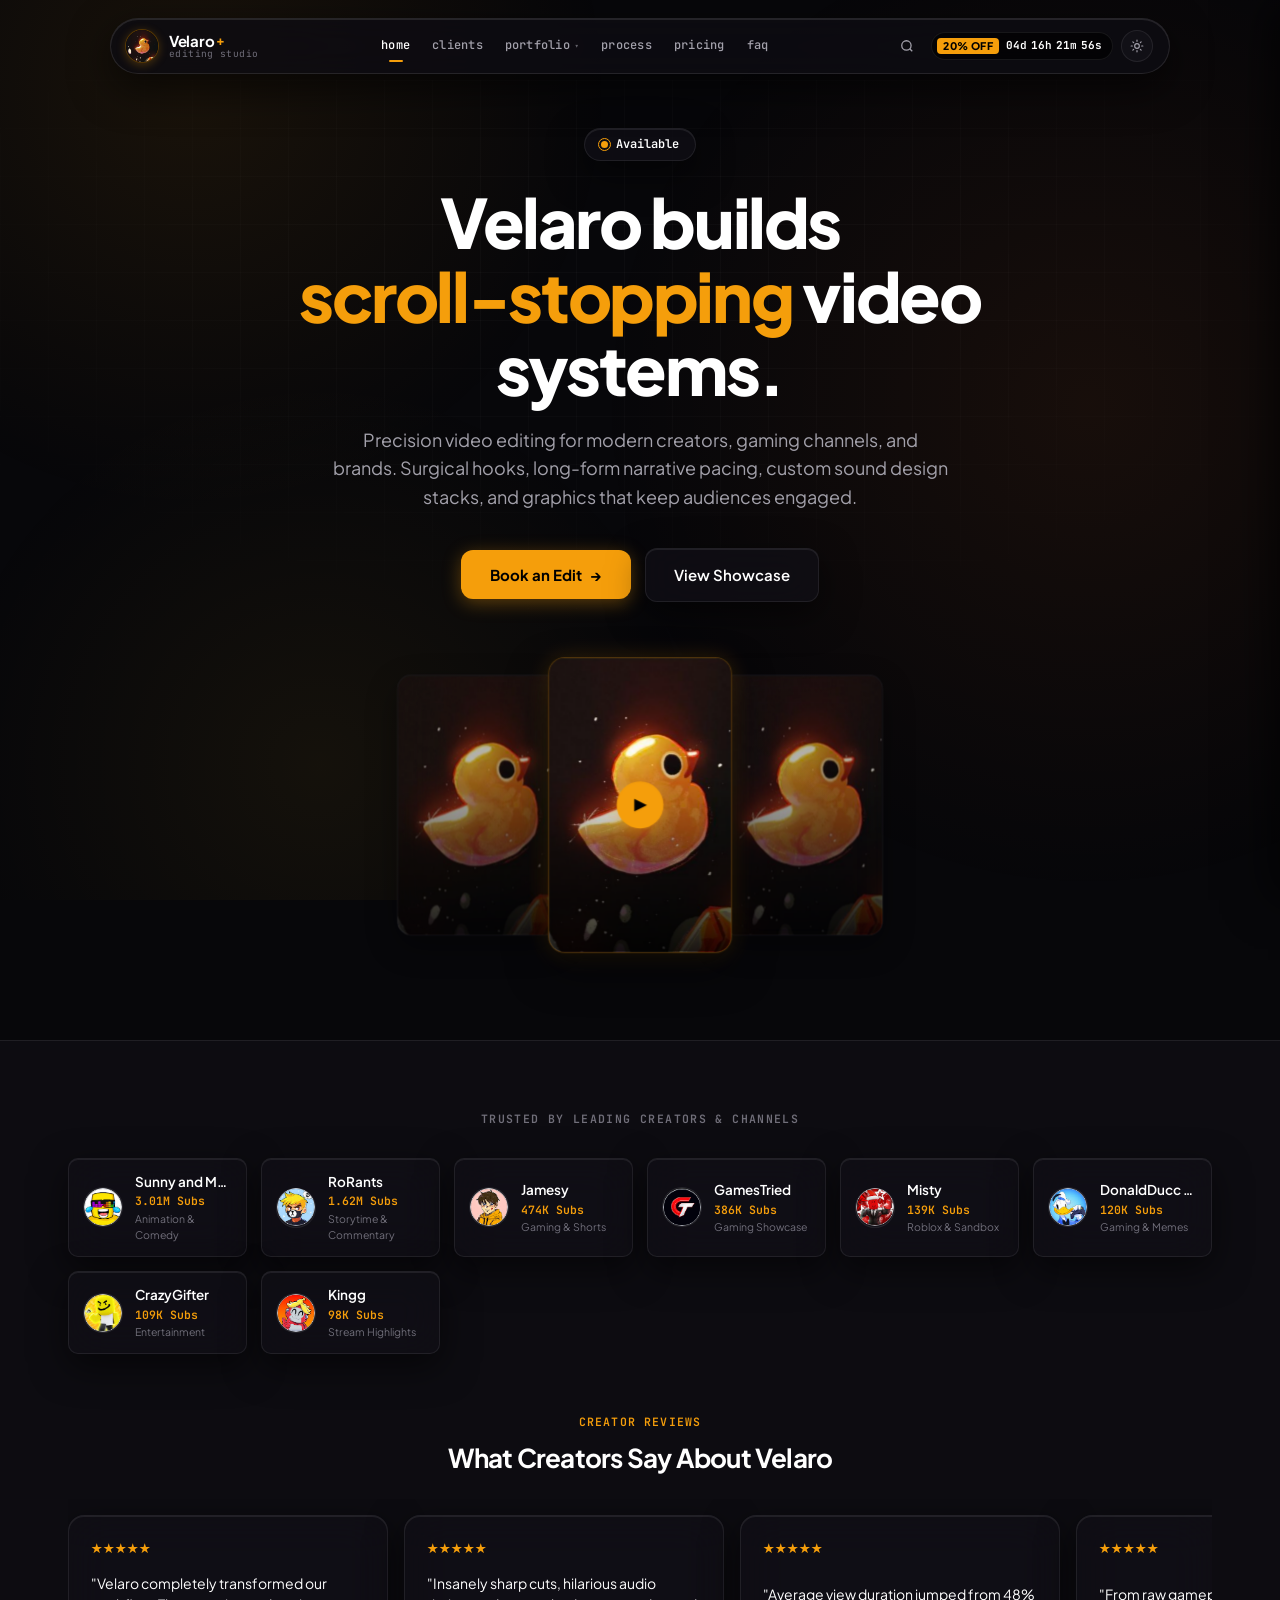
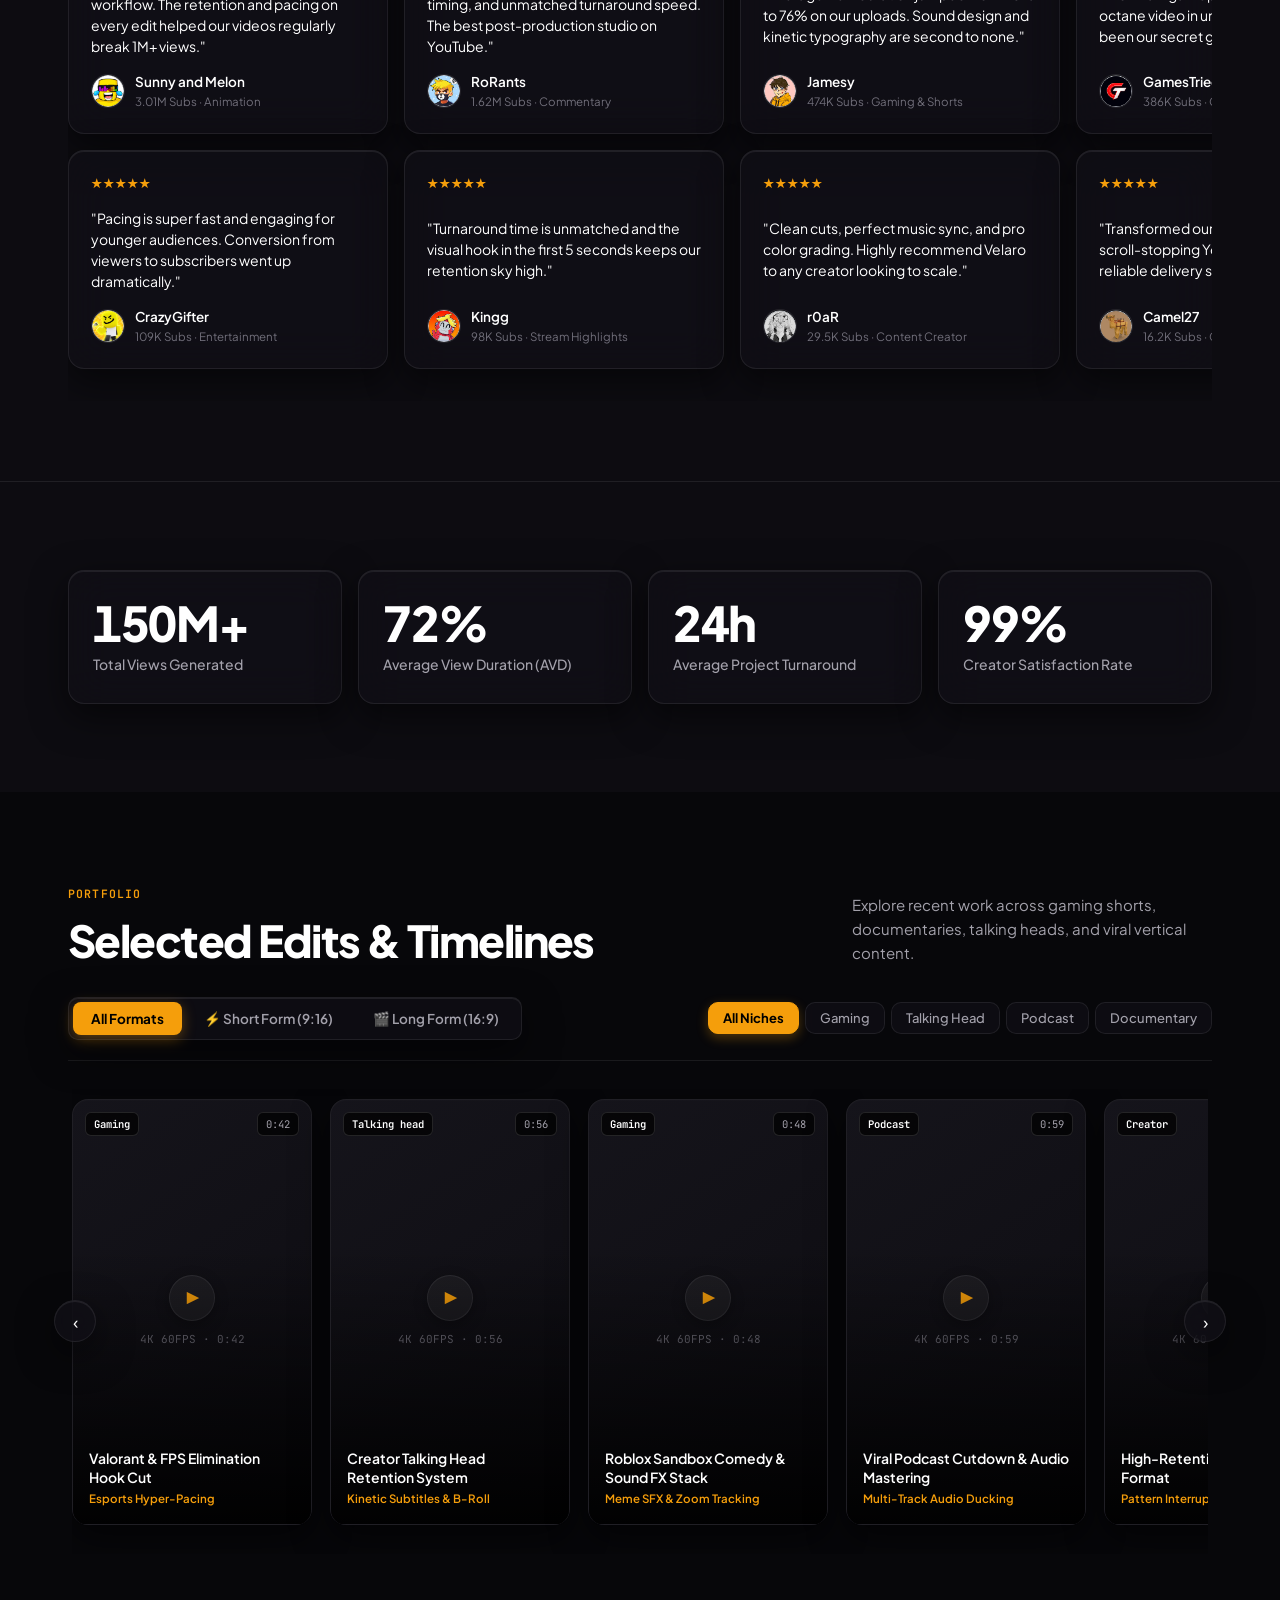
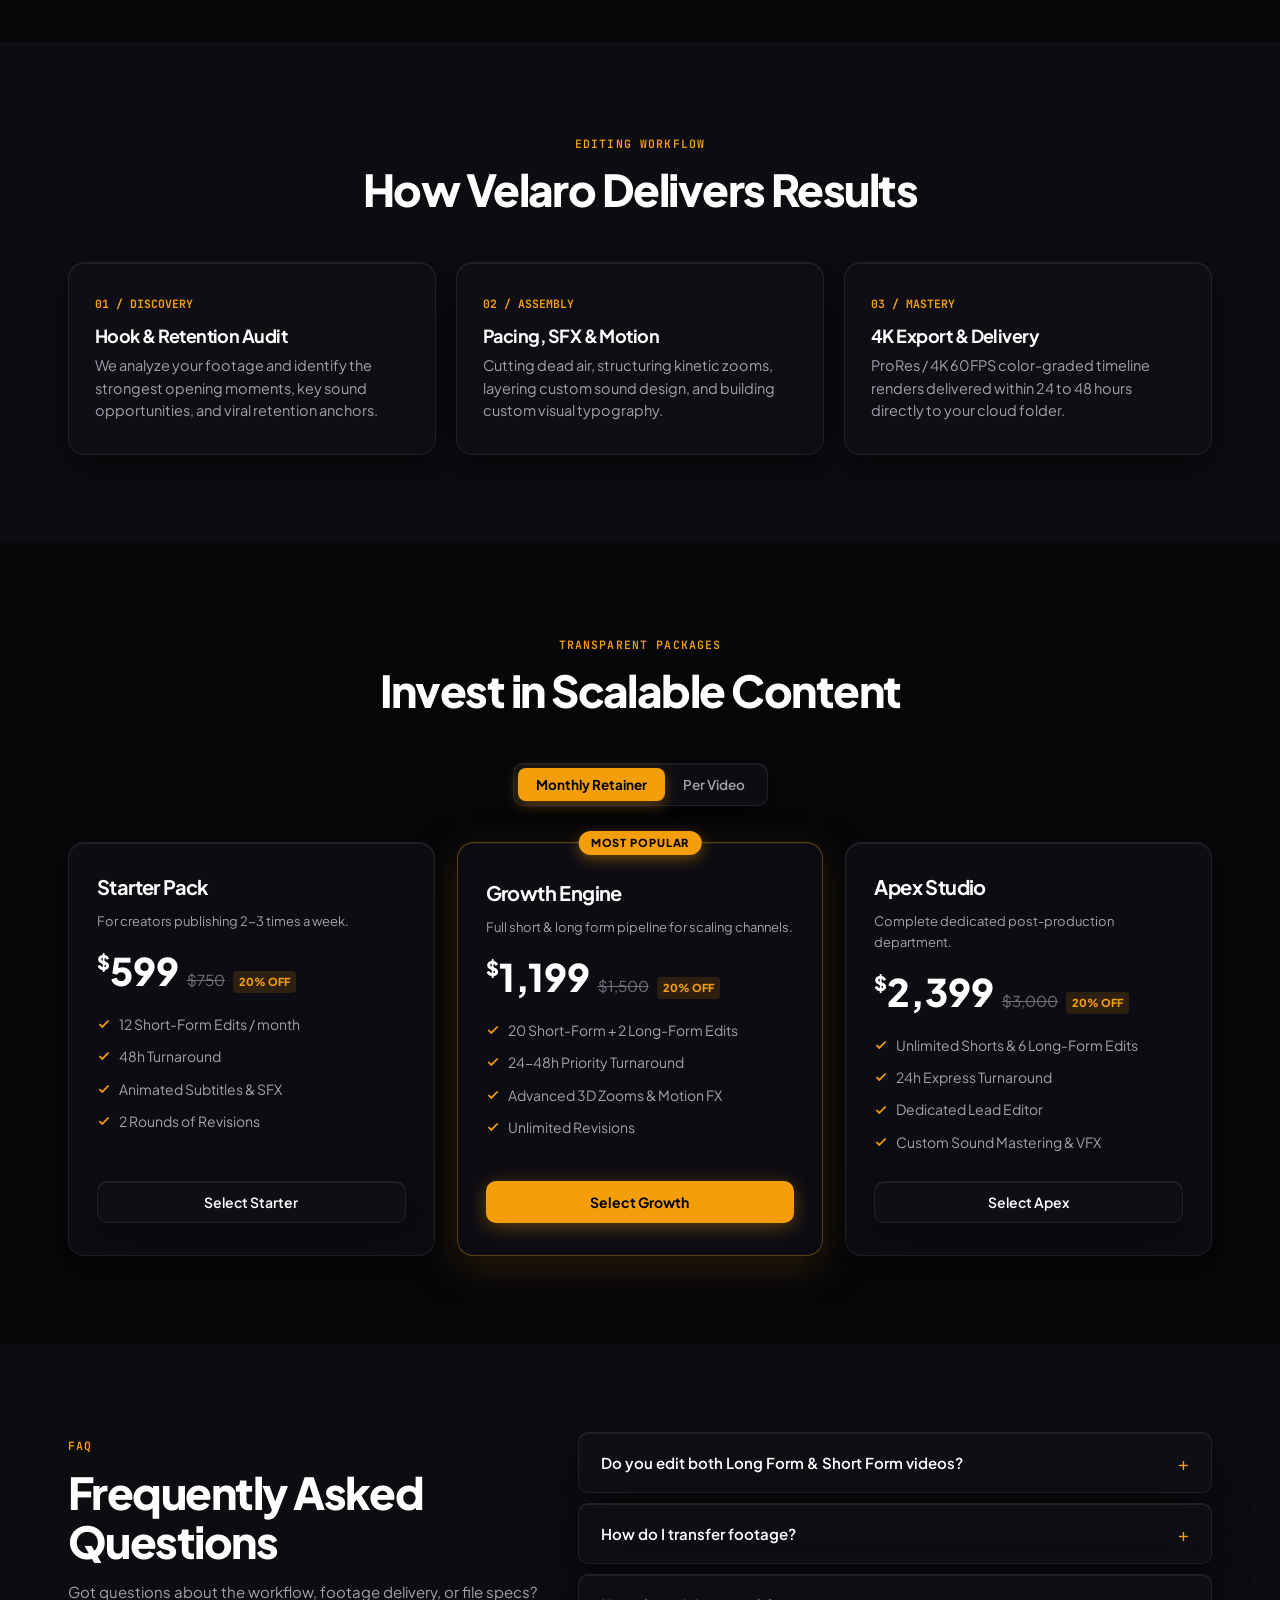
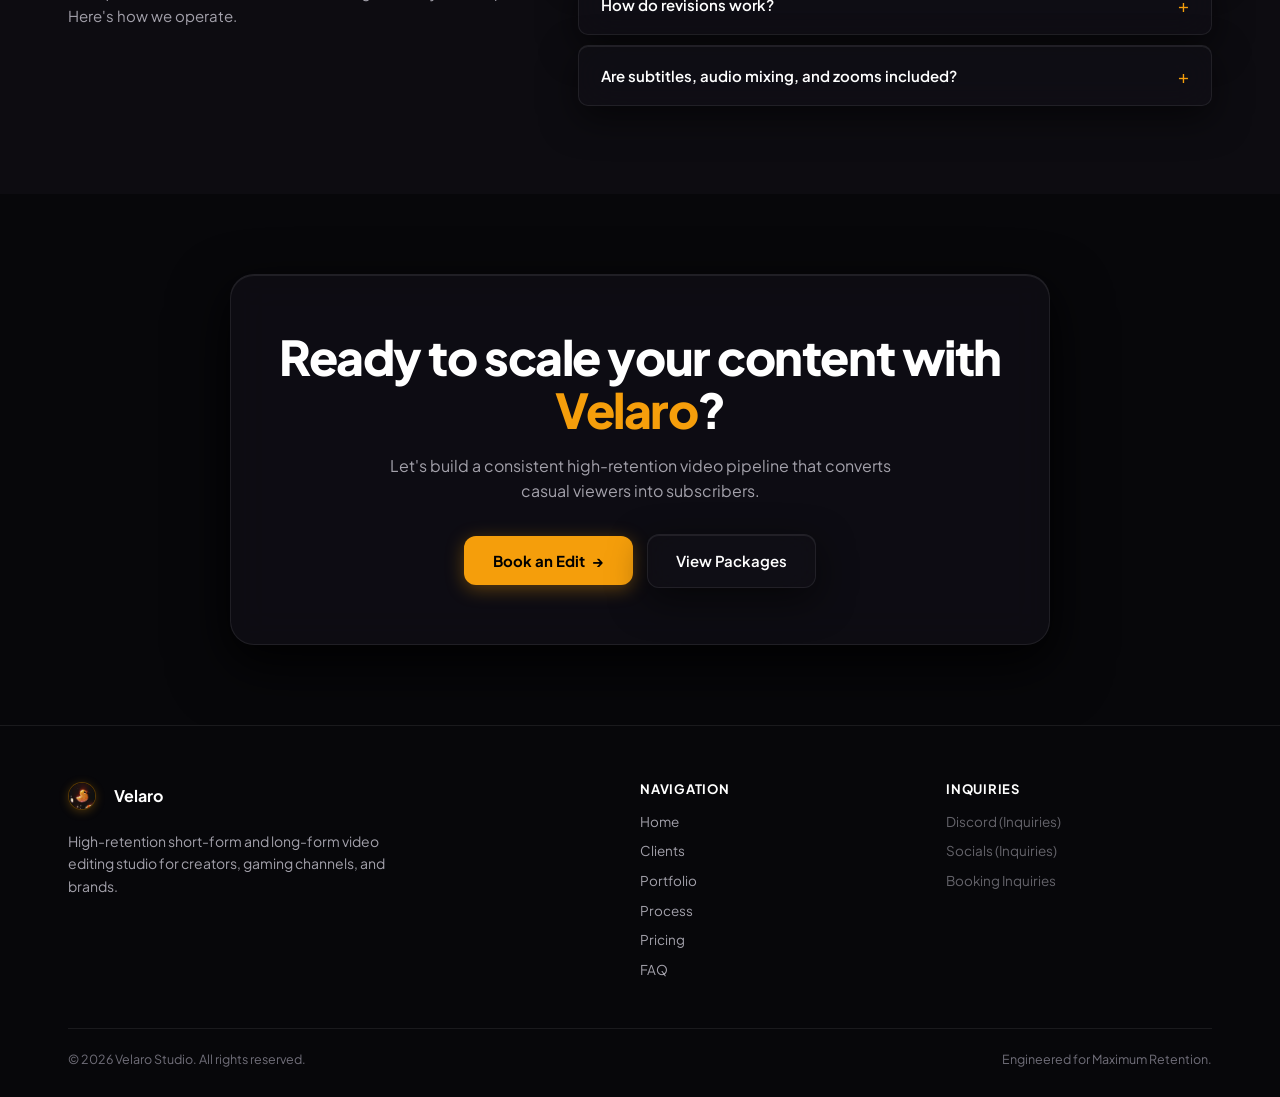
<file: index.html>
<!DOCTYPE html>
<html lang="en" data-theme="dark">
<head>
<meta charset="UTF-8" />
<meta name="viewport" content="width=device-width, initial-scale=1.0" />
<title>Velaro — Video Editing Studio</title>
<meta name="description" content="Velaro builds high-retention video editing systems for creators, brands, and channels. Long-form and short-form video architecture." />
<link rel="icon" type="image/png" href="logo.png" id="site-favicon" />

<!-- Theme & Accent setup -->
<script>
  (function () {
    try {
      // Purge legacy red theme keys from previous sessions
      localStorage.removeItem('propanda_accent_color');
      localStorage.removeItem('propanda_status');
      localStorage.removeItem('propanda_testimonials_data');
      localStorage.removeItem('propanda_videos_data');
      localStorage.removeItem('flow_accent_color');
      localStorage.removeItem('flow_status');

      var t = localStorage.getItem('velaro-theme') || 'dark';
      document.documentElement.setAttribute('data-theme', t);
      var accent = localStorage.getItem('velaro_accent_color');
      if (!accent || accent === '#ff1e38' || accent === '#dc2626') {
        accent = '#f59e0b';
        localStorage.setItem('velaro_accent_color', '#f59e0b');
      }
      document.documentElement.style.setProperty('--accent', accent);
    } catch (e) {}
  })();
</script>

<link rel="preconnect" href="https://fonts.googleapis.com" />
<link rel="preconnect" href="https://fonts.gstatic.com" crossorigin />
<link href="https://fonts.googleapis.com/css2?family=JetBrains+Mono:wght@500;600;700&family=Plus+Jakarta+Sans:wght@400;500;600;700;800&display=swap" rel="stylesheet" />
<link rel="stylesheet" href="styles.css" />
</head>
<body>

<!-- Ambient Subtle Warm Golden Background Atmosphere -->
<div class="ambient-glow" aria-hidden="true"></div>

<!-- ============ FLOATING CAPSULE NAVIGATION ============ -->
<header class="nav-capsule-wrapper" id="nav-capsule-wrapper">
  <div class="nav-capsule" id="nav">
    <!-- Brand Info (Left) -->
    <a href="#home" class="brand-capsule" aria-label="Velaro Home">
      <div class="brand-capsule__logo">
        <img src="logo.png" alt="Velaro" class="brand__mark" id="nav-brand-logo" />
      </div>
      <div class="brand-capsule__text">
        <div class="brand-capsule__title">Velaro <span class="brand-plus">+</span></div>
        <div class="brand-capsule__sub">editing studio</div>
      </div>
    </a>

    <!-- Nav Links (Center) -->
    <nav class="nav-links-capsule" aria-label="Primary Navigation">
      <a href="#home" class="nav-link-item is-active">home</a>
      <a href="#roster" class="nav-link-item">clients</a>
      
      <!-- Portfolio with Hover Dropdown -->
      <div class="nav-dropdown-wrapper">
        <a href="#showcase" class="nav-link-item" id="nav-portfolio-btn">portfolio <span class="dropdown-arrow">▾</span></a>
        <div class="nav-dropdown-menu" id="nav-portfolio-dropdown">
          <a href="#showcase" class="nav-dropdown-item js-filter-format" data-format="short">
            <span class="dropdown-icon">⚡</span>
            <div>
              <div class="dropdown-title">Short Form</div>
              <div class="dropdown-desc">Vertical 9:16 Reels, Shorts &amp; TikToks</div>
            </div>
          </a>
          <a href="#showcase" class="nav-dropdown-item js-filter-format" data-format="long">
            <span class="dropdown-icon">🎬</span>
            <div>
              <div class="dropdown-title">Long Form</div>
              <div class="dropdown-desc">Horizontal 16:9 YouTube &amp; Documentaries</div>
            </div>
          </a>
        </div>
      </div>

      <a href="#process" class="nav-link-item">process</a>
      <a href="#pricing" class="nav-link-item">pricing</a>
      <a href="#faq" class="nav-link-item">faq</a>
    </nav>

    <!-- Nav Actions (Right) -->
    <div class="nav-actions-capsule">
      <button class="nav-icon-btn" id="nav-search-btn" title="Filter Portfolio" aria-label="Filter portfolio">
        <svg width="14" height="14" viewBox="0 0 24 24" fill="none" stroke="currentColor" stroke-width="2.2"><circle cx="11" cy="11" r="8"/><line x1="21" y1="21" x2="16.65" y2="16.65"/></svg>
      </button>

      <!-- Discount Offer Pill -->
      <a href="#pricing" class="nav-offer-pill" title="Limited Time Special Offer">
        <span class="nav-offer-badge">20% OFF</span>
        <span class="nav-offer-timer" id="countdown" aria-label="Offer countdown">
          <span><b id="cd-d">04</b>d</span>
          <span><b id="cd-h">16</b>h</span>
          <span><b id="cd-m">22</b>m</span>
          <span><b id="cd-s">00</b>s</span>
        </span>
      </a>

      <button class="theme-toggle-capsule" id="theme-toggle" aria-label="Toggle dark mode" title="Toggle theme">
        <svg class="icon-sun" viewBox="0 0 24 24" width="14" height="14" fill="none" stroke="currentColor" stroke-width="2" stroke-linecap="round"><circle cx="12" cy="12" r="4"/><path d="M12 2v2M12 20v2M4.9 4.9l1.4 1.4M17.7 17.7l1.4 1.4M2 12h2M20 12h2M4.9 19.1l1.4-1.4M17.7 6.3l1.4-1.4"/></svg>
        <svg class="icon-moon" viewBox="0 0 24 24" width="14" height="14" fill="none" stroke="currentColor" stroke-width="2" stroke-linecap="round"><path d="M21 12.8A9 9 0 1 1 11.2 3a7 7 0 0 0 9.8 9.8z"/></svg>
      </button>

      <button class="hamburger-capsule" id="hamburger" aria-label="Open menu" aria-expanded="false">
        <span></span><span></span>
      </button>
    </div>
  </div>
</header>

<!-- Mobile Menu -->
<div class="mobile-menu" id="mobile-menu" aria-hidden="true">
  <a href="#home">Home</a>
  <a href="#roster">Clients</a>
  <a href="#showcase" class="js-filter-format" data-format="short">Portfolio — Short Form</a>
  <a href="#showcase" class="js-filter-format" data-format="long">Portfolio — Long Form</a>
  <a href="#process">Process</a>
  <a href="#pricing">Pricing</a>
  <a href="#faq">FAQ</a>
  <button type="button" class="btn btn--primary btn--block btn--inert" style="margin-top: 14px;">Book an Edit</button>
</div>

<main id="home">

<!-- ============ HERO SECTION ============ -->
<section class="hero">
  <div class="grid-bg" aria-hidden="true"></div>

  <div class="wrap hero__inner reveal">
    <div class="hero-badge-pill" id="availability-pill">
      <span class="hero-badge-dot"></span>
      <span id="availability-text">Available</span>
    </div>

    <h1 class="hero__title">
      Velaro builds <br />
      <span class="rotator-text" id="rotator-text">high-retention</span> video systems.
    </h1>

    <p class="hero__sub">
      Precision video editing for modern creators, gaming channels, and brands. Surgical hooks, long-form narrative pacing, custom sound design stacks, and graphics that keep audiences engaged.
    </p>

    <div class="hero__cta">
      <button type="button" class="btn btn--primary btn--lg btn--inert">
        Book an Edit <span aria-hidden="true">→</span>
      </button>
      <a href="#showcase" class="btn btn--dark btn--lg">
        View Showcase
      </a>
    </div>

    <!-- Interactive Deck Visualizer -->
    <div class="deck" id="hero-deck" aria-label="Preview video frames">
      <div class="deck__card deck__card--l">
        <img src="logo.png" alt="Edit Reel Preview 1" />
        <div class="deck__overlay"></div>
      </div>
      <div class="deck__card deck__card--c">
        <img src="logo.png" alt="Edit Reel Preview Active" />
        <div class="deck__overlay"></div>
        <div class="deck__play" aria-hidden="true">▶</div>
      </div>
      <div class="deck__card deck__card--r">
        <img src="logo.png" alt="Edit Reel Preview 2" />
        <div class="deck__overlay"></div>
      </div>
    </div>
  </div>
</section>

<!-- ============ CLIENT ROSTER & REVIEWS SECTION ============ -->
<section class="clients-section" id="roster">
  <div class="wrap">
    <div class="clients-head">
      <span class="clients-head__label">Trusted by Leading Creators &amp; Channels</span>
    </div>

    <!-- Client Chips Grid (Creators from Roster) -->
    <div class="clients-grid reveal-stagger" id="clients-container">
      <div class="client-chip">
        <img src="assets/creators/sunnyandmelon.png" alt="Sunny and Melon" class="client-chip__avatar" />
        <div class="client-chip__info">
          <span class="client-chip__name">Sunny and Melon</span>
          <span class="client-chip__subs">3.01M Subs</span>
          <span class="client-chip__tag">Animation &amp; Comedy</span>
        </div>
      </div>
      <div class="client-chip">
        <img src="assets/creators/rorants.png" alt="RoRants" class="client-chip__avatar" />
        <div class="client-chip__info">
          <span class="client-chip__name">RoRants</span>
          <span class="client-chip__subs">1.62M Subs</span>
          <span class="client-chip__tag">Storytime &amp; Commentary</span>
        </div>
      </div>
      <div class="client-chip">
        <img src="assets/creators/jamesy.png" alt="Jamesy" class="client-chip__avatar" />
        <div class="client-chip__info">
          <span class="client-chip__name">Jamesy</span>
          <span class="client-chip__subs">474K Subs</span>
          <span class="client-chip__tag">Gaming &amp; Shorts</span>
        </div>
      </div>
      <div class="client-chip">
        <img src="assets/creators/gamestried.png" alt="GamesTried" class="client-chip__avatar" />
        <div class="client-chip__info">
          <span class="client-chip__name">GamesTried</span>
          <span class="client-chip__subs">386K Subs</span>
          <span class="client-chip__tag">Gaming Showcase</span>
        </div>
      </div>
      <div class="client-chip">
        <img src="assets/creators/misty.png" alt="Misty" class="client-chip__avatar" />
        <div class="client-chip__info">
          <span class="client-chip__name">Misty</span>
          <span class="client-chip__subs">139K Subs</span>
          <span class="client-chip__tag">Roblox &amp; Sandbox</span>
        </div>
      </div>
      <div class="client-chip">
        <img src="assets/creators/donaldducc.png" alt="DonaldDucc Gaming" class="client-chip__avatar" />
        <div class="client-chip__info">
          <span class="client-chip__name">DonaldDucc Gaming</span>
          <span class="client-chip__subs">120K Subs</span>
          <span class="client-chip__tag">Gaming &amp; Memes</span>
        </div>
      </div>
      <div class="client-chip">
        <img src="assets/creators/crazygifter.png" alt="CrazyGifter" class="client-chip__avatar" />
        <div class="client-chip__info">
          <span class="client-chip__name">CrazyGifter</span>
          <span class="client-chip__subs">109K Subs</span>
          <span class="client-chip__tag">Entertainment</span>
        </div>
      </div>
      <div class="client-chip">
        <img src="assets/creators/kingg.png" alt="Kingg" class="client-chip__avatar" />
        <div class="client-chip__info">
          <span class="client-chip__name">Kingg</span>
          <span class="client-chip__subs">98K Subs</span>
          <span class="client-chip__tag">Stream Highlights</span>
        </div>
      </div>
    </div>

    <!-- Verified Client Reviews Carousel -->
    <div style="margin-top: 54px;">
      <div class="section-head reveal" style="margin-bottom: 26px;">
        <span class="eyebrow">Creator Reviews</span>
        <h3 style="font-size: 26px; font-weight: 700;">What Creators Say About Velaro</h3>
      </div>
      
      <div class="tmarquee" id="quotes-container">
        <!-- Rendered dynamically by main.js with all creator client reviews -->
      </div>
    </div>
  </div>
</section>

<!-- ============ METRICS & STATS ============ -->
<section class="section section--alt">
  <div class="wrap">
    <div class="stats-grid reveal-stagger">
      <div class="stat-box">
        <div class="stat__num" data-target="150" data-suffix="M+">0</div>
        <div class="stat__label">Total Views Generated</div>
      </div>
      <div class="stat-box">
        <div class="stat__num" data-target="72" data-suffix="%">0</div>
        <div class="stat__label">Average View Duration (AVD)</div>
      </div>
      <div class="stat-box">
        <div class="stat__num" data-target="24" data-suffix="h">0</div>
        <div class="stat__label">Average Project Turnaround</div>
      </div>
      <div class="stat-box">
        <div class="stat__num" data-target="99" data-suffix="%">0</div>
        <div class="stat__label">Creator Satisfaction Rate</div>
      </div>
    </div>
  </div>
</section>

<!-- ============ SHOWCASE / PORTFOLIO (Short & Long Form) ============ -->
<section class="section" id="showcase">
  <div class="wrap">
    <div class="section-head section-head--split reveal">
      <div>
        <span class="eyebrow">Portfolio</span>
        <h2 class="section-title">Selected Edits &amp; Timelines</h2>
      </div>
      <p class="section-lead">
        Explore recent work across gaming shorts, documentaries, talking heads, and viral vertical content.
      </p>
    </div>

    <!-- Format & Category Control Bar -->
    <div class="portfolio-format-bar reveal">
      <div class="format-toggle" role="tablist" aria-label="Format Selector">
        <button class="format-btn is-active" id="fmt-all" data-format="all">All Formats</button>
        <button class="format-btn" id="fmt-short" data-format="short">⚡ Short Form (9:16)</button>
        <button class="format-btn" id="fmt-long" data-format="long">🎬 Long Form (16:9)</button>
      </div>

      <div class="filter-pills" id="category-filters">
        <button class="filter-pill is-active" data-filter="all">All Niches</button>
        <button class="filter-pill" data-filter="gaming">Gaming</button>
        <button class="filter-pill" data-filter="talking-head">Talking Head</button>
        <button class="filter-pill" data-filter="podcast">Podcast</button>
        <button class="filter-pill" data-filter="documentary">Documentary</button>
      </div>
    </div>

    <!-- Showcase Carousel -->
    <div class="carousel reveal">
      <button class="carousel__arrow carousel__arrow--prev" id="carousel-prev" aria-label="Previous edit">‹</button>
      <div class="showcase-grid" id="showcase-container">
        <!-- Rendered dynamically by main.js -->
      </div>
      <button class="carousel__arrow carousel__arrow--next" id="carousel-next" aria-label="Next edit">›</button>
    </div>
  </div>
</section>

<!-- ============ PROCESS SECTION (BENTO GRID) ============ -->
<section class="section section--alt" id="process">
  <div class="wrap">
    <div class="section-head reveal">
      <span class="eyebrow">Editing Workflow</span>
      <h2 class="section-title">How Velaro Delivers Results</h2>
    </div>

    <div class="bento-grid reveal-stagger">
      <div class="bento-card">
        <span class="bento-num">01 / DISCOVERY</span>
        <h3>Hook &amp; Retention Audit</h3>
        <p>We analyze your footage and identify the strongest opening moments, key sound opportunities, and viral retention anchors.</p>
      </div>
      <div class="bento-card">
        <span class="bento-num">02 / ASSEMBLY</span>
        <h3>Pacing, SFX &amp; Motion</h3>
        <p>Cutting dead air, structuring kinetic zooms, layering custom sound design, and building custom visual typography.</p>
      </div>
      <div class="bento-card">
        <span class="bento-num">03 / MASTERY</span>
        <h3>4K Export &amp; Delivery</h3>
        <p>ProRes / 4K 60FPS color-graded timeline renders delivered within 24 to 48 hours directly to your cloud folder.</p>
      </div>
    </div>
  </div>
</section>

<!-- ============ PRICING SECTION ============ -->
<section class="section" id="pricing">
  <div class="wrap">
    <div class="section-head reveal">
      <span class="eyebrow">Transparent Packages</span>
      <h2 class="section-title">Invest in Scalable Content</h2>
    </div>

    <div class="pricing-toggle reveal">
      <div class="toggle-switch">
        <button class="toggle-btn is-active" id="btn-monthly">Monthly Retainer</button>
        <button class="toggle-btn" id="btn-per-video">Per Video</button>
      </div>
    </div>

    <div class="pricing-grid reveal-stagger">
      <!-- Starter -->
      <div class="price-card">
        <div>
          <h3 class="price-card__title">Starter Pack</h3>
          <p class="price-card__sub">For creators publishing 2-3 times a week.</p>
          <div class="price-card__price-row">
            <div class="price-card__amount" id="price-starter"><span>$</span>599</div>
            <div class="price-card__old" id="old-starter">$750</div>
            <div class="price-card__save">20% OFF</div>
          </div>
          <ul class="price-card__features">
            <li><svg width="14" height="14" viewBox="0 0 24 24" fill="none" stroke="currentColor" stroke-width="3"><polyline points="20 6 9 17 4 12"/></svg> 12 Short-Form Edits / month</li>
            <li><svg width="14" height="14" viewBox="0 0 24 24" fill="none" stroke="currentColor" stroke-width="3"><polyline points="20 6 9 17 4 12"/></svg> 48h Turnaround</li>
            <li><svg width="14" height="14" viewBox="0 0 24 24" fill="none" stroke="currentColor" stroke-width="3"><polyline points="20 6 9 17 4 12"/></svg> Animated Subtitles &amp; SFX</li>
            <li><svg width="14" height="14" viewBox="0 0 24 24" fill="none" stroke="currentColor" stroke-width="3"><polyline points="20 6 9 17 4 12"/></svg> 2 Rounds of Revisions</li>
          </ul>
        </div>
        <button type="button" class="btn btn--dark btn--block btn--inert">Select Starter</button>
      </div>

      <!-- Growth (Featured) -->
      <div class="price-card price-card--featured">
        <div class="price-card__badge">MOST POPULAR</div>
        <div>
          <h3 class="price-card__title">Growth Engine</h3>
          <p class="price-card__sub">Full short &amp; long form pipeline for scaling channels.</p>
          <div class="price-card__price-row">
            <div class="price-card__amount" id="price-growth"><span>$</span>1,199</div>
            <div class="price-card__old" id="old-growth">$1,500</div>
            <div class="price-card__save">20% OFF</div>
          </div>
          <ul class="price-card__features">
            <li><svg width="14" height="14" viewBox="0 0 24 24" fill="none" stroke="currentColor" stroke-width="3"><polyline points="20 6 9 17 4 12"/></svg> 20 Short-Form + 2 Long-Form Edits</li>
            <li><svg width="14" height="14" viewBox="0 0 24 24" fill="none" stroke="currentColor" stroke-width="3"><polyline points="20 6 9 17 4 12"/></svg> 24-48h Priority Turnaround</li>
            <li><svg width="14" height="14" viewBox="0 0 24 24" fill="none" stroke="currentColor" stroke-width="3"><polyline points="20 6 9 17 4 12"/></svg> Advanced 3D Zooms &amp; Motion FX</li>
            <li><svg width="14" height="14" viewBox="0 0 24 24" fill="none" stroke="currentColor" stroke-width="3"><polyline points="20 6 9 17 4 12"/></svg> Unlimited Revisions</li>
          </ul>
        </div>
        <button type="button" class="btn btn--primary btn--block btn--inert">Select Growth</button>
      </div>

      <!-- Apex Studio -->
      <div class="price-card">
        <div>
          <h3 class="price-card__title">Apex Studio</h3>
          <p class="price-card__sub">Complete dedicated post-production department.</p>
          <div class="price-card__price-row">
            <div class="price-card__amount" id="price-apex"><span>$</span>2,399</div>
            <div class="price-card__old" id="old-apex">$3,000</div>
            <div class="price-card__save">20% OFF</div>
          </div>
          <ul class="price-card__features">
            <li><svg width="14" height="14" viewBox="0 0 24 24" fill="none" stroke="currentColor" stroke-width="3"><polyline points="20 6 9 17 4 12"/></svg> Unlimited Shorts &amp; 6 Long-Form Edits</li>
            <li><svg width="14" height="14" viewBox="0 0 24 24" fill="none" stroke="currentColor" stroke-width="3"><polyline points="20 6 9 17 4 12"/></svg> 24h Express Turnaround</li>
            <li><svg width="14" height="14" viewBox="0 0 24 24" fill="none" stroke="currentColor" stroke-width="3"><polyline points="20 6 9 17 4 12"/></svg> Dedicated Lead Editor</li>
            <li><svg width="14" height="14" viewBox="0 0 24 24" fill="none" stroke="currentColor" stroke-width="3"><polyline points="20 6 9 17 4 12"/></svg> Custom Sound Mastering &amp; VFX</li>
          </ul>
        </div>
        <button type="button" class="btn btn--dark btn--block btn--inert">Select Apex</button>
      </div>
    </div>
  </div>
</section>

<!-- ============ FAQ SECTION ============ -->
<section class="section section--alt" id="faq">
  <div class="wrap faq-wrap">
    <div class="reveal">
      <span class="eyebrow">FAQ</span>
      <h2 class="section-title">Frequently Asked Questions</h2>
      <p style="color: var(--ink-2); margin-top: 14px; font-size: 15px;">
        Got questions about the workflow, footage delivery, or file specs? Here's how we operate.
      </p>
    </div>

    <div class="accordion reveal-stagger">
      <div class="acc">
        <button class="acc__q" aria-expanded="false">Do you edit both Long Form &amp; Short Form videos?<span class="acc__ico" aria-hidden="true">+</span></button>
        <div class="acc__a"><p>Yes! We handle full long-form YouTube videos, documentaries, stream VOD cutdowns, and podcast episodes, as well as 9:16 vertical Shorts, TikToks, and Reels.</p></div>
      </div>
      <div class="acc">
        <button class="acc__q" aria-expanded="false">How do I transfer footage?<span class="acc__ico" aria-hidden="true">+</span></button>
        <div class="acc__a"><p>Google Drive, Dropbox, OneDrive, or Frame.io. Simply drop the raw footage link in and we start immediately.</p></div>
      </div>
      <div class="acc">
        <button class="acc__q" aria-expanded="false">How do revisions work?<span class="acc__ico" aria-hidden="true">+</span></button>
        <div class="acc__a"><p>We offer unlimited revisions on our Growth and Apex packages to make sure each cut meets your performance expectations.</p></div>
      </div>
      <div class="acc">
        <button class="acc__q" aria-expanded="false">Are subtitles, audio mixing, and zooms included?<span class="acc__ico" aria-hidden="true">+</span></button>
        <div class="acc__a"><p>Yes, all packages include animated captions, sound effects, motion graphics, and color grading at no extra charge.</p></div>
      </div>
    </div>
  </div>
</section>

<!-- ============ FINAL CTA ============ -->
<section class="cta-banner" id="contact">
  <div class="wrap">
    <div class="cta-banner__card reveal">
      <h2 class="cta__title">Ready to scale your content with <span class="text-gold">Velaro</span>?</h2>
      <p class="cta__sub">
        Let's build a consistent high-retention video pipeline that converts casual viewers into subscribers.
      </p>
      <div class="cta__btns">
        <button type="button" class="btn btn--primary btn--lg btn--inert">
          Book an Edit <span aria-hidden="true">→</span>
        </button>
        <a href="#pricing" class="btn btn--dark btn--lg">
          View Packages
        </a>
      </div>
    </div>
  </div>
</section>

</main>

<!-- ============ FOOTER ============ -->
<footer class="footer">
  <div class="wrap">
    <div class="footer__grid">
      <div class="footer__brand">
        <a href="#home" class="brand-capsule" style="display:inline-flex; margin-bottom: 8px;">
          <div class="brand-capsule__logo" style="width:28px; height:28px;">
            <img src="logo.png" alt="Velaro" class="brand__mark" />
          </div>
          <span style="font-weight:700; font-size:16px; margin-left:8px;">Velaro</span>
        </a>
        <p>
          High-retention short-form and long-form video editing studio for creators, gaming channels, and brands.
        </p>
      </div>

      <nav class="footer__col" aria-label="Footer Navigation">
        <h4>Navigation</h4>
        <a href="#home">Home</a>
        <a href="#roster">Clients</a>
        <a href="#showcase">Portfolio</a>
        <a href="#process">Process</a>
        <a href="#pricing">Pricing</a>
        <a href="#faq">FAQ</a>
      </nav>

      <div class="footer__col">
        <h4>Inquiries</h4>
        <a href="javascript:void(0)" class="text-muted" style="cursor: default; opacity: 0.6;">Discord (Inquiries)</a>
        <a href="javascript:void(0)" class="text-muted" style="cursor: default; opacity: 0.6;">Socials (Inquiries)</a>
        <a href="javascript:void(0)" class="text-muted" style="cursor: default; opacity: 0.6;">Booking Inquiries</a>
      </div>
    </div>

    <div class="footer__bar">
      <span>© 2026 Velaro Studio. All rights reserved.</span>
      <span>Engineered for Maximum Retention.</span>
    </div>
  </div>
</footer>

<!-- ============ VIDEO MODAL ============ -->
<div class="modal" id="modal" aria-hidden="true" role="dialog" aria-modal="true" aria-label="Video player">
  <div class="modal__backdrop" data-close></div>
  <div class="modal__box">
    <button class="modal__close" data-close aria-label="Close video">✕</button>
    <div class="modal__frame" id="modal-frame"></div>
  </div>
</div>

<script src="main.js"></script>
</body>
</html>
</file>
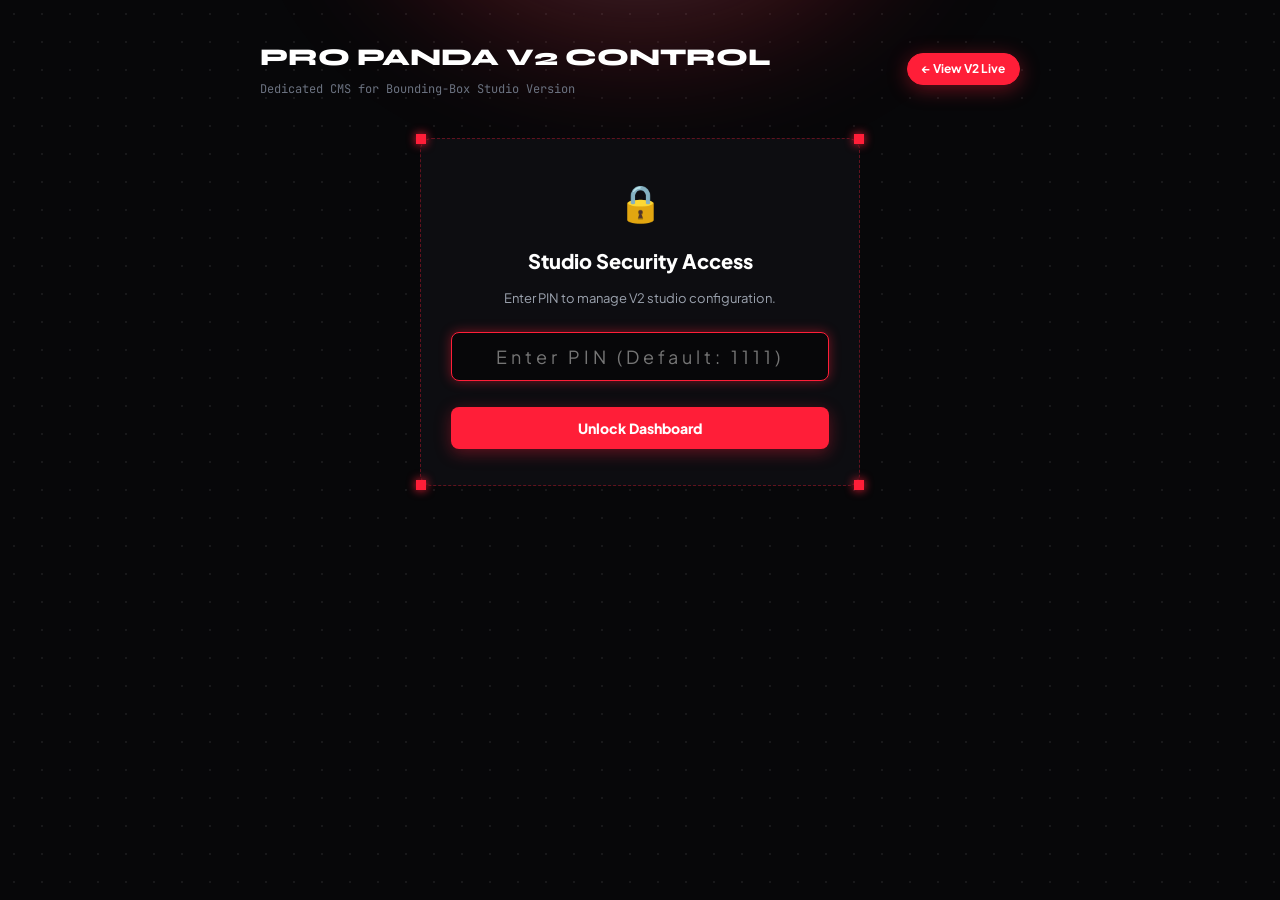
<file: admin-v2.html>
<!DOCTYPE html>
<html lang="en">
<head>
  <meta charset="UTF-8" />
  <meta name="viewport" content="width=device-width, initial-scale=1.0" />
  <title>Pro Panda V2 — Studio Control Panel</title>
  <link rel="icon" href="logo.png" />
  <link rel="stylesheet" href="v2-styles.css" />
  <style>
    .admin-wrap { max-width: 800px; margin: 40px auto 80px; padding: 0 20px; position: relative; z-index: 5; }
    .admin-card { background: rgba(14, 14, 18, 0.95); backdrop-filter: blur(28px); border: 1.5px dashed rgba(255, 30, 56, 0.35); border-radius: 12px; padding: 36px 30px; position: relative; }
    .admin-tabs { display: flex; gap: 8px; margin-bottom: 28px; flex-wrap: wrap; border-bottom: 1px solid var(--border); padding-bottom: 16px; }
    .admin-tab-btn { font-family: "JetBrains Mono", monospace; font-size: 12px; font-weight: 600; padding: 8px 16px; border-radius: 8px; background: rgba(255, 255, 255, 0.05); color: var(--ink-dim); transition: all .2s; }
    .admin-tab-btn:hover { color: #fff; background: rgba(255, 255, 255, 0.1); }
    .admin-tab-btn.is-active { background: var(--accent); color: #fff; font-weight: 700; box-shadow: 0 0 16px var(--accent-glow); }
    .pane { display: none; }
    .pane.is-active { display: block; }
    .input-grp { margin-bottom: 20px; }
    .input-lbl { display: block; font-family: "JetBrains Mono", monospace; font-size: 11.5px; font-weight: 700; text-transform: uppercase; color: var(--accent); margin-bottom: 8px; }
    .input-ctrl { width: 100%; background: #070709; border: 1px solid var(--border-strong); border-radius: 8px; padding: 12px 16px; color: #fff; font-family: inherit; font-size: 14px; outline: none; transition: border-color .2s; }
    .input-ctrl:focus { border-color: var(--accent); box-shadow: 0 0 12px var(--accent-glow); }
    .save-btn { background: var(--accent); color: #fff; font-weight: 800; font-size: 14px; padding: 12px 28px; border-radius: 8px; border: none; cursor: pointer; transition: all .2s; margin-top: 10px; box-shadow: 0 4px 16px rgba(255, 30, 56, 0.35); }
    .save-btn:hover { background: var(--accent-hover); box-shadow: 0 6px 22px var(--accent-glow); transform: translateY(-2px); }
    .lock-box { display: flex; align-items: center; gap: 12px; background: rgba(255, 30, 56, 0.1); border: 1px solid rgba(255, 30, 56, 0.3); border-radius: 8px; padding: 12px 16px; margin-bottom: 20px; font-size: 13px; color: #fca5a5; }
    .toast-msg { position: fixed; bottom: 30px; left: 50%; transform: translateX(-50%) translateY(100px); background: var(--accent); color: #fff; font-weight: 800; font-size: 13px; font-family: "JetBrains Mono", monospace; padding: 10px 24px; border-radius: 100px; opacity: 0; pointer-events: none; transition: all .3s var(--ease); z-index: 100; box-shadow: 0 6px 20px rgba(255, 30, 56, 0.4); }
    .toast-msg.is-show { transform: translateX(-50%) translateY(0); opacity: 1; }
  </style>
</head>
<body>

<div class="dot-grid" aria-hidden="true"></div>
<div class="top-spotlight" aria-hidden="true"></div>

<div class="admin-wrap">
  
  <div style="display: flex; justify-content: space-between; align-items: center; margin-bottom: 24px;">
    <div>
      <h1 style="font-family: 'Syne', sans-serif; font-size: 24px; font-weight: 800; margin: 0;">PRO PANDA V2 CONTROL</h1>
      <p style="font-family: 'JetBrains Mono', monospace; font-size: 12px; color: var(--ink-muted); margin: 4px 0 0;">Dedicated CMS for Bounding-Box Studio Version</p>
    </div>
    <a href="v2.html" class="hero-pill-btn" style="font-size: 12px; padding: 6px 14px;">← View V2 Live</a>
  </div>

  <!-- AUTH FORM (PIN: 1111) -->
  <div id="auth-box" class="admin-card" style="text-align: center; max-width: 440px; margin: 40px auto;">
    <span class="handle handle--tl"></span>
    <span class="handle handle--tr"></span>
    <span class="handle handle--bl"></span>
    <span class="handle handle--br"></span>
    <div style="font-size: 36px; margin-bottom: 12px;">🔒</div>
    <h2 style="font-size: 20px; font-weight: 800; margin-bottom: 6px;">Studio Security Access</h2>
    <p style="font-size: 13px; color: var(--ink-dim); margin-bottom: 24px;">Enter PIN to manage V2 studio configuration.</p>
    <form id="pin-form">
      <input type="password" id="pin-val" class="input-ctrl" placeholder="Enter PIN (Default: 1111)" style="text-align: center; letter-spacing: 4px; font-size: 18px; margin-bottom: 16px;" required autofocus />
      <button type="submit" class="save-btn" style="width: 100%;">Unlock Dashboard</button>
    </form>
    <div id="err-text" style="color: var(--accent); font-size: 12px; margin-top: 12px; display: none;">Invalid PIN. Please try again.</div>
  </div>

  <!-- DASHBOARD SECTION -->
  <div id="dash-box" class="admin-card" style="display: none;">
    <!-- 4 Transform Handles -->
    <span class="handle handle--tl"></span>
    <span class="handle handle--tr"></span>
    <span class="handle handle--bl"></span>
    <span class="handle handle--br"></span>

    <!-- Navigation Tabs -->
    <nav class="admin-tabs">
      <button class="admin-tab-btn is-active" data-pane="about">01 / About Bio</button>
      <button class="admin-tab-btn" data-pane="pipeline">02 / Pipeline Steps</button>
      <button class="admin-tab-btn" data-pane="software">03 / Software Stack</button>
      <button class="admin-tab-btn" data-pane="brand">04 / Logo &amp; Brand</button>
      <button class="admin-tab-btn" data-pane="videos">05 / Videos (Locked)</button>
    </nav>

    <!-- PANE 1: ABOUT BIO -->
    <div class="pane is-active" id="pane-about">
      <div class="input-grp">
        <label class="input-lbl" for="bio-title">About Title Headline</label>
        <input type="text" id="bio-title" class="input-ctrl" value="High-retention short-form and long-form video architecture for scaling channels." />
      </div>
      <div class="input-grp">
        <label class="input-lbl" for="bio-desc">About Description (HTML supported)</label>
        <textarea id="bio-desc" class="input-ctrl" rows="4">We transform raw footage into <span class="about-highlight">algorithm-ready</span> content. Specializing in fast pacing, custom sound design stacks, dynamic 3D keyframe zooms, and viral retention engineering that increases Average View Duration.</textarea>
      </div>
      <button class="save-btn js-save">Save Bio Content 🚀</button>
    </div>

    <!-- PANE 2: PIPELINE STEPS -->
    <div class="pane" id="pane-pipeline">
      <p style="font-size: 13px; color: var(--ink-dim); margin-bottom: 20px;">Customize the numbered service badges displayed on the homepage (1 through 5).</p>
      <div class="input-grp">
        <label class="input-lbl">Step 1</label>
        <input type="text" id="pipe-1" class="input-ctrl" value="Hook Extraction" />
      </div>
      <div class="input-grp">
        <label class="input-lbl">Step 2</label>
        <input type="text" id="pipe-2" class="input-ctrl" value="Kinetic Subtitles" />
      </div>
      <div class="input-grp">
        <label class="input-lbl">Step 3</label>
        <input type="text" id="pipe-3" class="input-ctrl" value="Sound Design Stack" />
      </div>
      <div class="input-grp">
        <label class="input-lbl">Step 4</label>
        <input type="text" id="pipe-4" class="input-ctrl" value="Color &amp; Motion FX" />
      </div>
      <div class="input-grp">
        <label class="input-lbl">Step 5 (Highlight)</label>
        <input type="text" id="pipe-5" class="input-ctrl" value="24-48h Delivery" />
      </div>
      <button class="save-btn js-save">Save Pipeline Steps 🚀</button>
    </div>

    <!-- PANE 3: SOFTWARE STACK -->
    <div class="pane" id="pane-software">
      <p style="font-size: 13px; color: var(--ink-dim); margin-bottom: 20px;">The active editing suite is configured as:</p>
      <ul style="list-style: none; padding: 0; display: flex; flex-direction: column; gap: 12px; font-family: 'JetBrains Mono', monospace; font-size: 13px;">
        <li style="display: flex; align-items: center; gap: 10px; background: #0c0c10; padding: 12px; border-radius: 8px; border: 1px solid var(--border);">
          <span style="color: #9999ff; font-weight: 700;">[ Pr ]</span> Adobe Premiere Pro — Timeline Cutting &amp; Audio Leveling
        </li>
        <li style="display: flex; align-items: center; gap: 10px; background: #0c0c10; padding: 12px; border-radius: 8px; border: 1px solid var(--border);">
          <span style="color: #d291ff; font-weight: 700;">[ Ae ]</span> Adobe After Effects — Kinetic Typography &amp; 3D Keyframing
        </li>
        <li style="display: flex; align-items: center; gap: 10px; background: #0c0c10; padding: 12px; border-radius: 8px; border: 1px solid var(--border);">
          <span style="color: #ffaa00; font-weight: 700;">[ DV ]</span> DaVinci Resolve — Color Normalization &amp; HDR Grading
        </li>
        <li style="display: flex; align-items: center; gap: 10px; background: #0c0c10; padding: 12px; border-radius: 8px; border: 1px solid var(--border);">
          <span style="color: #ffffff; font-weight: 700;">[ CC ]</span> CapCut Desktop — Fast Hook Acceleration &amp; 9:16 Cropping
        </li>
      </ul>
      <div style="font-size: 12px; color: var(--neon); margin-top: 16px;">✓ All 4 software modules active on V2 site</div>
    </div>

    <!-- PANE 4: BRANDING -->
    <div class="pane" id="pane-brand">
      <div class="input-grp">
        <label class="input-lbl" for="v2-logo-url">Logo Image URL</label>
        <input type="text" id="v2-logo-url" class="input-ctrl" placeholder="logo.png" />
      </div>
      <div style="text-align: center; margin: 20px 0;">
        <div style="font-family: 'JetBrains Mono', monospace; font-size: 11px; color: var(--ink-muted); margin-bottom: 8px;">PREVIEW</div>
        <img src="logo.png" alt="Preview" id="v2-admin-logo-prev" style="width: 80px; height: 80px; object-fit: contain; margin: 0 auto;" />
      </div>
      <button class="save-btn js-save">Save Branding 🚀</button>
    </div>

    <!-- PANE 5: VIDEOS (LOCKED) -->
    <div class="pane" id="pane-videos">
      <div class="lock-box">
        <span style="font-size: 20px;">🔒</span>
        <div><strong>Video Management Locked</strong><br/>Video editing is protected pending developer clearance.</div>
      </div>
      <p style="font-size: 13px; color: var(--ink-dim);">Existing portfolio projects remain fully operational on the V2 live showcase.</p>
    </div>

  </div>

</div>

<div id="toast" class="toast-msg">CHANGES PUBLISHED TO V2 SITE 🚀</div>

<script>
(function() {
  "use strict";
  const authBox = document.getElementById("auth-box");
  const dashBox = document.getElementById("dash-box");
  const pinForm = document.getElementById("pin-form");
  const pinVal = document.getElementById("pin-val");
  const errText = document.getElementById("err-text");
  const toast = document.getElementById("toast");

  if (sessionStorage.getItem("propanda_v2_auth") === "true") {
    showDash();
  }

  pinForm.addEventListener("submit", (e) => {
    e.preventDefault();
    const pin = pinVal.value.trim();
    if (pin === "1111" || pin === (localStorage.getItem("propanda_custom_pin") || "1111")) {
      sessionStorage.setItem("propanda_v2_auth", "true");
      showDash();
    } else {
      errText.style.display = "block";
      pinVal.value = "";
    }
  });

  function showDash() {
    authBox.style.display = "none";
    dashBox.style.display = "block";
    loadDash();
  }

  // Tabs
  const tabBtns = document.querySelectorAll(".admin-tab-btn");
  const panes = document.querySelectorAll(".pane");
  tabBtns.forEach(btn => {
    btn.addEventListener("click", () => {
      tabBtns.forEach(b => b.classList.remove("is-active"));
      panes.forEach(p => p.classList.remove("is-active"));
      btn.classList.add("is-active");
      const target = document.getElementById(`pane-${btn.dataset.pane}`);
      if (target) target.classList.add("is-active");
    });
  });

  function loadDash() {
    const savedAbout = localStorage.getItem("propanda_v2_about");
    if (savedAbout) {
      try {
        const ab = JSON.parse(savedAbout);
        if (ab.title) document.getElementById("bio-title").value = ab.title;
        if (ab.desc) document.getElementById("bio-desc").value = ab.desc;
      } catch(e) {}
    }

    const savedPipe = localStorage.getItem("propanda_v2_pipeline");
    if (savedPipe) {
      try {
        const p = JSON.parse(savedPipe);
        if (p[0]) document.getElementById("pipe-1").value = p[0].title;
        if (p[1]) document.getElementById("pipe-2").value = p[1].title;
        if (p[2]) document.getElementById("pipe-3").value = p[2].title;
        if (p[3]) document.getElementById("pipe-4").value = p[3].title;
        if (p[4]) document.getElementById("pipe-5").value = p[4].title;
      } catch(e) {}
    }

    const savedLogo = localStorage.getItem("propanda_logo_url") || "logo.png";
    const logoInput = document.getElementById("v2-logo-url");
    const logoPrev = document.getElementById("v2-admin-logo-prev");
    if (logoInput) logoInput.value = savedLogo;
    if (logoPrev) logoPrev.src = savedLogo;
  }

  function saveAll() {
    const aboutData = {
      title: document.getElementById("bio-title").value.trim(),
      desc: document.getElementById("bio-desc").value.trim()
    };
    localStorage.setItem("propanda_v2_about", JSON.stringify(aboutData));

    const pipeData = [
      { num: "1", title: document.getElementById("pipe-1").value.trim(), color: "red" },
      { num: "2", title: document.getElementById("pipe-2").value.trim(), color: "red" },
      { num: "3", title: document.getElementById("pipe-3").value.trim(), color: "red" },
      { num: "4", title: document.getElementById("pipe-4").value.trim(), color: "red" },
      { num: "5", title: document.getElementById("pipe-5").value.trim(), color: "solid" }
    ];
    localStorage.setItem("propanda_v2_pipeline", JSON.stringify(pipeData));

    const logoUrl = document.getElementById("v2-logo-url").value.trim();
    if (logoUrl) {
      localStorage.setItem("propanda_logo_url", logoUrl);
      const logoPrev = document.getElementById("v2-admin-logo-prev");
      if (logoPrev) logoPrev.src = logoUrl;
    }

    toast.classList.add("is-show");
    setTimeout(() => toast.classList.remove("is-show"), 2500);
  }

  document.querySelectorAll(".js-save").forEach(b => b.addEventListener("click", saveAll));
})();
</script>
</body>
</html>
</file>
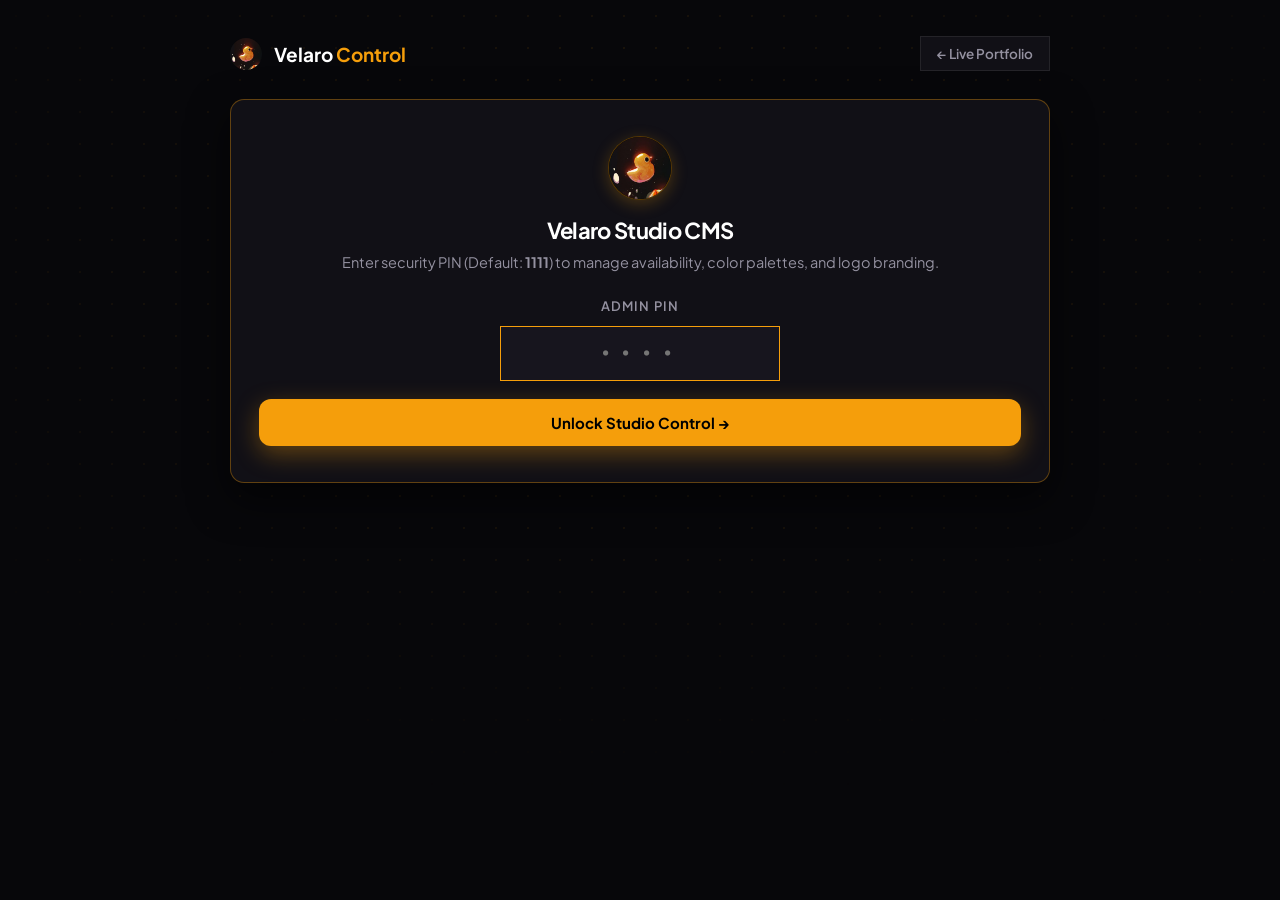
<file: admin.html>
<!DOCTYPE html>
<html lang="en" data-theme="dark">
<head>
<meta charset="UTF-8" />
<meta name="viewport" content="width=device-width, initial-scale=1.0" />
<title>Velaro — Studio Control Portal</title>
<link rel="icon" type="image/png" href="logo.png" id="admin-favicon" />
<link rel="preconnect" href="https://fonts.googleapis.com" />
<link rel="preconnect" href="https://fonts.gstatic.com" crossorigin />
<link href="https://fonts.googleapis.com/css2?family=JetBrains+Mono:wght@500;700&family=Plus+Jakarta+Sans:wght@400;500;600;700;800&display=swap" rel="stylesheet" />
<style>
  :root {
    --bg: #07070a;
    --panel: #111016;
    --card: #17151e;
    --card-hover: #1e1b27;
    --ink: #ffffff;
    --ink-dim: #9491a0;
    --border: rgba(255, 255, 255, 0.08);
    --border-strong: rgba(255, 255, 255, 0.16);
    --border-gold: rgba(245, 158, 11, 0.35);
    --accent: #f59e0b;
    --accent-hover: #fbbf24;
    --glow: rgba(245, 158, 11, 0.35);
    --radius: 14px;
    --ease: cubic-bezier(0.16, 1, 0.3, 1);
  }

  *, *::before, *::after { box-sizing: border-box; }
  body {
    margin: 0;
    background: var(--bg);
    color: var(--ink);
    font-family: "Plus Jakarta Sans", system-ui, sans-serif;
    min-height: 100vh;
    display: flex;
    flex-direction: column;
    -webkit-font-smoothing: antialiased;
  }

  /* Grid overlay */
  .grid-bg {
    position: fixed; inset: 0; pointer-events: none; z-index: 0;
    background-image: radial-gradient(rgba(245, 158, 11, 0.08) 1px, transparent 1px);
    background-size: 32px 32px;
    -webkit-mask-image: radial-gradient(ellipse 70% 60% at 50% 30%, #000 40%, transparent 100%);
    mask-image: radial-gradient(ellipse 70% 60% at 50% 30%, #000 40%, transparent 100%);
  }

  .container {
    position: relative; z-index: 2;
    width: 100%; max-width: 860px;
    margin: 0 auto; padding: 36px 20px 80px;
  }

  /* Header */
  .header {
    display: flex; align-items: center; justify-content: space-between;
    margin-bottom: 28px;
  }
  .brand {
    display: flex; align-items: center; gap: 12px;
    font-family: "Plus Jakarta Sans", sans-serif; font-weight: 700; font-size: 19px;
  }
  .brand img { width: 32px; height: 32px; border-radius: 50%; object-fit: cover; }
  .brand-gold { color: var(--accent); }
  .header-actions { display: flex; align-items: center; gap: 10px; }
  .nav-btn {
    font-size: 13.5px; font-weight: 600; color: var(--ink-dim);
    text-decoration: none; padding: 8px 16px; border-radius: var(--radius-sm);
    border: 1px solid var(--border); background: var(--panel);
    transition: all .2s; cursor: pointer;
  }
  .nav-btn:hover { color: #fff; border-color: var(--accent); background: var(--card); }

  /* Auth Card & PIN Input */
  .auth-card {
    background: var(--panel); border: 1px solid var(--border-gold);
    border-radius: var(--radius); padding: 36px 28px;
    box-shadow: 0 16px 40px rgba(0, 0, 0, 0.6);
    transition: transform .35s var(--ease), border-color .3s, opacity .35s;
    text-align: center;
  }
  .auth-icon {
    width: 64px; height: 64px; border-radius: 50%;
    background: #000; border: 1px solid var(--border-gold);
    display: grid; place-items: center; overflow: hidden;
    margin: 0 auto 16px;
    box-shadow: 0 4px 16px rgba(245, 158, 11, 0.25);
  }
  .auth-icon img { width: 100%; height: 100%; object-fit: cover; }
  .auth-card.is-shaking {
    animation: shakeAuth .45s var(--ease);
    border-color: #ef4444 !important;
  }
  .auth-card.is-success {
    border-color: var(--accent) !important;
    transform: scale(0.96);
    opacity: 0;
  }
  @keyframes shakeAuth {
    0%, 100% { transform: translateX(0); }
    20%, 60% { transform: translateX(-10px); }
    40%, 80% { transform: translateX(10px); }
  }
  .pin-field-wrapper {
    position: relative; max-width: 280px; margin: 0 auto 18px;
  }
  .pin-input-field {
    width: 100%; padding: 12px 16px; border-radius: var(--radius-sm);
    background: var(--card); border: 1px solid var(--border);
    color: #fff; font-size: 22px; font-family: "JetBrains Mono", monospace;
    text-align: center; letter-spacing: 0.35em;
    outline: none; transition: border-color .2s;
  }
  .pin-input-field:focus {
    border-color: var(--accent);
  }
  .auth-err-msg {
    display: none; color: #ef4444; font-size: 13px; font-weight: 600;
    margin: -8px 0 16px;
  }
  .auth-err-msg.is-show { display: block; }

  .main-card {
    background: var(--panel); border: 1px solid var(--border);
    border-radius: var(--radius); padding: 28px;
  }
  .auth-title {
    font-family: "Plus Jakarta Sans", sans-serif; font-size: 22px; font-weight: 700;
    margin: 0 0 8px; letter-spacing: -0.03em;
  }
  .auth-sub { color: var(--ink-dim); font-size: 14.5px; margin: 0 0 24px; line-height: 1.5; }

  /* Tabs Bar */
  .tabs-bar {
    display: flex; gap: 8px; overflow-x: auto;
    padding-bottom: 12px; margin-bottom: 24px;
    border-bottom: 1px solid var(--border);
    scrollbar-width: none;
  }
  .tabs-bar::-webkit-scrollbar { display: none; }
  .tab-btn {
    flex-shrink: 0; background: var(--card); border: 1px solid var(--border);
    color: var(--ink-dim); font-size: 14px; font-weight: 600;
    padding: 10px 18px; border-radius: 100px; cursor: pointer;
    display: flex; align-items: center; gap: 8px; transition: all .2s;
  }
  .tab-btn:hover { color: #fff; border-color: var(--border-strong); background: var(--card-hover); }
  .tab-btn.is-active {
    background: var(--accent); color: #000000; font-weight: 700;
    border-color: transparent; box-shadow: 0 4px 16px var(--glow);
  }

  /* Tab Panes */
  .tab-pane { display: none; }
  .tab-pane.is-active { display: block; animation: fadeIn .3s var(--ease); }
  @keyframes fadeIn { from { opacity: 0; transform: translateY(6px); } to { opacity: 1; transform: translateY(0); } }

  /* Inputs & Forms */
  .input-group { margin-bottom: 20px; }
  .input-label {
    display: flex; justify-content: space-between; align-items: center;
    font-size: 13px; font-weight: 600; text-transform: uppercase;
    letter-spacing: 0.08em; color: var(--ink-dim); margin-bottom: 8px;
  }
  .input-field {
    width: 100%; padding: 14px 16px; border-radius: 12px;
    background: var(--card); border: 1px solid var(--border);
    color: #fff; font-size: 15.5px; font-family: inherit;
    outline: none; transition: border-color .2s, box-shadow .2s;
  }
  .input-field:focus { border-color: var(--accent); box-shadow: 0 0 0 3px var(--glow); }

  .btn {
    padding: 14px 22px; border-radius: 12px; border: 0;
    font-family: inherit; font-weight: 700; font-size: 15px;
    cursor: pointer; display: inline-flex; align-items: center; justify-content: center; gap: 8px;
    transition: transform .2s, background .2s, box-shadow .2s; text-decoration: none;
  }
  .btn--primary {
    background: var(--accent); color: #000000;
    box-shadow: 0 8px 24px var(--glow); width: 100%;
  }
  .btn--primary:hover { background: var(--accent-hover); transform: translateY(-2px); box-shadow: 0 12px 30px var(--glow); }
  .btn--secondary {
    background: var(--card); color: #fff; border: 1px solid var(--border);
  }
  .btn--secondary:hover { background: var(--card-hover); border-color: var(--border-strong); }
  .btn--danger { background: rgba(239, 68, 68, 0.15); color: #ef4444; border: 1px solid rgba(239, 68, 68, 0.3); }
  .btn--danger:hover { background: #ef4444; color: #fff; }

  /* Status Option Cards */
  .status-grid { display: grid; grid-template-columns: 1fr; gap: 12px; margin-bottom: 20px; }
  .status-opt {
    position: relative; background: var(--card); border: 1.5px solid var(--border);
    border-radius: 16px; padding: 18px 20px; cursor: pointer;
    display: flex; align-items: center; justify-content: space-between;
    transition: all .25s var(--ease);
  }
  .status-opt:hover { background: var(--card-hover); border-color: var(--border-strong); }
  .status-opt.is-selected {
    border-color: var(--accent);
    background: rgba(245, 158, 11, 0.08);
    box-shadow: 0 0 0 2px var(--accent);
  }
  .status-info { display: flex; align-items: center; gap: 14px; }
  .status-dot { width: 12px; height: 12px; border-radius: 50%; flex-shrink: 0; }
  .dot--avail { background: #f59e0b; box-shadow: 0 0 0 4px rgba(245, 158, 11, 0.25); }
  .dot--limited { background: #f97316; box-shadow: 0 0 0 4px rgba(249, 115, 22, 0.25); }
  .dot--busy { background: #ef4444; box-shadow: 0 0 0 4px rgba(239, 68, 68, 0.25); }
  .status-label { font-size: 16px; font-weight: 700; }
  .status-desc { font-size: 13px; color: var(--ink-dim); margin-top: 2px; }
  .status-radio {
    width: 20px; height: 20px; border-radius: 50%;
    border: 2px solid var(--border-strong); display: grid; place-items: center;
  }
  .status-opt.is-selected .status-radio { border-color: var(--accent); background: var(--accent); }
  .status-opt.is-selected .status-radio::after { content: ""; width: 6px; height: 6px; border-radius: 50%; background: #000000; }

  /* Live Preview Box */
  .preview-box {
    background: #000; border: 1px solid var(--border);
    border-radius: 16px; padding: 24px 20px; text-align: center;
    margin-bottom: 24px;
  }
  .preview-title {
    font-size: 11.5px; font-weight: 700; text-transform: uppercase;
    letter-spacing: 0.1em; color: var(--ink-dim); margin-bottom: 16px;
  }

  /* Website Pill Simulation */
  .pill-preview {
    display: inline-flex; align-items: center; gap: 9px;
    font-size: 13px; font-weight: 600; color: #f5f5f7;
    background: #141416; border: 1px solid rgba(255,255,255,0.12);
    padding: 8px 18px; border-radius: 100px;
    box-shadow: 0 4px 18px rgba(0,0,0,0.3);
    transition: all .3s var(--ease);
  }
  .pill-preview.is-available .pill-preview__dot { background: #f59e0b; box-shadow: 0 0 10px #f59e0b; }
  .pill-preview.is-limited .pill-preview__dot { background: #f97316; box-shadow: 0 0 12px #f97316; }
  .pill-preview.is-busy .pill-preview__dot { background: #ef4444; box-shadow: 0 0 8px #ef4444; }
  .pill-preview__dot { width: 8px; height: 8px; border-radius: 50%; }

  /* Palette Presets */
  .presets-grid {
    display: grid; grid-template-columns: repeat(auto-fit, minmax(110px, 1fr)); gap: 10px; margin-bottom: 20px;
  }
  .swatch-btn {
    background: var(--card); border: 1.5px solid var(--border);
    border-radius: 14px; padding: 12px 10px; cursor: pointer;
    display: flex; flex-direction: column; align-items: center; gap: 8px;
    transition: all .2s;
  }
  .swatch-btn:hover { background: var(--card-hover); border-color: var(--border-strong); }
  .swatch-btn.is-active { border-color: var(--accent); box-shadow: 0 0 0 2px var(--accent); }
  .swatch-color { width: 28px; height: 28px; border-radius: 50%; box-shadow: 0 2px 8px rgba(0,0,0,0.3); }
  .swatch-name { font-size: 12.5px; font-weight: 600; color: #fff; }

  .color-picker-row {
    display: flex; gap: 12px; align-items: center; background: var(--card);
    border: 1px solid var(--border); border-radius: 12px; padding: 8px 14px;
    margin-bottom: 24px;
  }
  .color-picker-row input[type="color"] {
    width: 44px; height: 44px; border: 0; background: transparent; cursor: pointer; border-radius: 8px;
  }

  .upload-dropzone {
    border: 2px dashed var(--border-strong); border-radius: 16px;
    padding: 32px 20px; text-align: center; cursor: pointer;
    background: var(--card); transition: all .2s; margin-bottom: 18px;
  }
  .upload-dropzone:hover { border-color: var(--accent); background: var(--card-hover); }
  .logo-preview-img { max-height: 80px; max-width: 220px; object-fit: contain; margin: 12px auto; display: block; }

  .list-stack { display: flex; flex-direction: column; gap: 12px; margin-bottom: 24px; }
  .item-card {
    background: var(--card); border: 1px solid var(--border); border-radius: 16px;
    padding: 16px 20px; display: flex; align-items: center; justify-content: space-between; gap: 16px;
  }
  .item-thumb { width: 60px; height: 60px; border-radius: 10px; object-fit: cover; background: #000; flex-shrink: 0; }
  .item-body { flex: 1; min-width: 0; }
  .item-title { font-size: 15px; font-weight: 700; margin: 0 0 3px; white-space: nowrap; overflow: hidden; text-overflow: ellipsis; }
  .item-sub { font-size: 13px; color: var(--ink-dim); white-space: nowrap; overflow: hidden; text-overflow: ellipsis; }
  .item-actions { display: flex; gap: 8px; flex-shrink: 0; }

  .toast {
    position: fixed; bottom: 30px; left: 50%; transform: translateX(-50%) translateY(100px);
    background: var(--accent); color: #000000; font-weight: 800; font-size: 14.5px;
    padding: 12px 28px; border-radius: 100px; box-shadow: 0 10px 30px var(--glow);
    opacity: 0; pointer-events: none; transition: all .35s var(--ease); z-index: 100;
  }
  .toast.is-show { transform: translateX(-50%) translateY(0); opacity: 1; }

  .admin-modal {
    position: fixed; inset: 0; z-index: 200; background: rgba(0,0,0,0.85); backdrop-filter: blur(8px);
    display: none; align-items: center; justify-content: center; padding: 20px;
  }
  .admin-modal.is-open { display: flex; }
  .admin-modal__card {
    background: var(--panel); border: 1px solid var(--border-strong);
    border-radius: var(--radius); padding: 30px; width: 100%; max-width: 520px;
    box-shadow: 0 30px 80px rgba(0,0,0,0.7);
  }

  /* Lock Notice & Locked State */
  .lock-banner {
    display: flex;
    align-items: center;
    gap: 14px;
    background: rgba(245, 158, 11, 0.08);
    border: 1px solid var(--border-gold);
    border-radius: 14px;
    padding: 14px 18px;
    margin-bottom: 22px;
  }
  .lock-banner__icon {
    font-size: 22px;
    flex-shrink: 0;
  }
  .lock-banner__title {
    font-size: 14px;
    font-weight: 700;
    color: #ffffff;
    margin-bottom: 2px;
  }
  .lock-banner__desc {
    font-size: 12.5px;
    color: #a1a1aa;
    line-height: 1.4;
    margin: 0;
  }
  .is-locked-btn {
    opacity: 0.45 !important;
    cursor: not-allowed !important;
    pointer-events: none !important;
  }
  .is-locked-input {
    opacity: 0.5 !important;
    cursor: not-allowed !important;
    background: rgba(255, 255, 255, 0.03) !important;
  }
</style>
</head>
<body>

<div class="grid-bg" aria-hidden="true"></div>

<div class="container">
  <header class="header">
    <div class="brand">
      <img src="logo.png" alt="Velaro" id="admin-brand-logo" />
      <span>Velaro <span class="brand-gold">Control</span></span>
    </div>
    <div class="header-actions">
      <a href="index.html" class="nav-btn">← Live Portfolio</a>
      <button id="lock-btn" class="nav-btn" style="display: none;">Lock 🔒</button>
    </div>
  </header>

  <!-- Step 1: Security PIN Input -->
  <section class="auth-card" id="auth-section">
    <div class="auth-icon">
      <img src="logo.png" alt="Velaro" />
    </div>
    <h1 class="auth-title">Velaro Studio CMS</h1>
    <p class="auth-sub">Enter security PIN (Default: <b>1111</b>) to manage availability, color palettes, and logo branding.</p>

    <form id="auth-form">
      <div class="pin-field-wrapper">
        <label class="input-label" for="pin-input" style="justify-content: center; margin-bottom: 12px;">Admin PIN</label>
        <input type="password" id="pin-input" class="pin-input-field" placeholder="••••" maxlength="10" autofocus autocomplete="current-password" />
      </div>
      <div class="auth-err-msg" id="auth-err-msg">Incorrect PIN. Try again.</div>
      <button type="submit" class="btn btn--primary">Unlock Studio Control →</button>
    </form>
  </section>

  <!-- Step 2: Main Studio Dashboard -->
  <section class="main-card" id="dashboard-section" style="display: none;">
    <nav class="tabs-bar" aria-label="Admin Sections">
      <button class="tab-btn is-active" data-tab="status">🟡 Availability</button>
      <button class="tab-btn" data-tab="palette">🎨 Colors</button>
      <button class="tab-btn" data-tab="branding">🖼️ Logo</button>
      <button class="tab-btn" data-tab="videos">🎬 Videos</button>
      <button class="tab-btn" data-tab="reviews">💬 Reviews</button>
      <button class="tab-btn" data-tab="settings">⚙️ Settings &amp; PIN</button>
    </nav>

    <!-- TAB 1: STATUS -->
    <div class="tab-pane is-active" id="tab-status">
      <div style="margin-bottom: 20px;">
        <h2 class="auth-title" style="font-size: 22px; margin: 0;">Availability Badge</h2>
        <p class="auth-sub" style="margin: 4px 0 0;">Update real-time client availability displayed in the hero section.</p>
      </div>

      <div class="status-grid">
        <div class="status-opt is-selected" data-state="available" data-default-text="Available">
          <div class="status-info">
            <span class="status-dot dot--avail"></span>
            <div>
              <div class="status-label">Available (Default)</div>
              <div class="status-desc">Open for new video editing projects</div>
            </div>
          </div>
          <div class="status-radio"></div>
        </div>

        <div class="status-opt" data-state="limited" data-default-text="2 Slots Open">
          <div class="status-info">
            <span class="status-dot dot--limited"></span>
            <div>
              <div class="status-label">Limited Slots</div>
              <div class="status-desc">Creates urgency — 1 to 2 client spots remaining</div>
            </div>
          </div>
          <div class="status-radio"></div>
        </div>

        <div class="status-opt" data-state="busy" data-default-text="Completely Booked">
          <div class="status-info">
            <span class="status-dot dot--busy"></span>
            <div>
              <div class="status-label">Completely Booked</div>
              <div class="status-desc">Waitlist only / not accepting clients</div>
            </div>
          </div>
          <div class="status-radio"></div>
        </div>
      </div>

      <div class="input-group">
        <label class="input-label" for="custom-status-text">Badge Display Text</label>
        <input type="text" id="custom-status-text" class="input-field" value="Available" />
      </div>

      <div class="input-group">
        <label class="input-label">Flashing Dot Color</label>
        <p class="auth-sub" style="margin: 0 0 10px; font-size: 13px;">Pick any color for the pulsing status dot on the live website.</p>
        <div style="display: flex; gap: 8px; align-items: center; flex-wrap: wrap;">
          <button type="button" class="btn btn--secondary status-color-preset" data-color="#f59e0b" style="display:flex;align-items:center;gap:6px;padding:7px 12px;font-size:13px;">
            <span style="width:10px;height:10px;border-radius:50%;background:#f59e0b;box-shadow:0 0 8px #f59e0b;"></span> Amber (Velaro Gold)
          </button>
          <button type="button" class="btn btn--secondary status-color-preset" data-color="#10b981" style="display:flex;align-items:center;gap:6px;padding:7px 12px;font-size:13px;">
            <span style="width:10px;height:10px;border-radius:50%;background:#10b981;box-shadow:0 0 8px #10b981;"></span> Green (Available)
          </button>
          <button type="button" class="btn btn--secondary status-color-preset" data-color="#f97316" style="display:flex;align-items:center;gap:6px;padding:7px 12px;font-size:13px;">
            <span style="width:10px;height:10px;border-radius:50%;background:#f97316;box-shadow:0 0 8px #f97316;"></span> Honey Orange
          </button>
          <button type="button" class="btn btn--secondary status-color-preset" data-color="#ef4444" style="display:flex;align-items:center;gap:6px;padding:7px 12px;font-size:13px;">
            <span style="width:10px;height:10px;border-radius:50%;background:#ef4444;box-shadow:0 0 8px #ef4444;"></span> Red (Booked)
          </button>
        </div>
      </div>

      <div class="preview-box">
        <div class="preview-title">Live Website Badge Preview</div>
        <div class="pill-preview is-available" id="preview-pill">
          <span class="pill-preview__dot" id="preview-dot" style="background:#f59e0b;box-shadow:0 0 8px #f59e0b;"></span>
          <span id="preview-pill-text">Available</span>
        </div>
      </div>

      <button class="btn btn--primary js-save-btn">Publish Status Changes 🚀</button>
    </div>

    <!-- TAB 2: PALETTE -->
    <div class="tab-pane" id="tab-palette">
      <div style="margin-bottom: 20px;">
        <h2 class="auth-title" style="font-size: 22px; margin: 0;">Brand Color Palette</h2>
        <p class="auth-sub" style="margin: 4px 0 0;">Customize the accent color across all buttons, highlights, badges, and glows.</p>
      </div>

      <div class="input-label">Curated Color Presets</div>
      <div class="presets-grid">
        <button class="swatch-btn is-active" data-color="#f59e0b">
          <span class="swatch-color" style="background: #f59e0b;"></span>
          <span class="swatch-name">Golden Amber</span>
        </button>
        <button class="swatch-btn" data-color="#d97706">
          <span class="swatch-color" style="background: #d97706;"></span>
          <span class="swatch-name">Honey Bronze</span>
        </button>
        <button class="swatch-btn" data-color="#fbbf24">
          <span class="swatch-color" style="background: #fbbf24;"></span>
          <span class="swatch-name">Electric Gold</span>
        </button>
        <button class="swatch-btn" data-color="#f97316">
          <span class="swatch-color" style="background: #f97316;"></span>
          <span class="swatch-name">Warm Coral</span>
        </button>
        <button class="swatch-btn" data-color="#a855f7">
          <span class="swatch-color" style="background: #a855f7;"></span>
          <span class="swatch-name">Studio Violet</span>
        </button>
        <button class="swatch-btn" data-color="#ff1e38">
          <span class="swatch-color" style="background: #ff1e38;"></span>
          <span class="swatch-name">Crimson Red</span>
        </button>
      </div>

      <div class="input-label">Or Pick Custom Hex Color</div>
      <div class="color-picker-row">
        <input type="color" id="palette-picker" value="#f59e0b" />
        <input type="text" id="palette-hex" class="input-field" value="#f59e0b" placeholder="#f59e0b" style="margin: 0;" />
        <button class="btn btn--secondary" id="reset-color-btn" style="white-space: nowrap;">Reset Gold</button>
      </div>

      <div class="preview-box">
        <div class="preview-title">Color Accent Live Preview</div>
        <div style="display: flex; gap: 14px; justify-content: center; align-items: center; flex-wrap: wrap;">
          <span class="btn btn--primary" id="preview-color-btn" style="width: auto; pointer-events: none;">Book an Edit →</span>
          <span style="font-size: 15px; font-weight: 700; color: #fff;">Velaro <span id="preview-hl" style="background: var(--accent); color: #000000; padding: 2px 8px; border-radius: 6px;">Cuts</span></span>
        </div>
      </div>

      <button class="btn btn--primary js-save-btn">Apply Color Palette 🚀</button>
    </div>

    <!-- TAB 3: BRANDING -->
    <div class="tab-pane" id="tab-branding">
      <div style="margin-bottom: 20px;">
        <h2 class="auth-title" style="font-size: 22px; margin: 0;">Branding &amp; Logo</h2>
        <p class="auth-sub" style="margin: 4px 0 0;">Upload or link a custom logo image for Velaro.</p>
      </div>

      <div class="upload-dropzone" id="logo-dropzone">
        <input type="file" id="logo-file-input" accept="image/*" style="display: none;" />
        <div style="font-size: 32px; margin-bottom: 8px;">📁</div>
        <div style="font-weight: 700; font-size: 16px; margin-bottom: 4px;">Click to upload new logo image</div>
        <div style="font-size: 13px; color: var(--ink-dim);">Supports PNG, JPG, SVG, WebP</div>
      </div>

      <div class="input-group">
        <label class="input-label" for="logo-url-input">Or Enter Logo Image URL</label>
        <input type="url" id="logo-url-input" class="input-field" placeholder="logo.png" />
      </div>

      <div class="preview-box">
        <div class="preview-title">Current Logo Preview</div>
        <img src="logo.png" alt="Logo Preview" id="logo-preview-img" class="logo-preview-img" />
        <button class="btn btn--secondary" id="reset-logo-btn" style="margin-top: 12px; font-size: 13px;">Reset to Default Golden Duck Logo</button>
      </div>

      <button class="btn btn--primary js-save-btn">Save Branding Changes 🚀</button>
    </div>

    <!-- TAB 4: VIDEOS (LOCKED) -->
    <div class="tab-pane" id="tab-videos">
      <div class="lock-banner">
        <div class="lock-banner__icon">🔒</div>
        <div>
          <div class="lock-banner__title">Video Management Module Locked</div>
          <p class="lock-banner__desc">Adding, editing, and deleting showcase projects is locked pending developer clearance. Live site projects remain active.</p>
        </div>
      </div>

      <div style="display: flex; justify-content: space-between; align-items: center; margin-bottom: 20px; flex-wrap: wrap; gap: 12px;">
        <div>
          <h2 class="auth-title" style="font-size: 22px; margin: 0;">Showcase Videos</h2>
          <p class="auth-sub" style="margin: 4px 0 0;">Portfolio video library (Read-Only).</p>
        </div>
        <button class="btn btn--secondary is-locked-btn" id="add-video-btn" title="Locked by Developer">🔒 + Add Video</button>
      </div>

      <div class="list-stack" id="videos-list">
        <!-- Rendered by JS with disabled action buttons -->
      </div>

      <div style="display: flex; gap: 12px; margin-top: 20px;">
        <button class="btn btn--primary js-save-btn is-locked-btn" disabled>Save All Videos 🔒</button>
        <button class="btn btn--secondary is-locked-btn" id="reset-videos-btn" style="white-space: nowrap;" disabled>Reset Defaults</button>
      </div>
    </div>

    <!-- TAB 5: REVIEWS (LOCKED) -->
    <div class="tab-pane" id="tab-reviews">
      <div class="lock-banner">
        <div class="lock-banner__icon">🔒</div>
        <div>
          <div class="lock-banner__title">Reviews Module Locked</div>
          <p class="lock-banner__desc">Adding, editing, and deleting client reviews is locked pending developer clearance. Verified vitrine testimonials remain active.</p>
        </div>
      </div>

      <div style="display: flex; justify-content: space-between; align-items: center; margin-bottom: 20px; flex-wrap: wrap; gap: 12px;">
        <div>
          <h2 class="auth-title" style="font-size: 22px; margin: 0;">Creator Reviews</h2>
          <p class="auth-sub" style="margin: 4px 0 0;">Client testimonials library (Read-Only).</p>
        </div>
        <button class="btn btn--secondary is-locked-btn" id="add-review-btn" title="Locked by Developer">🔒 + Add Review</button>
      </div>

      <div class="list-stack" id="reviews-list">
        <!-- Rendered by JS with disabled action buttons -->
      </div>

      <div style="display: flex; gap: 12px; margin-top: 20px;">
        <button class="btn btn--primary js-save-btn is-locked-btn" disabled>Save All Reviews 🔒</button>
        <button class="btn btn--secondary is-locked-btn" id="reset-reviews-btn" style="white-space: nowrap;" disabled>Reset Defaults</button>
      </div>
    </div>

    <!-- TAB 6: SETTINGS (PIN LOCKED) -->
    <div class="tab-pane" id="tab-settings">
      <div class="lock-banner">
        <div class="lock-banner__icon">🔒</div>
        <div>
          <div class="lock-banner__title">Security PIN Modification Locked</div>
          <p class="lock-banner__desc">Changing the administrator security PIN is locked pending developer clearance. The default PIN remains active.</p>
        </div>
      </div>

      <div style="margin-bottom: 20px;">
        <h2 class="auth-title" style="font-size: 22px; margin: 0;">Admin Security Settings</h2>
        <p class="auth-sub" style="margin: 4px 0 0;">Manage master portal access PIN (Default: <b>1111</b>).</p>
      </div>

      <div class="input-group">
        <label class="input-label" for="custom-pin-input">Change Security PIN</label>
        <input type="password" id="custom-pin-input" class="input-field is-locked-input" placeholder="••••" maxlength="10" value="1111" disabled />
      </div>

      <button class="btn btn--primary js-save-btn is-locked-btn" disabled>Update Security PIN 🔒</button>
    </div>

  </section>
</div>

<div class="toast" id="toast">✓ Velaro changes published live!</div>

<script>
(function () {
  "use strict";
  const DEFAULT_PIN = "1111";
  const ADMIN_LOCKED_MODULES = true;

  const DEFAULT_VIDEOS = [
    { id: "sample-1", title: "Valorant & FPS Elimination Hook Cut", tag: "Gaming" },
    { id: "sample-2", title: "Creator Talking Head Retention System", tag: "Talking head" },
    { id: "sample-3", title: "Roblox Sandbox Comedy & Sound FX Stack", tag: "Gaming" },
    { id: "sample-4", title: "Viral Podcast Cutdown & Audio Mastering", tag: "Podcast" },
    { id: "sample-5", title: "High-Retention Creator Short Format", tag: "Creator" },
    { id: "sample-6", title: "Fortnite Clutch & Elimination Sequence", tag: "Gaming" },
    { id: "sample-7", title: "IRL Vlog Travel Opening Sequence", tag: "Creator" },
    { id: "sample-8", title: "Founder Interview Narrative Edit", tag: "Talking head" }
  ];

  const DEFAULT_QUOTES = [
    { text: "Velaro completely transformed our workflow. The retention and pacing on every edit helped our videos regularly break 1M+ views.", name: "Sunny and Melon", role: "3.01M Subs · Animation", ava: "assets/creators/sunnyandmelon.png", stars: 5 },
    { text: "Insanely sharp cuts, hilarious audio timing, and unmatched turnaround speed. The best post-production studio on YouTube.", name: "RoRants", role: "1.62M Subs · Commentary", ava: "assets/creators/rorants.png", stars: 5 },
    { text: "Average view duration jumped from 48% to 76% on our uploads. Sound design and kinetic typography are second to none.", name: "Jamesy", role: "474K Subs · Gaming & Shorts", ava: "assets/creators/jamesy.png", stars: 5 },
    { text: "From raw gameplay to a polished high-octane video in under 24 hours. Velaro has been our secret growth weapon.", name: "GamesTried", role: "386K Subs · Gaming Showcase", ava: "assets/creators/gamestried.png", stars: 5 },
    { text: "Every single video comes back clean, dynamic, and viral-ready. Revisions are almost never needed.", name: "Misty", role: "139K Subs · Roblox", ava: "assets/creators/misty.png", stars: 5 },
    { text: "Insane sound effects, smooth keyframe zooms, and flawless meme execution. Bro literally cooks on every timeline.", name: "DonaldDucc Gaming", role: "120K Subs · Gaming Memes", ava: "assets/creators/donaldducc.png", stars: 5 },
    { text: "Pacing is super fast and engaging for younger audiences. Conversion from viewers to subscribers went up dramatically.", name: "CrazyGifter", role: "109K Subs · Entertainment", ava: "assets/creators/crazygifter.png", stars: 5 },
    { text: "Turnaround time is unmatched and the visual hook in the first 5 seconds keeps our retention sky high.", name: "Kingg", role: "98K Subs · Stream Highlights", ava: "assets/creators/kingg.png", stars: 5 },
    { text: "Clean cuts, perfect music sync, and pro color grading. Highly recommend Velaro to any creator looking to scale.", name: "r0aR", role: "29.5K Subs · Content Creator", ava: "assets/creators/r0ar.png", stars: 5 },
    { text: "Transformed our raw recordings into scroll-stopping YouTube Shorts. Super reliable delivery schedule.", name: "Camel27", role: "16.2K Subs · Gaming Shorts", ava: "assets/creators/camel27.png", stars: 5 },
    { text: "Top-tier editing quality with tight sound mastering and clean motion graphics on every project.", name: "Monotone", role: "9.46K Subs · Minecraft", ava: "assets/creators/monotone.png", stars: 5 },
    { text: "Seamless communication and high production value. Velaro makes every video look like a high-budget studio cut.", name: "Tropical Paradox", role: "4.08K Subs · Creator Channel", ava: "assets/creators/tropicalparadox.png", stars: 5 }
  ];

  const authSec = document.getElementById("auth-section");
  const dashSec = document.getElementById("dashboard-section");
  const authForm = document.getElementById("auth-form");
  const pinInput = document.getElementById("pin-input");
  const lockBtn = document.getElementById("lock-btn");
  const toast = document.getElementById("toast");

  let currentState = "available";
  let currentStatusDotColor = "#f59e0b";
  let currentAccent = "#f59e0b";
  let currentLogo = "logo.png";
  let currentVideos = [...DEFAULT_VIDEOS];
  let currentReviews = [...DEFAULT_QUOTES];

  if (sessionStorage.getItem("velaro_admin_auth") === "true") {
    showDashboard();
  }

  authForm.addEventListener("submit", (e) => {
    e.preventDefault();
    const entered = pinInput.value.trim();
    if (entered === "1111" || entered === DEFAULT_PIN) {
      document.getElementById("auth-err-msg").classList.remove("is-show");
      authSec.classList.add("is-success");
      sessionStorage.setItem("velaro_admin_auth", "true");
      setTimeout(() => {
        authSec.classList.remove("is-success");
        showDashboard();
      }, 150);
    } else {
      document.getElementById("auth-err-msg").classList.add("is-show");
      authSec.classList.add("is-shaking");
      pinInput.value = "";
      pinInput.focus();
      setTimeout(() => authSec.classList.remove("is-shaking"), 480);
    }
  });

  lockBtn.addEventListener("click", () => {
    sessionStorage.removeItem("velaro_admin_auth");
    dashSec.style.display = "none";
    authSec.style.display = "block";
    lockBtn.style.display = "none";
    pinInput.value = "";
  });

  function showDashboard() {
    authSec.style.display = "none";
    dashSec.style.display = "block";
    lockBtn.style.display = "block";
    try {
      loadAllCMSData();
    } catch (err) {
      console.error("Dashboard error:", err);
    }
  }

  // Tab switching
  const tabBtns = document.querySelectorAll(".tab-btn");
  const tabPanes = document.querySelectorAll(".tab-pane");
  tabBtns.forEach((btn) => {
    btn.addEventListener("click", () => {
      tabBtns.forEach((b) => b.classList.remove("is-active"));
      tabPanes.forEach((p) => p.classList.remove("is-active"));
      btn.classList.add("is-active");
      const target = document.getElementById(`tab-${btn.dataset.tab}`);
      if (target) target.classList.add("is-active");
    });
  });

  function loadAllCMSData() {
    try {
      const savedStatus = JSON.parse(localStorage.getItem("velaro_status"));
      if (savedStatus) {
        currentState = savedStatus.state || "available";
        const statusTxt = document.getElementById("custom-status-text");
        if (statusTxt) statusTxt.value = savedStatus.text || "Available";
        if (savedStatus.dotColor) {
          setStatusDotColor(savedStatus.dotColor);
        } else {
          setStatusDotColor("#f59e0b");
        }
      } else {
        setStatusDotColor("#f59e0b");
      }
    } catch (e) {}
    selectStatusOption(currentState, false);

    const savedAccent = localStorage.getItem("velaro_accent_color") || "#f59e0b";
    setAccent(savedAccent);

    const savedLogo = localStorage.getItem("velaro_logo_url") || "logo.png";
    setLogo(savedLogo);

    renderVideoList();
    renderReviewList();
  }

  // Status handler
  const statusOpts = document.querySelectorAll(".status-opt");
  const customStatusText = document.getElementById("custom-status-text");
  const previewPill = document.getElementById("preview-pill");
  const previewPillText = document.getElementById("preview-pill-text");
  const previewDot = document.getElementById("preview-dot");
  const statusColorPresets = document.querySelectorAll(".status-color-preset");

  function setStatusDotColor(hex) {
    currentStatusDotColor = hex;
    if (previewDot) {
      previewDot.style.background = hex;
      previewDot.style.boxShadow = `0 0 8px ${hex}`;
    }
  }

  statusColorPresets.forEach((btn) => {
    btn.addEventListener("click", () => {
      setStatusDotColor(btn.dataset.color);
    });
  });

  statusOpts.forEach((opt) => {
    opt.addEventListener("click", () => {
      selectStatusOption(opt.dataset.state, true);
    });
  });

  function selectStatusOption(state, updateInput = true) {
    currentState = state;
    statusOpts.forEach((o) => o.classList.toggle("is-selected", o.dataset.state === state));
    const selected = document.querySelector(`.status-opt[data-state="${state}"]`);
    if (updateInput && selected && customStatusText) {
      customStatusText.value = selected.dataset.defaultText;
      const defaultColor = state === "busy" ? "#ef4444" : state === "limited" ? "#f97316" : "#f59e0b";
      setStatusDotColor(defaultColor);
    }
    updatePillPreview();
  }

  function updatePillPreview() {
    if (!previewPill || !previewPillText) return;
    previewPill.className = `pill-preview is-${currentState}`;
    previewPillText.textContent = (customStatusText ? customStatusText.value : "") || "Available";
    if (previewDot) {
      previewDot.style.background = currentStatusDotColor;
      previewDot.style.boxShadow = `0 0 8px ${currentStatusDotColor}`;
    }
  }
  if (customStatusText) {
    customStatusText.addEventListener("input", updatePillPreview);
  }

  // Palette handler
  const palettePicker = document.getElementById("palette-picker");
  const paletteHex = document.getElementById("palette-hex");
  const swatchBtns = document.querySelectorAll(".swatch-btn");

  function setAccent(color) {
    currentAccent = color;
    document.documentElement.style.setProperty("--accent", color);
    document.documentElement.style.setProperty("--glow", color + "44");
    if (palettePicker) palettePicker.value = color.startsWith("#") && color.length === 7 ? color : "#f59e0b";
    if (paletteHex) paletteHex.value = color;
    swatchBtns.forEach((b) => b.classList.toggle("is-active", b.dataset.color.toLowerCase() === color.toLowerCase()));
  }

  swatchBtns.forEach((b) => b.addEventListener("click", () => setAccent(b.dataset.color)));
  if (palettePicker) palettePicker.addEventListener("input", (e) => setAccent(e.target.value));
  if (paletteHex) {
    paletteHex.addEventListener("input", (e) => {
      let val = e.target.value.trim();
      if (val.startsWith("#") && (val.length === 4 || val.length === 7)) setAccent(val);
    });
  }
  const resetColorBtn = document.getElementById("reset-color-btn");
  if (resetColorBtn) resetColorBtn.addEventListener("click", () => setAccent("#f59e0b"));

  // Branding handler
  const logoPreviewImg = document.getElementById("logo-preview-img");
  const logoUrlInput = document.getElementById("logo-url-input");
  const logoFileInput = document.getElementById("logo-file-input");
  const logoDropzone = document.getElementById("logo-dropzone");

  function setLogo(url) {
    currentLogo = url;
    if (logoPreviewImg) logoPreviewImg.src = url;
    const brandLogo = document.getElementById("admin-brand-logo");
    if (brandLogo) brandLogo.src = url;
  }

  if (logoDropzone && logoFileInput) {
    logoDropzone.addEventListener("click", () => logoFileInput.click());
    logoFileInput.addEventListener("change", (e) => {
      const file = e.target.files[0];
      if (file) {
        const reader = new FileReader();
        reader.onload = (re) => setLogo(re.target.result);
        reader.readAsDataURL(file);
      }
    });
  }
  if (logoUrlInput) {
    logoUrlInput.addEventListener("input", (e) => { if (e.target.value) setLogo(e.target.value); });
  }
  const resetLogoBtn = document.getElementById("reset-logo-btn");
  if (resetLogoBtn) resetLogoBtn.addEventListener("click", () => setLogo("logo.png"));

  // Video Management (Locked)
  const videosList = document.getElementById("videos-list");
  function renderVideoList() {
    if (!videosList) return;
    videosList.innerHTML = currentVideos.map((v, i) => `
      <div class="item-card">
        <img src="logo.png" class="item-thumb" alt="${v.title}" />
        <div class="item-body">
          <div class="item-title">${v.title}</div>
          <div class="item-sub">${v.tag} · 4K 60FPS</div>
        </div>
        <div class="item-actions">
          <button type="button" class="btn btn--secondary is-locked-btn" disabled>🔒 Edit</button>
          <button type="button" class="btn btn--danger is-locked-btn" disabled>🔒 Delete</button>
        </div>
      </div>
    `).join("");
  }

  // Reviews Management (Locked)
  const reviewsList = document.getElementById("reviews-list");
  function renderReviewList() {
    if (!reviewsList) return;
    reviewsList.innerHTML = currentReviews.map((r, i) => {
      const isImg = r.ava && (r.ava.includes("/") || r.ava.includes("."));
      const avaEl = isImg
        ? `<img src="${r.ava}" alt="${r.name}" style="width: 42px; height: 42px; border-radius: 50%; object-fit: cover; flex-shrink: 0;" />`
        : `<div style="font-size: 24px; flex-shrink: 0; width: 42px; text-align: center;">${r.ava || '⭐'}</div>`;
      return `
        <div class="item-card">
          ${avaEl}
          <div class="item-body">
            <div class="item-title">${r.name} (${r.role})</div>
            <div class="item-sub">"${r.text}"</div>
          </div>
          <div class="item-actions">
            <button type="button" class="btn btn--secondary is-locked-btn" disabled>🔒 Edit</button>
            <button type="button" class="btn btn--danger is-locked-btn" disabled>🔒 Delete</button>
          </div>
        </div>
      `;
    }).join("");
  }

  // Save All and Toast
  function saveAllData() {
    const statusData = { 
      state: currentState, 
      text: customStatusText ? customStatusText.value.trim() : "Available",
      dotColor: currentStatusDotColor || "#f59e0b"
    };
    localStorage.setItem("velaro_status", JSON.stringify(statusData));
    localStorage.setItem("velaro_accent_color", currentAccent);
    localStorage.setItem("velaro_logo_url", currentLogo);

    // Clean up any stale old brand keys from localStorage
    localStorage.removeItem("propanda_accent_color");
    localStorage.removeItem("propanda_status");
    localStorage.removeItem("flow_accent_color");
    localStorage.removeItem("flow_status");

    if (toast) {
      toast.classList.add("is-show");
      setTimeout(() => toast.classList.remove("is-show"), 2800);
    }
  }

  document.querySelectorAll(".js-save-btn:not(.is-locked-btn)").forEach((b) => b.addEventListener("click", saveAllData));
})();
</script>
</body>
</html>
</file>
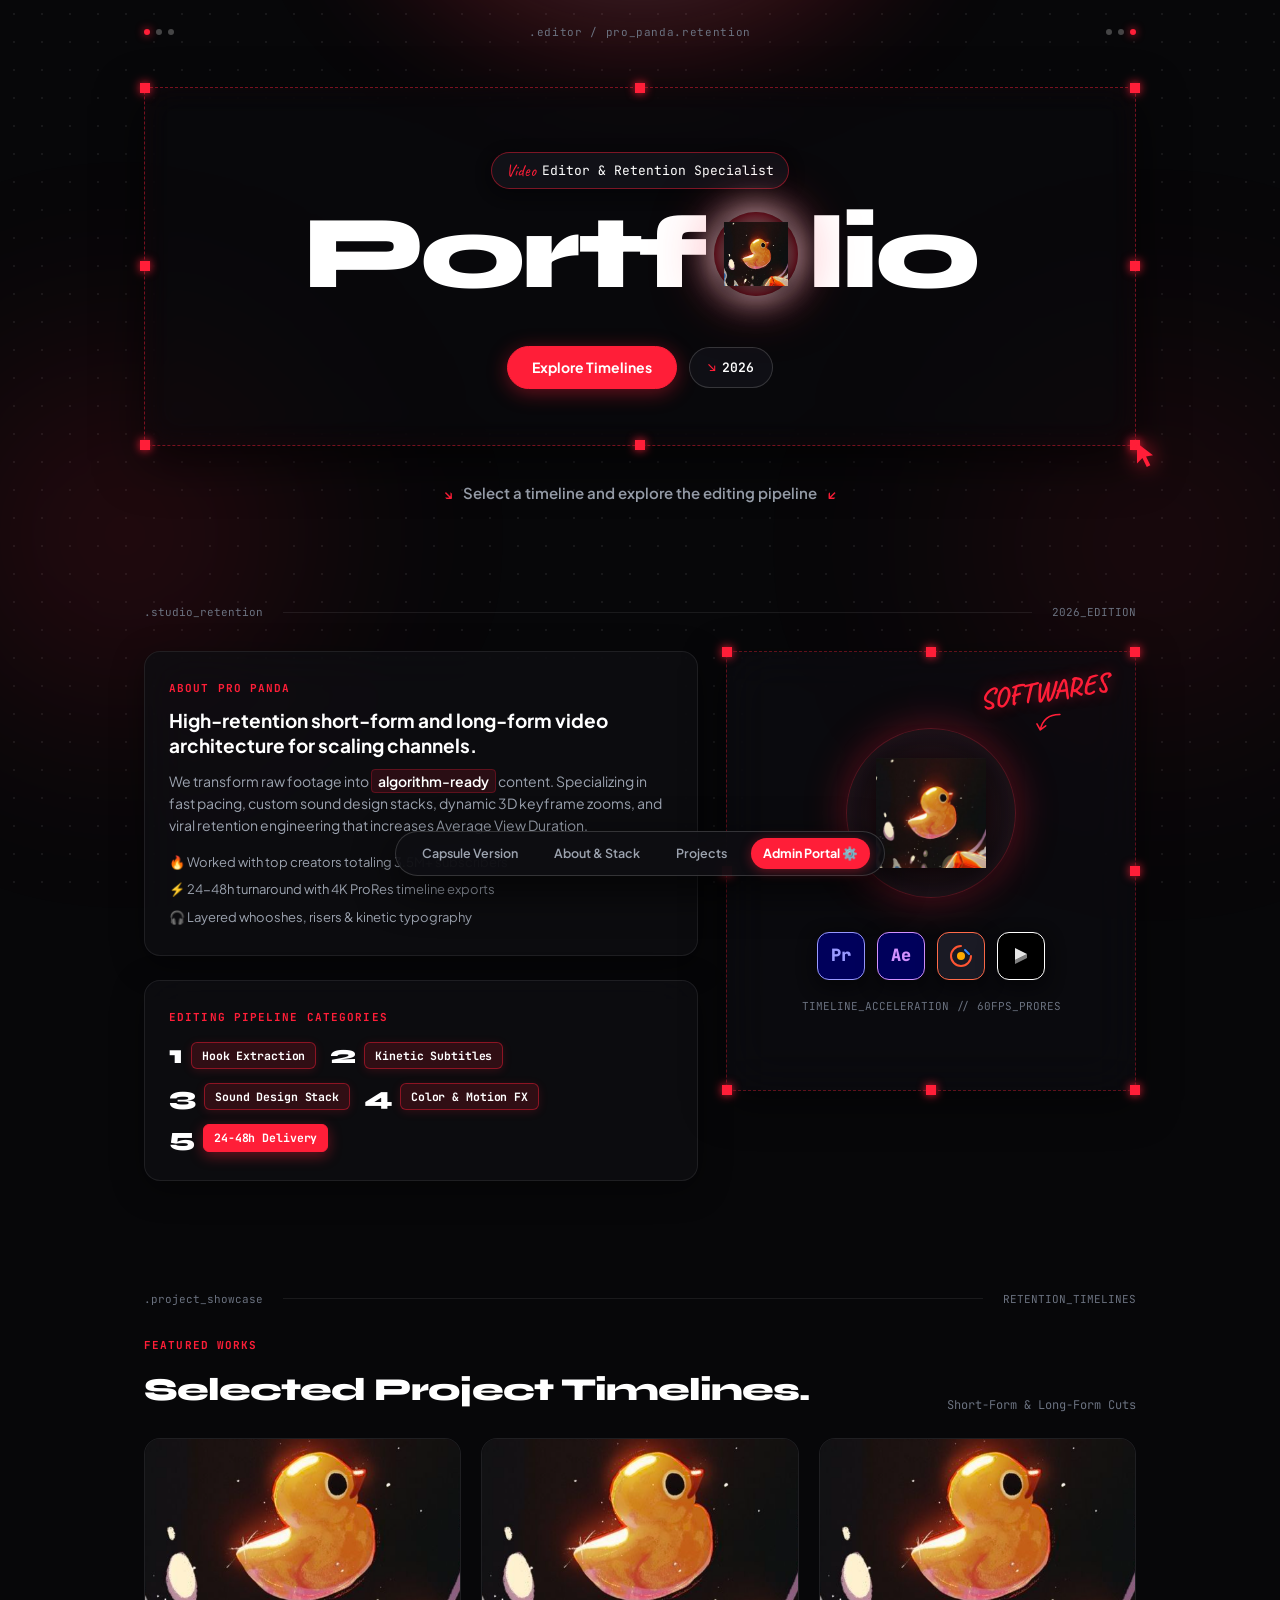
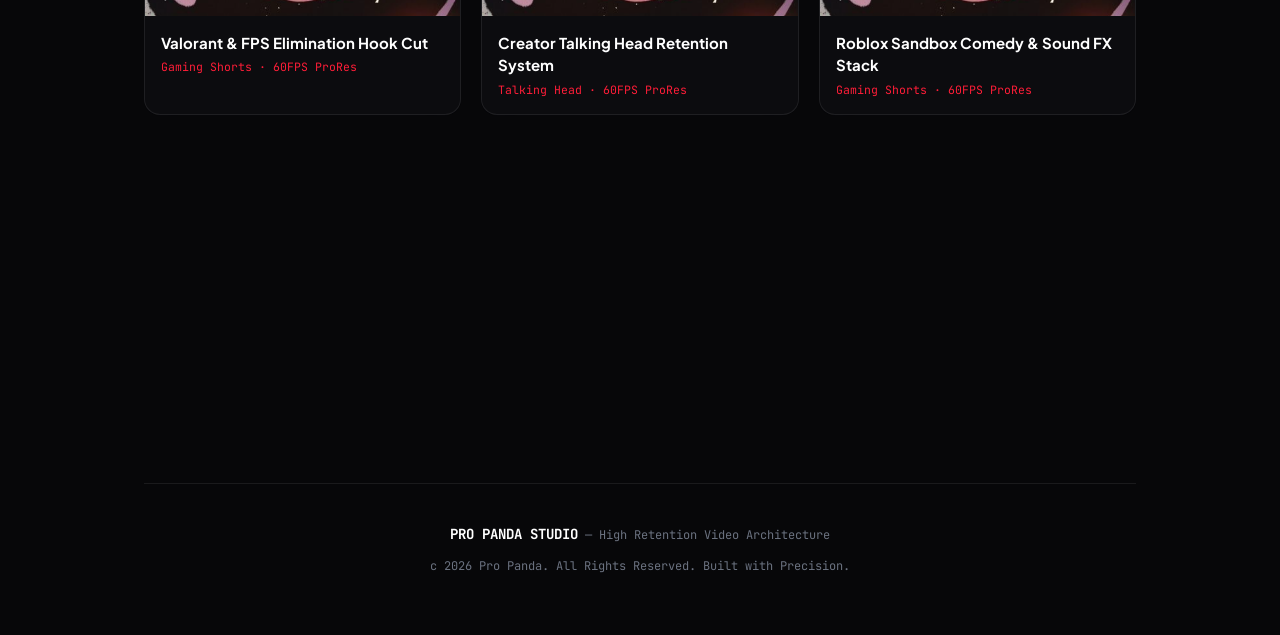
<file: v2.html>
<!DOCTYPE html>
<html lang="en">
<head>
  <meta charset="UTF-8" />
  <meta name="viewport" content="width=device-width, initial-scale=1.0" />
  <title>Pro Panda — Video Editor &amp; Retention Studio</title>
  <link rel="icon" href="logo.png" id="fav-icon" />
  <link rel="stylesheet" href="v2-styles.css" />
</head>
<body>

<!-- Dot Canvas & Ambient Lightings -->
<div class="dot-grid" aria-hidden="true"></div>
<div class="top-spotlight" aria-hidden="true"></div>
<div class="ambient-glow-left" aria-hidden="true"></div>
<div class="ambient-glow-right" aria-hidden="true"></div>

<div class="container">

  <!-- Technical Top Header Coordinates -->
  <header class="top-tech-bar">
    <div class="tech-dots">
      <span class="tech-dot tech-dot--active"></span>
      <span class="tech-dot"></span>
      <span class="tech-dot"></span>
    </div>
    <div>.editor / pro_panda.retention</div>
    <div class="tech-dots">
      <span class="tech-dot"></span>
      <span class="tech-dot"></span>
      <span class="tech-dot tech-dot--active"></span>
    </div>
  </header>

  <!-- ============================================================
       HERO SELECTION BOUNDS (Exact Mockup Layout)
       ============================================================ -->
  <section class="hero-bounds-section">
    <div class="selection-box">
      <!-- 8 Anchor Transform Handles -->
      <span class="handle handle--tl"></span>
      <span class="handle handle--tc"></span>
      <span class="handle handle--tr"></span>
      <span class="handle handle--ml"></span>
      <span class="handle handle--mr"></span>
      <span class="handle handle--bl"></span>
      <span class="handle handle--bc"></span>
      <span class="handle handle--br"></span>

      <!-- Interactive Neon Cursor with Click & Drag Sequence on Bottom Right Handle -->
      <div class="cursor-arrow-wrapper">
        <span class="cursor-click-ring"></span>
        <svg class="cursor-arrow" viewBox="0 0 24 24" fill="currentColor">
          <path d="M4 0l16 12.279-6.951 1.17 4.325 8.817-3.596 1.734-4.35-8.879-5.428 5.428v-20.549z"/>
        </svg>
      </div>

      <!-- Sub-role Pill -->
      <div class="hero-role-pill">
        <span>Video</span> Editor &amp; Retention Specialist
      </div>

      <!-- Massive Central Typographic Title with Illuminated Logo -->
      <div>
        <h1 class="hero-main-title">
          Portf<span class="hero-title-badge"><img src="logo.png" alt="Pro Panda" /></span>lio
        </h1>
      </div>

      <!-- Floating Controls -->
      <div class="hero-ctrl-bar">
        <a href="#showcase" class="hero-pill-btn">
          <span>Explore Timelines</span>
        </a>
        <div class="hero-year-badge">
          <span>↘</span> 2026
        </div>
      </div>
    </div>

    <!-- Scroll Cue with Downward Arrows -->
    <div class="hero-scroll-cue">
      <span>↘</span> Select a timeline and explore the editing pipeline <span>↙</span>
    </div>
  </section>

  <!-- Technical Divider -->
  <div class="tech-divider">
    <span>.studio_retention</span>
    <span class="tech-divider__line"></span>
    <span>2026_EDITION</span>
  </div>

  <!-- ============================================================
       SPLIT STUDIO SECTION (About & Pipeline VS Softwares & Logo)
       ============================================================ -->
  <section class="studio-grid" id="about">

    <!-- LEFT COLUMN: About & Numbered Categories -->
    <div>
      <!-- About Card -->
      <article class="about-card">
        <span class="card-tag">About Pro Panda</span>
        <h3 id="about-title">High-retention short-form and long-form video architecture for scaling channels.</h3>
        <p id="about-desc">
          We transform raw footage into <span class="about-highlight">algorithm-ready</span> content. Specializing in fast pacing, custom sound design stacks, dynamic 3D keyframe zooms, and viral retention engineering that increases Average View Duration.
        </p>
        <ul class="about-list">
          <li>🔥 Worked with top creators totaling 3.5M+ subscribers</li>
          <li>⚡ 24-48h turnaround with 4K ProRes timeline exports</li>
          <li>🎧 Layered whooshes, risers &amp; kinetic typography</li>
        </ul>
      </article>

      <!-- Numbered Pipeline Categories (1, 2, 3, 4, 5) -->
      <article class="pipeline-card">
        <span class="card-tag">Editing Pipeline Categories</span>
        <div class="pipeline-items" id="pipeline-container">
          <div class="pipeline-chip">
            <span class="chip-num">1</span>
            <span class="chip-badge">Hook Extraction</span>
          </div>
          <div class="pipeline-chip">
            <span class="chip-num">2</span>
            <span class="chip-badge">Kinetic Subtitles</span>
          </div>
          <div class="pipeline-chip">
            <span class="chip-num">3</span>
            <span class="chip-badge">Sound Design Stack</span>
          </div>
          <div class="pipeline-chip">
            <span class="chip-num">4</span>
            <span class="chip-badge">Color &amp; Motion FX</span>
          </div>
          <div class="pipeline-chip">
            <span class="chip-num">5</span>
            <span class="chip-badge chip-badge--solid">24-48h Delivery</span>
          </div>
        </div>
      </article>
    </div>

    <!-- RIGHT COLUMN: Bounded Box (Hologram Emblem + Softwares) -->
    <div>
      <div class="visual-bounds-box">
        <!-- 8 Bounding Box Handles -->
        <span class="handle handle--tl"></span>
        <span class="handle handle--tc"></span>
        <span class="handle handle--tr"></span>
        <span class="handle handle--ml"></span>
        <span class="handle handle--mr"></span>
        <span class="handle handle--bl"></span>
        <span class="handle handle--bc"></span>
        <span class="handle handle--br"></span>

        <!-- Handwritten 'SOFTWARES' Callout with Curved Arrow -->
        <div class="softwares-callout">
          <span>SOFTWARES</span>
          <svg viewBox="0 0 50 50">
            <path d="M10,10 Q35,15 35,40 M28,32 L35,40 L42,32" stroke-width="2.5" stroke-linecap="round" stroke-linejoin="round"/>
          </svg>
        </div>

        <!-- Central Illuminated 3D Panda Emblem -->
        <div class="central-emblem-visual">
          <img src="logo.png" alt="Pro Panda Studio Logo" id="v2-main-logo" />
        </div>

        <!-- Software Stack Icons (Pr, Ae, DaVinci Resolve, CapCut) -->
        <div class="software-stack-row">
          <!-- Premiere Pro -->
          <div class="software-badge sw-icon--pr" title="Adobe Premiere Pro">
            <span>Pr</span>
            <span class="sw-tooltip">Premiere Pro</span>
          </div>

          <!-- After Effects -->
          <div class="software-badge sw-icon--ae" title="Adobe After Effects">
            <span>Ae</span>
            <span class="sw-tooltip">After Effects</span>
          </div>

          <!-- DaVinci Resolve -->
          <div class="software-badge sw-icon--dv" title="DaVinci Resolve">
            <svg width="24" height="24" viewBox="0 0 24 24" fill="none">
              <path d="M12 2C6.48 2 2 6.48 2 12C2 17.52 6.48 22 12 22C17.52 22 22 17.52 22 12" stroke="#ff5533" stroke-width="2" stroke-linecap="round"/>
              <circle cx="12" cy="12" r="4" fill="#ffaa00"/>
              <path d="M16 6L20 10" stroke="#3388ff" stroke-width="2" stroke-linecap="round"/>
            </svg>
            <span class="sw-tooltip">DaVinci Resolve</span>
          </div>

          <!-- CapCut -->
          <div class="software-badge sw-icon--cc" title="CapCut Desktop">
            <svg width="24" height="24" viewBox="0 0 24 24" fill="#ffffff">
              <path d="M6 4L18 10L6 16V4Z" fill="#ffffff" opacity="0.9"/>
              <path d="M18 14L6 20V16L18 10V14Z" fill="#ffffff" opacity="0.5"/>
            </svg>
            <span class="sw-tooltip">CapCut</span>
          </div>
        </div>

        <div style="font-family: 'JetBrains Mono', monospace; font-size: 11px; color: var(--ink-muted); margin-top: 18px;">
          TIMELINE_ACCELERATION // 60FPS_PRORES
        </div>
      </div>
    </div>

  </section>

  <!-- Technical Divider -->
  <div class="tech-divider">
    <span>.project_showcase</span>
    <span class="tech-divider__line"></span>
    <span>RETENTION_TIMELINES</span>
  </div>

  <!-- ============================================================
       SHOWCASE PORTFOLIO
       ============================================================ -->
  <section class="v2-showcase" id="showcase">
    <div class="v2-section-head">
      <div>
        <span class="card-tag">Featured Works</span>
        <h2 class="v2-title">Selected Project Timelines.</h2>
      </div>
      <div style="font-family: 'JetBrains Mono', monospace; font-size: 12px; color: var(--ink-muted);">
        Short-Form &amp; Long-Form Cuts
      </div>
    </div>

    <div class="v2-grid" id="v2-videos-container">
      <!-- Injected by v2-main.js -->
    </div>
  </section>

  <!-- ============================================================
       FOOTER
       ============================================================ -->
  <footer class="v2-footer">
    <div style="margin-bottom: 12px;">
      <strong style="color: #fff; font-size: 14px;">PRO PANDA STUDIO</strong> — High Retention Video Architecture
    </div>
    <div>c 2026 Pro Panda. All Rights Reserved. Built with Precision.</div>
  </footer>

</div>

<!-- Floating Navigation Dock -->
<div class="v2-nav-float">
  <a href="index.html" class="v2-nav-btn">Capsule Version</a>
  <a href="#about" class="v2-nav-btn">About &amp; Stack</a>
  <a href="#showcase" class="v2-nav-btn">Projects</a>
  <a href="admin-v2.html" class="v2-nav-btn v2-nav-btn--primary">Admin Portal ⚙️</a>
</div>

<!-- Video Modal Player -->
<div class="modal" id="modal" style="display:none; position:fixed; inset:0; background:rgba(0,0,0,0.9); z-index:100; place-items:center;">
  <div style="position:relative; width:min(90vw, 420px); aspect-ratio:9/16; background:#000; border-radius:16px; border:1px solid rgba(255,255,255,0.2); overflow:hidden;">
    <button id="modal-close-btn" style="position:absolute; top:12px; right:12px; z-index:10; width:32px; height:32px; border-radius:50%; background:#222; color:#fff; font-size:16px;">✕</button>
    <div id="modal-content" style="width:100%; height:100%;"></div>
  </div>
</div>

<!-- Custom Precision Studio Cursor -->
<div class="custom-cursor" id="v2-cursor" aria-hidden="true"></div>
<div class="custom-cursor-dot" id="v2-cursor-dot" aria-hidden="true"></div>

<script src="v2-main.js"></script>
</body>
</html>
</file>
<file: styles.css>
/* ============================================================
   VELARO — styles.css
   Minimal, High-End Video Editing Studio Design System
   Palette: Deep Midnight Obsidian (#07070a / #0d0c11) + Warm Golden Amber (#f59e0b / #fbbf24)
   Typography: Plus Jakarta Sans + JetBrains Mono
   Aesthetics: Frosted Glassmorphism, Deep Drop Shadows, Smooth Blurs & Zero Overlaps
   ============================================================ */

/* ---------- Design Tokens ---------- */
:root {
  --bg: #07070a;
  --bg-alt: #0d0c11;
  --panel: rgba(16, 15, 21, 0.78);
  --card: rgba(20, 19, 26, 0.75);
  --card-hover: rgba(28, 26, 36, 0.9);
  --ink: #ffffff;
  --ink-2: #a3a1ab;
  --ink-3: #716f7a;
  
  --border: rgba(255, 255, 255, 0.08);
  --border-hover: rgba(255, 255, 255, 0.18);
  --border-gold: rgba(245, 158, 11, 0.35);
  
  --glass-bg: rgba(16, 15, 22, 0.75);
  --glass-border: rgba(255, 255, 255, 0.08);
  --glass-border-highlight: rgba(255, 255, 255, 0.16);
  --glass-shadow: 0 12px 36px rgba(0, 0, 0, 0.55), inset 0 1px 0 rgba(255, 255, 255, 0.08);
  --glass-blur: blur(20px) saturate(180%);
  
  --status-dot-color: #f59e0b;
  --accent: #f59e0b;
  --accent-hover: #fbbf24;
  --accent-ink: #000000;
  --accent-subtle: rgba(245, 158, 11, 0.14);
  
  --shadow-sm: 0 4px 12px rgba(0, 0, 0, 0.35);
  --shadow-card: 0 12px 36px rgba(0, 0, 0, 0.55);
  --shadow-lg: 0 20px 60px rgba(0, 0, 0, 0.75);
  
  --radius-sm: 10px;
  --radius: 16px;
  --radius-lg: 24px;
  --radius-full: 9999px;
  --maxw: 1200px;
  --ease: cubic-bezier(0.16, 1, 0.3, 1);
  --ease-spring: cubic-bezier(0.34, 1.56, 0.64, 1);
}

[data-theme="light"] {
  --bg: #fafafc;
  --bg-alt: #f3f3f7;
  --panel: rgba(255, 255, 255, 0.85);
  --card: rgba(255, 255, 255, 0.9);
  --card-hover: rgba(248, 248, 252, 0.98);
  --ink: #09080d;
  --ink-2: #54525d;
  --ink-3: #9e9ba6;
  
  --border: rgba(0, 0, 0, 0.08);
  --border-hover: rgba(0, 0, 0, 0.16);
  --border-gold: rgba(245, 158, 11, 0.35);
  
  --glass-bg: rgba(255, 255, 255, 0.82);
  --glass-border: rgba(0, 0, 0, 0.07);
  --glass-border-highlight: rgba(255, 255, 255, 0.95);
  --glass-shadow: 0 10px 30px rgba(0, 0, 0, 0.06), inset 0 1px 0 rgba(255, 255, 255, 0.95);
  --glass-blur: blur(20px) saturate(180%);
  
  --status-dot-color: #f59e0b;
  --accent: #d97706;
  --accent-hover: #b45309;
  --accent-subtle: rgba(245, 158, 11, 0.08);
  
  --shadow-sm: 0 2px 8px rgba(0, 0, 0, 0.04);
  --shadow-card: 0 8px 32px rgba(0, 0, 0, 0.06);
  --shadow-lg: 0 16px 48px rgba(0, 0, 0, 0.08);
}

/* ---------- Reset & Base ---------- */
*, *::before, *::after { box-sizing: border-box; }
html {
  scroll-behavior: smooth;
  scroll-padding-top: 100px;
  -webkit-text-size-adjust: 100%;
}

body {
  margin: 0;
  background: var(--bg);
  color: var(--ink);
  font-family: "Plus Jakarta Sans", -apple-system, BlinkMacSystemFont, "Segoe UI", Roboto, sans-serif;
  font-size: 15.5px;
  line-height: 1.6;
  -webkit-font-smoothing: antialiased;
  -moz-osx-font-smoothing: grayscale;
  overflow-x: hidden;
  position: relative;
  transition: background 0.3s var(--ease), color 0.3s var(--ease);
}

img { max-width: 100%; height: auto; display: block; }
a { color: inherit; text-decoration: none; }
button { font-family: inherit; cursor: pointer; border: none; background: none; }
::selection { background: var(--accent); color: #000000; }

.wrap {
  width: 100%;
  max-width: var(--maxw);
  margin: 0 auto;
  padding: 0 28px;
  position: relative;
  z-index: 2;
}

@media (max-width: 640px) {
  .wrap { padding: 0 20px; }
}

/* ---------- Ambient Subtle Warm Golden Background Atmosphere (High-Performance GPU Optimized) ---------- */
.ambient-glow {
  position: fixed;
  inset: 0;
  pointer-events: none;
  z-index: 0;
  background: 
    radial-gradient(circle 600px at 15% 10%, rgba(245, 158, 11, 0.08), transparent 70%),
    radial-gradient(circle 700px at 85% 45%, rgba(249, 115, 22, 0.07), transparent 70%),
    radial-gradient(circle 550px at 25% 85%, rgba(251, 191, 36, 0.06), transparent 70%);
  contain: strict;
  transform: translateZ(0);
}

[data-theme="light"] .ambient-glow {
  background: 
    radial-gradient(circle 600px at 15% 10%, rgba(245, 158, 11, 0.05), transparent 70%),
    radial-gradient(circle 700px at 85% 45%, rgba(249, 115, 22, 0.04), transparent 70%),
    radial-gradient(circle 550px at 25% 85%, rgba(251, 191, 36, 0.03), transparent 70%);
}

/* ---------- Typography ---------- */
h1, h2, h3, h4 {
  font-family: "Plus Jakarta Sans", sans-serif;
  font-weight: 700;
  margin: 0;
  line-height: 1.15;
  letter-spacing: -0.03em;
  color: var(--ink);
}

.mono {
  font-family: "JetBrains Mono", monospace;
  font-size: 0.85em;
  letter-spacing: -0.01em;
}

.text-gold, .text-accent {
  color: var(--accent);
}

/* ---------- Subtle Canvas Grid ---------- */
.grid-bg {
  position: absolute;
  inset: 0;
  z-index: 0;
  pointer-events: none;
  background-image: 
    linear-gradient(to right, rgba(255, 255, 255, 0.025) 1px, transparent 1px),
    linear-gradient(to bottom, rgba(255, 255, 255, 0.025) 1px, transparent 1px);
  background-size: 48px 48px;
  -webkit-mask-image: radial-gradient(ellipse 80% 50% at 50% 20%, #000 20%, transparent 85%);
  mask-image: radial-gradient(ellipse 80% 50% at 50% 20%, #000 20%, transparent 85%);
}

/* ---------- Minimal Buttons ---------- */
.btn {
  display: inline-flex;
  align-items: center;
  justify-content: center;
  gap: 0.5em;
  font-family: "Plus Jakarta Sans", sans-serif;
  font-weight: 600;
  font-size: 14px;
  padding: 11px 22px;
  border-radius: var(--radius-sm);
  border: 1px solid transparent;
  transition: background 0.25s var(--ease), border-color 0.25s, transform 0.25s var(--ease), color 0.25s, box-shadow 0.25s;
  white-space: nowrap;
  user-select: none;
  position: relative;
  overflow: hidden;
}

.btn--lg {
  padding: 14px 28px;
  font-size: 15px;
  border-radius: 12px;
}

.btn--block {
  width: 100%;
  justify-content: center;
}

.btn--primary, .btn--accent {
  background: var(--accent);
  color: #000000;
  font-weight: 700;
  box-shadow: 0 4px 18px rgba(245, 158, 11, 0.35);
}

.btn--primary:hover, .btn--accent:hover {
  background: var(--accent-hover);
  transform: translateY(-2px);
  box-shadow: 0 6px 24px rgba(245, 158, 11, 0.5);
}

.btn--dark {
  background: var(--glass-bg);
  backdrop-filter: var(--glass-blur);
  -webkit-backdrop-filter: var(--glass-blur);
  color: var(--ink);
  border: 1px solid var(--glass-border);
  box-shadow: var(--glass-shadow);
}

.btn--dark:hover {
  background: var(--card-hover);
  border-color: var(--glass-border-highlight);
  transform: translateY(-2px);
  box-shadow: 0 8px 24px rgba(0, 0, 0, 0.4);
}

.btn--inert {
  cursor: pointer;
}

.btn:active {
  transform: translateY(0);
}

.btn:focus-visible, a:focus-visible, button:focus-visible, input:focus-visible {
  outline: 2px solid var(--accent);
  outline-offset: 2px;
}

/* ============================================================
   FLOATING CAPSULE NAVIGATION (Frosted Glassmorphism, Zero Overlap)
   ============================================================ */
.nav-capsule-wrapper {
  position: sticky;
  top: 18px;
  z-index: 100;
  width: 100%;
  pointer-events: none;
  display: flex;
  justify-content: center;
  padding: 0 16px;
  margin-bottom: 24px;
}

.nav-capsule {
  pointer-events: auto;
  width: 100%;
  max-width: 1060px;
  height: 56px;
  border-radius: 9999px;
  background: rgba(13, 12, 18, 0.85);
  backdrop-filter: blur(24px) saturate(190%);
  -webkit-backdrop-filter: blur(24px) saturate(190%);
  border: 1px solid rgba(255, 255, 255, 0.1);
  box-shadow: 0 14px 40px rgba(0, 0, 0, 0.6), inset 0 1px 0 rgba(255, 255, 255, 0.1);
  padding: 0 16px 0 14px;
  display: flex;
  align-items: center;
  justify-content: space-between;
  gap: 16px;
  transition: transform 0.25s var(--ease), background 0.25s var(--ease), border-color 0.25s, box-shadow 0.25s;
}

.nav-capsule.is-scrolled {
  box-shadow: 0 18px 48px rgba(0, 0, 0, 0.75), inset 0 1px 0 rgba(255, 255, 255, 0.12);
  transform: scale(0.99);
}

[data-theme="light"] .nav-capsule {
  background: rgba(255, 255, 255, 0.9);
  border: 1px solid rgba(0, 0, 0, 0.08);
  box-shadow: 0 10px 36px rgba(0, 0, 0, 0.07), inset 0 1px 0 rgba(255, 255, 255, 0.95);
}

/* Brand Capsule (Left) */
.brand-capsule {
  display: flex;
  align-items: center;
  gap: 10px;
  text-decoration: none;
  color: var(--ink);
  flex-shrink: 0;
}

.brand-capsule__logo {
  width: 34px;
  height: 34px;
  border-radius: 50%;
  background: #000;
  border: 1px solid rgba(245, 158, 11, 0.35);
  display: grid;
  place-items: center;
  overflow: hidden;
  box-shadow: 0 2px 10px rgba(245, 158, 11, 0.25);
}

.brand-capsule__logo img {
  width: 100%;
  height: 100%;
  object-fit: cover;
}

.brand-capsule__text {
  display: flex;
  flex-direction: column;
  line-height: 1.15;
}

.brand-capsule__title {
  font-size: 15px;
  font-weight: 700;
  color: var(--ink);
  letter-spacing: -0.02em;
  display: flex;
  align-items: center;
  gap: 2px;
}

.brand-plus {
  color: var(--accent);
  font-size: 13px;
  font-weight: 800;
}

.brand-capsule__sub {
  font-family: "JetBrains Mono", monospace;
  font-size: 9.5px;
  color: var(--ink-3);
  letter-spacing: 0.04em;
  text-transform: lowercase;
}

/* Links (Center) */
.nav-links-capsule {
  display: flex;
  align-items: center;
  gap: 18px;
}

@media (max-width: 860px) {
  .nav-links-capsule { display: none; }
}

.nav-link-item {
  font-family: "JetBrains Mono", monospace;
  font-size: 12px;
  font-weight: 500;
  color: var(--ink-2);
  text-decoration: none;
  transition: color 0.2s, transform 0.2s;
  padding: 4px 2px;
  position: relative;
  letter-spacing: 0.02em;
  display: inline-flex;
  align-items: center;
  gap: 4px;
}

.nav-link-item:hover, .nav-link-item.is-active {
  color: var(--ink);
}

.nav-link-item::after {
  content: "";
  position: absolute;
  bottom: -2px;
  left: 50%;
  width: 0;
  height: 2px;
  background: var(--accent);
  border-radius: 2px;
  transform: translateX(-50%);
  transition: width 0.25s var(--ease);
}

.nav-link-item:hover::after, .nav-link-item.is-active::after {
  width: 14px;
}

/* Nav Dropdown Menu */
.nav-dropdown-wrapper {
  position: relative;
  display: inline-flex;
  align-items: center;
  height: 56px;
}

.dropdown-arrow {
  font-size: 9px;
  opacity: 0.6;
  transition: transform 0.25s var(--ease);
}

.nav-dropdown-wrapper:hover .dropdown-arrow,
.nav-dropdown-wrapper.is-open .dropdown-arrow {
  transform: rotate(180deg);
}

.nav-dropdown-menu {
  position: absolute;
  top: 100%;
  left: 50%;
  transform: translateX(-50%) translateY(8px);
  background: rgba(14, 13, 19, 0.96);
  backdrop-filter: blur(24px) saturate(190%);
  -webkit-backdrop-filter: blur(24px) saturate(190%);
  border: 1px solid rgba(255, 255, 255, 0.1);
  border-radius: var(--radius);
  padding: 8px;
  min-width: 260px;
  box-shadow: 0 20px 48px rgba(0, 0, 0, 0.75), inset 0 1px 0 rgba(255, 255, 255, 0.08);
  display: flex;
  flex-direction: column;
  gap: 4px;
  opacity: 0;
  pointer-events: none;
  visibility: hidden;
  transition: opacity 0.2s var(--ease), transform 0.2s var(--ease), visibility 0.2s;
  z-index: 999;
}

/* Invisible Bridge */
.nav-dropdown-menu::before {
  content: "";
  position: absolute;
  top: -18px;
  left: -20px;
  right: -20px;
  height: 22px;
  background: transparent;
}

[data-theme="light"] .nav-dropdown-menu {
  background: rgba(255, 255, 255, 0.96);
  box-shadow: 0 16px 40px rgba(0, 0, 0, 0.12), inset 0 1px 0 rgba(255, 255, 255, 0.9);
}

.nav-dropdown-wrapper:hover .nav-dropdown-menu,
.nav-dropdown-wrapper.is-open .nav-dropdown-menu {
  opacity: 1;
  pointer-events: auto !important;
  visibility: visible;
  transform: translateX(-50%) translateY(0);
}

.nav-dropdown-item {
  display: flex;
  align-items: center;
  gap: 12px;
  padding: 10px 12px;
  border-radius: var(--radius-sm);
  text-decoration: none;
  transition: background 0.2s, transform 0.2s var(--ease);
  cursor: pointer;
}

.nav-dropdown-item:hover {
  background: rgba(255, 255, 255, 0.06);
  transform: translateX(3px);
}

.dropdown-icon {
  font-size: 16px;
  width: 30px;
  height: 30px;
  border-radius: 8px;
  background: rgba(255, 255, 255, 0.05);
  border: 1px solid var(--border);
  display: grid;
  place-items: center;
}

.dropdown-title {
  font-size: 13px;
  font-weight: 600;
  color: var(--ink);
}

.dropdown-desc {
  font-size: 11px;
  color: var(--ink-3);
  font-family: "Plus Jakarta Sans", sans-serif;
}

/* Actions (Right) */
.nav-actions-capsule {
  display: flex;
  align-items: center;
  gap: 8px;
  flex-shrink: 0;
}

.nav-icon-btn {
  width: 32px;
  height: 32px;
  border-radius: 50%;
  display: grid;
  place-items: center;
  color: var(--ink-2);
  transition: color 0.15s, background 0.15s;
}

.nav-icon-btn:hover {
  color: var(--ink);
  background: var(--card);
}

/* Discount Offer Capsule in Navbar */
.nav-offer-pill {
  background: rgba(0, 0, 0, 0.65);
  backdrop-filter: blur(10px);
  -webkit-backdrop-filter: blur(10px);
  border: 1px solid var(--border);
  border-radius: 9999px;
  padding: 4px 10px 4px 5px;
  display: flex;
  align-items: center;
  gap: 7px;
  text-decoration: none;
  transition: border-color 0.25s, transform 0.25s var(--ease), box-shadow 0.25s;
}

.nav-offer-pill:hover {
  border-color: var(--border-gold);
  transform: translateY(-1.5px);
  box-shadow: 0 4px 16px rgba(245, 158, 11, 0.25);
}

[data-theme="light"] .nav-offer-pill {
  background: #09080d;
}

.nav-offer-badge {
  background: var(--accent);
  color: #000000;
  font-family: "Plus Jakarta Sans", sans-serif;
  font-size: 10.5px;
  font-weight: 800;
  letter-spacing: 0.04em;
  padding: 2px 6px;
  border-radius: 4px;
  line-height: 1.2;
}

.nav-offer-timer {
  font-family: "JetBrains Mono", monospace;
  font-size: 11px;
  font-weight: 600;
  color: #ffffff;
  display: inline-flex;
  gap: 4px;
}

.nav-offer-timer b {
  color: #ffffff;
}

.theme-toggle-capsule {
  width: 32px;
  height: 32px;
  border-radius: 50%;
  background: var(--card);
  border: 1px solid var(--border);
  color: var(--ink-2);
  display: grid;
  place-items: center;
  transition: all 0.2s var(--ease);
}

.theme-toggle-capsule:hover {
  color: var(--ink);
  background: var(--card-hover);
  transform: rotate(15deg);
}

.theme-toggle-capsule .icon-moon { display: none; }
[data-theme="light"] .theme-toggle-capsule .icon-sun { display: none; }
[data-theme="light"] .theme-toggle-capsule .icon-moon { display: block; }

.hamburger-capsule {
  display: none;
  width: 32px;
  height: 32px;
  border-radius: 50%;
  border: 1px solid var(--border);
  background: var(--card);
  position: relative;
}

@media (max-width: 860px) {
  .hamburger-capsule { display: block; }
}

.hamburger-capsule span {
  position: absolute;
  left: 9px;
  right: 9px;
  height: 1.5px;
  background: var(--ink);
  transition: transform 0.25s, opacity 0.25s;
}

.hamburger-capsule span:first-child { top: 12px; }
.hamburger-capsule span:last-child { bottom: 12px; }

.hamburger-capsule.is-open span:first-child { transform: translateY(3.5px) rotate(45deg); }
.hamburger-capsule.is-open span:last-child { transform: translateY(-3.5px) rotate(-45deg); }

/* Mobile Menu (Glassmorphism) */
.mobile-menu {
  position: fixed;
  inset: 0 0 0 auto;
  width: min(84vw, 320px);
  z-index: 95;
  background: rgba(14, 13, 19, 0.96);
  backdrop-filter: blur(28px);
  -webkit-backdrop-filter: blur(28px);
  border-left: 1px solid var(--glass-border);
  transform: translateX(100%);
  transition: transform 0.35s var(--ease);
  padding: 80px 24px 32px;
  display: flex;
  flex-direction: column;
  gap: 6px;
  box-shadow: -12px 0 40px rgba(0, 0, 0, 0.6);
}

.mobile-menu.is-open { transform: translateX(0); }

.mobile-menu a {
  padding: 12px 4px;
  font-size: 15px;
  font-weight: 600;
  border-bottom: 1px solid var(--border);
  color: var(--ink);
  transition: color 0.15s, transform 0.15s;
}

.mobile-menu a:hover {
  color: var(--accent);
  transform: translateX(4px);
}

/* ============================================================
   HERO SECTION (Clean Spacing, No Overlaps)
   ============================================================ */
.hero {
  position: relative;
  padding: 48px 0 80px;
  overflow: hidden;
}

.hero__inner {
  position: relative;
  z-index: 2;
  text-align: center;
  max-width: 860px;
  margin: 0 auto;
}

.hero-badge-pill {
  display: inline-flex;
  align-items: center;
  gap: 8px;
  font-size: 12px;
  font-family: "JetBrains Mono", monospace;
  font-weight: 600;
  color: var(--ink);
  background: var(--glass-bg);
  backdrop-filter: var(--glass-blur);
  -webkit-backdrop-filter: var(--glass-blur);
  border: 1px solid var(--glass-border);
  box-shadow: var(--glass-shadow);
  padding: 6px 16px;
  border-radius: var(--radius-full);
  margin-bottom: 24px;
  transition: border-color 0.3s, transform 0.25s var(--ease);
}

.hero-badge-pill:hover {
  transform: translateY(-1px);
  border-color: var(--glass-border-highlight);
}

.hero-badge-dot {
  width: 7px;
  height: 7px;
  border-radius: 50%;
  background: var(--status-dot-color, #f59e0b);
  position: relative;
  transition: background 0.3s;
}

.hero-badge-dot::after {
  content: "";
  position: absolute;
  inset: -3px;
  border-radius: 50%;
  border: 1.5px solid var(--status-dot-color, #f59e0b);
  animation: radarPulse 2s infinite cubic-bezier(0.25, 1, 0.5, 1);
}

@keyframes radarPulse {
  0% { transform: scale(0.6); opacity: 1; }
  100% { transform: scale(2.2); opacity: 0; }
}

.hero__title {
  font-size: clamp(38px, 5.8vw, 68px);
  font-weight: 800;
  line-height: 1.08;
  letter-spacing: -0.035em;
  margin: 0 0 20px;
}

.rotator-text {
  display: inline-block;
  color: var(--accent);
  transition: opacity 0.22s var(--ease), transform 0.22s var(--ease);
  will-change: opacity, transform;
}

.rotator-text.is-animating {
  opacity: 0;
  transform: translateY(6px);
}

.hero__sub {
  color: var(--ink-2);
  font-size: clamp(16px, 1.8vw, 18px);
  max-width: 620px;
  margin: 0 auto 36px;
  line-height: 1.6;
}

.hero__cta {
  display: flex;
  align-items: center;
  justify-content: center;
  gap: 14px;
  flex-wrap: wrap;
  margin-bottom: 48px;
}

/* Hero Frame Deck */
.deck {
  position: relative;
  width: min(92vw, 540px);
  height: 310px;
  margin: 0 auto;
  cursor: pointer;
}

.deck__card {
  position: absolute;
  width: 180px;
  height: 290px;
  border-radius: 16px;
  overflow: hidden;
  border: 1px solid var(--glass-border);
  background: var(--glass-bg);
  backdrop-filter: var(--glass-blur);
  -webkit-backdrop-filter: var(--glass-blur);
  box-shadow: var(--glass-shadow);
  transition: transform 0.4s var(--ease-spring), border-color 0.3s;
  top: 10px;
}

.deck__card img {
  width: 100%;
  height: 100%;
  object-fit: cover;
}

.deck__card--l {
  left: 50%;
  transform: translateX(-140%) scale(0.9);
  z-index: 1;
  opacity: 0.7;
}

.deck__card--r {
  left: 50%;
  transform: translateX(40%) scale(0.9);
  z-index: 1;
  opacity: 0.7;
}

.deck__card--c {
  left: 50%;
  transform: translateX(-50%) scale(1.02);
  z-index: 3;
  border-color: var(--border-gold);
  box-shadow: 0 16px 40px rgba(0, 0, 0, 0.6), 0 0 24px rgba(245, 158, 11, 0.2);
}

.deck__overlay {
  position: absolute;
  inset: 0;
  background: linear-gradient(180deg, transparent 40%, rgba(0, 0, 0, 0.85) 100%);
  pointer-events: none;
}

.deck__play {
  position: absolute;
  inset: 0;
  margin: auto;
  width: 46px;
  height: 46px;
  border-radius: 50%;
  background: var(--accent);
  color: #000000;
  font-weight: 800;
  display: grid;
  place-items: center;
  font-size: 16px;
  transition: transform 0.25s var(--ease-spring);
  pointer-events: none;
  box-shadow: 0 4px 16px rgba(245, 158, 11, 0.45);
}

.deck:hover .deck__card--c {
  transform: translateX(-50%) scale(1.06) translateY(-6px);
}

.deck:hover .deck__play {
  transform: scale(1.15);
}

/* ============================================================
   CLIENT ROSTER & REVIEWS (Glass Cards)
   ============================================================ */
.clients-section {
  position: relative;
  padding: 64px 0 80px;
  border-top: 1px solid var(--border);
  border-bottom: 1px solid var(--border);
  background: var(--bg-alt);
}

.clients-head {
  text-align: center;
  margin-bottom: 28px;
}

.clients-head__label {
  font-family: "JetBrains Mono", monospace;
  font-size: 11.5px;
  font-weight: 600;
  text-transform: uppercase;
  letter-spacing: 0.12em;
  color: var(--ink-3);
}

.clients-grid {
  display: grid;
  grid-template-columns: repeat(auto-fit, minmax(170px, 1fr));
  gap: 14px;
}

.client-chip {
  background: var(--glass-bg);
  backdrop-filter: var(--glass-blur);
  -webkit-backdrop-filter: var(--glass-blur);
  border: 1px solid var(--glass-border);
  box-shadow: var(--glass-shadow);
  border-radius: var(--radius-sm);
  padding: 12px 14px;
  display: flex;
  align-items: center;
  gap: 12px;
  position: relative;
  overflow: hidden;
  transition: border-color 0.25s, transform 0.25s var(--ease), box-shadow 0.25s;
}

.client-chip:hover {
  border-color: var(--glass-border-highlight);
  transform: translateY(-3px);
  box-shadow: 0 14px 32px rgba(0, 0, 0, 0.45);
}

.client-chip__avatar {
  width: 40px;
  height: 40px;
  border-radius: 50%;
  object-fit: cover;
  border: 1px solid var(--border);
  background: var(--card);
  flex-shrink: 0;
}

.client-chip__info {
  min-width: 0;
  display: flex;
  flex-direction: column;
}

.client-chip__name {
  font-size: 13.5px;
  font-weight: 600;
  color: var(--ink);
  white-space: nowrap;
  overflow: hidden;
  text-overflow: ellipsis;
}

.client-chip__subs {
  font-family: "JetBrains Mono", monospace;
  font-size: 11.5px;
  font-weight: 600;
  color: var(--accent);
}

.client-chip__tag {
  font-size: 10.5px;
  color: var(--ink-3);
}

/* ============================================================
   STATS COUNTERS
   ============================================================ */
.section {
  position: relative;
  padding: 88px 0;
}

.section--alt {
  background: var(--bg-alt);
}

.section-head {
  max-width: 680px;
  margin: 0 auto 48px;
  text-align: center;
}

.section-head--left {
  text-align: left;
  margin-left: 0;
}

.section-head--split {
  display: flex;
  justify-content: space-between;
  align-items: flex-end;
  gap: 32px;
  max-width: none;
  text-align: left;
  margin-bottom: 32px;
}

.section-head--split .section-lead {
  max-width: 360px;
  margin: 0;
  color: var(--ink-2);
  font-size: 15px;
}

.eyebrow {
  display: inline-block;
  font-family: "JetBrains Mono", monospace;
  font-size: 11.5px;
  font-weight: 600;
  letter-spacing: 0.1em;
  text-transform: uppercase;
  color: var(--accent);
  margin-bottom: 12px;
}

.section-title {
  font-size: clamp(28px, 3.8vw, 44px);
  font-weight: 800;
  line-height: 1.12;
  letter-spacing: -0.035em;
}

.stats-grid {
  display: grid;
  grid-template-columns: repeat(auto-fit, minmax(200px, 1fr));
  gap: 16px;
}

.stat-box {
  background: var(--glass-bg);
  backdrop-filter: var(--glass-blur);
  -webkit-backdrop-filter: var(--glass-blur);
  border: 1px solid var(--glass-border);
  box-shadow: var(--glass-shadow);
  border-radius: var(--radius);
  padding: 28px 24px;
  position: relative;
  overflow: hidden;
  transition: border-color 0.25s, transform 0.25s var(--ease), box-shadow 0.25s;
}

.stat-box:hover {
  border-color: var(--glass-border-highlight);
  transform: translateY(-3px);
  box-shadow: 0 16px 36px rgba(0, 0, 0, 0.45);
}

.stat__num {
  font-size: clamp(34px, 4vw, 48px);
  font-weight: 800;
  line-height: 1;
  letter-spacing: -0.03em;
  color: var(--ink);
  margin-bottom: 6px;
  font-variant-numeric: tabular-nums;
}

.stat__label {
  font-size: 14px;
  font-weight: 500;
  color: var(--ink-2);
}

/* ============================================================
   SHOWCASE / PORTFOLIO (LONG & SHORT FORM)
   ============================================================ */
.portfolio-format-bar {
  display: flex;
  align-items: center;
  justify-content: space-between;
  flex-wrap: wrap;
  gap: 16px;
  margin-bottom: 28px;
  padding-bottom: 20px;
  border-bottom: 1px solid var(--border);
}

.format-toggle {
  display: inline-flex;
  background: var(--glass-bg);
  backdrop-filter: var(--glass-blur);
  -webkit-backdrop-filter: var(--glass-blur);
  border: 1px solid var(--glass-border);
  box-shadow: var(--glass-shadow);
  border-radius: var(--radius-sm);
  padding: 4px;
  gap: 4px;
}

.format-btn {
  padding: 8px 18px;
  font-size: 13.5px;
  font-weight: 600;
  border-radius: 8px;
  color: var(--ink-2);
  display: inline-flex;
  align-items: center;
  gap: 6px;
  transition: all 0.2s var(--ease);
}

.format-btn:hover {
  color: var(--ink);
}

.format-btn.is-active {
  background: var(--accent);
  color: #000000;
  font-weight: 700;
  box-shadow: 0 4px 14px rgba(245, 158, 11, 0.35);
}

.filter-pills {
  display: flex;
  gap: 6px;
  flex-wrap: wrap;
}

.filter-pill {
  font-size: 13px;
  font-weight: 500;
  padding: 7px 14px;
  border-radius: var(--radius-sm);
  background: var(--glass-bg);
  backdrop-filter: var(--glass-blur);
  -webkit-backdrop-filter: var(--glass-blur);
  border: 1px solid var(--glass-border);
  color: var(--ink-2);
  transition: all 0.2s var(--ease);
}

.filter-pill:hover {
  color: var(--ink);
  border-color: var(--glass-border-highlight);
  transform: translateY(-1px);
}

.filter-pill.is-active {
  background: var(--accent);
  color: #000000;
  font-weight: 700;
  border-color: var(--accent);
  box-shadow: 0 4px 12px rgba(245, 158, 11, 0.3);
}

.carousel {
  position: relative;
  padding: 0 4px;
}

.showcase-grid {
  display: flex;
  gap: 18px;
  overflow-x: auto;
  scroll-snap-type: x mandatory;
  padding: 10px 4px 28px;
  scrollbar-width: thin;
  scrollbar-color: var(--border) transparent;
}

.showcase-grid::-webkit-scrollbar {
  height: 4px;
}

.showcase-grid::-webkit-scrollbar-thumb {
  background: var(--border);
  border-radius: 4px;
}

/* Vertical 9:16 Short Form Card */
.vcard {
  flex: 0 0 240px;
  aspect-ratio: 9 / 16;
  border-radius: var(--radius);
  overflow: hidden;
  position: relative;
  background: var(--glass-bg);
  backdrop-filter: var(--glass-blur);
  -webkit-backdrop-filter: var(--glass-blur);
  border: 1px solid var(--glass-border);
  box-shadow: var(--glass-shadow);
  scroll-snap-align: start;
  transition: transform 0.3s var(--ease-spring), border-color 0.25s, box-shadow 0.3s;
  cursor: pointer;
  display: flex;
  flex-direction: column;
  justify-content: flex-end;
}

/* Horizontal 16:9 Long Form Card */
.vcard--long {
  flex: 0 0 380px;
  aspect-ratio: 16 / 9;
}

@media (max-width: 640px) {
  .vcard--long { flex: 0 0 300px; }
}

.vcard:hover {
  transform: translateY(-6px) scale(1.01);
  border-color: var(--glass-border-highlight);
  box-shadow: 0 20px 48px rgba(0, 0, 0, 0.6);
}

.vcard__art {
  position: absolute;
  inset: 0;
  background: linear-gradient(145deg, rgba(22, 21, 28, 0.9) 0%, rgba(13, 12, 17, 0.95) 100%);
  display: flex;
  flex-direction: column;
  align-items: center;
  justify-content: center;
  gap: 10px;
  color: var(--ink-3);
  padding: 20px;
}

.vcard__art-icon {
  width: 46px;
  height: 46px;
  border-radius: 50%;
  background: rgba(255, 255, 255, 0.05);
  border: 1px solid var(--glass-border);
  display: grid;
  place-items: center;
  font-size: 16px;
  color: var(--accent);
  box-shadow: 0 4px 14px rgba(0, 0, 0, 0.3);
  transition: transform 0.25s var(--ease-spring);
}

.vcard:hover .vcard__art-icon {
  transform: scale(1.1);
}

.vcard__art-meta {
  font-family: "JetBrains Mono", monospace;
  font-size: 11px;
  color: var(--ink-3);
}

.vcard__grad {
  position: absolute;
  inset: 0;
  background: linear-gradient(180deg, transparent 35%, rgba(0, 0, 0, 0.92) 100%);
  pointer-events: none;
}

.vcard__badge {
  position: absolute;
  top: 12px;
  left: 12px;
  background: rgba(0, 0, 0, 0.7);
  backdrop-filter: blur(8px);
  -webkit-backdrop-filter: blur(8px);
  border: 1px solid rgba(255, 255, 255, 0.12);
  color: #fff;
  font-family: "JetBrains Mono", monospace;
  font-size: 10.5px;
  font-weight: 600;
  padding: 3px 8px;
  border-radius: 6px;
  z-index: 2;
}

.vcard__duration {
  position: absolute;
  top: 12px;
  right: 12px;
  background: rgba(0, 0, 0, 0.7);
  backdrop-filter: blur(8px);
  -webkit-backdrop-filter: blur(8px);
  border: 1px solid rgba(255, 255, 255, 0.12);
  color: var(--ink-2);
  font-family: "JetBrains Mono", monospace;
  font-size: 10.5px;
  padding: 3px 8px;
  border-radius: 6px;
  z-index: 2;
}

.vcard__info {
  position: relative;
  padding: 16px;
  z-index: 2;
  text-align: left;
}

.vcard__title {
  font-size: 14px;
  font-weight: 600;
  color: #ffffff;
  margin: 0 0 4px;
  line-height: 1.3;
}

.vcard__tag {
  font-size: 11.5px;
  color: var(--accent);
  font-weight: 600;
}

.vcard__play {
  position: absolute;
  top: 50%;
  left: 50%;
  transform: translate(-50%, -50%) scale(0.85);
  width: 48px;
  height: 48px;
  border-radius: 50%;
  background: var(--accent);
  color: #000000;
  font-weight: 800;
  display: grid;
  place-items: center;
  font-size: 18px;
  opacity: 0;
  transition: opacity 0.25s, transform 0.25s var(--ease-spring);
  z-index: 3;
  box-shadow: 0 6px 20px rgba(245, 158, 11, 0.4);
}

.vcard:hover .vcard__play {
  opacity: 1;
  transform: translate(-50%, -50%) scale(1);
}

/* Modal Placeholder Box (Frosted Glassmorphism) */
.modal__preview-card {
  padding: 32px 24px;
  display: flex;
  flex-direction: column;
  height: 100%;
  justify-content: space-between;
  background: rgba(14, 13, 19, 0.95);
  backdrop-filter: blur(28px);
  -webkit-backdrop-filter: blur(28px);
  text-align: center;
}

.modal__preview-head {
  margin-top: 16px;
}

.modal__preview-tag {
  font-family: "JetBrains Mono", monospace;
  font-size: 11px;
  color: var(--accent);
  text-transform: uppercase;
  letter-spacing: 0.1em;
  font-weight: 700;
}

.modal__preview-title {
  font-size: 17px;
  font-weight: 700;
  color: #fff;
  margin: 8px 0 0;
}

.modal__preview-visual {
  width: 80px;
  height: 80px;
  border-radius: 50%;
  background: var(--glass-bg);
  border: 1px solid var(--border-gold);
  margin: 16px auto;
  display: grid;
  place-items: center;
  font-size: 28px;
  color: var(--accent);
  box-shadow: 0 0 24px rgba(245, 158, 11, 0.2);
}

.modal__preview-specs {
  background: var(--panel);
  border: 1px solid var(--glass-border);
  border-radius: var(--radius-sm);
  padding: 16px;
  display: flex;
  flex-direction: column;
  gap: 8px;
  font-size: 13px;
  color: var(--ink-2);
  text-align: left;
}

.modal__preview-specs div {
  display: flex;
  justify-content: space-between;
}

.modal__preview-specs b {
  color: var(--ink);
  font-family: "JetBrains Mono", monospace;
}

.carousel__arrow {
  position: absolute;
  top: 50%;
  transform: translateY(-50%);
  width: 42px;
  height: 42px;
  border-radius: 50%;
  background: var(--glass-bg);
  backdrop-filter: var(--glass-blur);
  -webkit-backdrop-filter: var(--glass-blur);
  border: 1px solid var(--glass-border);
  box-shadow: var(--glass-shadow);
  color: var(--ink);
  font-size: 18px;
  display: grid;
  place-items: center;
  z-index: 10;
  transition: all 0.2s var(--ease);
}

.carousel__arrow:hover:not(:disabled) {
  background: var(--card-hover);
  border-color: var(--glass-border-highlight);
  transform: translateY(-50%) scale(1.08);
}

.carousel__arrow:disabled {
  opacity: 0.2;
  cursor: not-allowed;
}

.carousel__arrow--prev { left: -14px; }
.carousel__arrow--next { right: -14px; }

@media (max-width: 768px) {
  .carousel__arrow { display: none; }
}

/* ============================================================
   PROCESS (BENTO FROSTED GLASS)
   ============================================================ */
.bento-grid {
  display: grid;
  grid-template-columns: repeat(3, 1fr);
  gap: 20px;
}

@media (max-width: 900px) {
  .bento-grid { grid-template-columns: 1fr; }
}

.bento-card {
  background: var(--glass-bg);
  backdrop-filter: var(--glass-blur);
  -webkit-backdrop-filter: var(--glass-blur);
  border: 1px solid var(--glass-border);
  box-shadow: var(--glass-shadow);
  border-radius: var(--radius);
  padding: 32px 26px;
  position: relative;
  overflow: hidden;
  transition: border-color 0.25s, transform 0.25s var(--ease), box-shadow 0.25s;
}

.bento-card:hover {
  border-color: var(--glass-border-highlight);
  transform: translateY(-3px);
  box-shadow: 0 16px 36px rgba(0, 0, 0, 0.5);
}

.bento-num {
  font-family: "JetBrains Mono", monospace;
  font-size: 11.5px;
  font-weight: 700;
  color: var(--accent);
  margin-bottom: 12px;
  display: block;
}

.bento-card h3 {
  font-size: 18px;
  font-weight: 700;
  margin-bottom: 8px;
}

.bento-card p {
  color: var(--ink-2);
  font-size: 14.5px;
  margin: 0;
  line-height: 1.55;
}

/* ============================================================
   PRICING (Frosted Glass Cards, Clean Spacing)
   ============================================================ */
.pricing-toggle {
  display: flex;
  align-items: center;
  justify-content: center;
  margin-bottom: 36px;
}

.toggle-switch {
  background: var(--glass-bg);
  backdrop-filter: var(--glass-blur);
  -webkit-backdrop-filter: var(--glass-blur);
  border: 1px solid var(--glass-border);
  box-shadow: var(--glass-shadow);
  border-radius: var(--radius-sm);
  padding: 4px;
  display: flex;
}

.toggle-btn {
  padding: 8px 18px;
  font-size: 13.5px;
  font-weight: 600;
  border-radius: 8px;
  color: var(--ink-2);
  transition: all 0.2s var(--ease);
}

.toggle-btn.is-active {
  background: var(--accent);
  color: #000000;
  font-weight: 700;
  box-shadow: 0 4px 14px rgba(245, 158, 11, 0.35);
}

.pricing-grid {
  display: grid;
  grid-template-columns: repeat(3, 1fr);
  gap: 22px;
  align-items: stretch;
}

@media (max-width: 960px) {
  .pricing-grid { grid-template-columns: 1fr; max-width: 460px; margin: 0 auto; }
}

.price-card {
  background: var(--glass-bg);
  backdrop-filter: var(--glass-blur);
  -webkit-backdrop-filter: var(--glass-blur);
  border: 1px solid var(--glass-border);
  box-shadow: var(--glass-shadow);
  border-radius: var(--radius);
  padding: 32px 28px;
  display: flex;
  flex-direction: column;
  justify-content: space-between;
  position: relative;
  transition: border-color 0.25s, transform 0.25s var(--ease), box-shadow 0.25s;
}

.price-card:hover {
  border-color: var(--glass-border-highlight);
  transform: translateY(-4px);
  box-shadow: 0 18px 40px rgba(0, 0, 0, 0.55);
}

.price-card--featured {
  border-color: var(--border-gold);
  box-shadow: 0 12px 36px rgba(245, 158, 11, 0.15), var(--glass-shadow);
  padding-top: 38px;
}

.price-card__badge {
  position: absolute;
  top: -12px;
  left: 50%;
  transform: translateX(-50%);
  background: var(--accent);
  color: #000000;
  font-size: 11px;
  font-weight: 800;
  text-transform: uppercase;
  letter-spacing: 0.08em;
  padding: 3px 12px;
  border-radius: var(--radius-full);
  box-shadow: 0 4px 14px rgba(245, 158, 11, 0.4);
  white-space: nowrap;
}

.price-card__title {
  font-size: 20px;
  font-weight: 700;
  margin-bottom: 4px;
}

.price-card__sub {
  font-size: 13px;
  color: var(--ink-2);
  margin-bottom: 20px;
}

.price-card__price-row {
  display: flex;
  align-items: baseline;
  gap: 8px;
  margin-bottom: 20px;
}

.price-card__amount {
  font-size: 38px;
  font-weight: 800;
  line-height: 1;
  color: var(--ink);
}

.price-card__amount span { font-size: 20px; vertical-align: top; }

.price-card__old {
  font-size: 15px;
  color: var(--ink-3);
  text-decoration: line-through;
}

.price-card__save {
  font-size: 11px;
  font-weight: 800;
  color: var(--accent);
  background: var(--accent-subtle);
  padding: 2px 6px;
  border-radius: 4px;
}

.price-card__features {
  list-style: none;
  padding: 0;
  margin: 0 0 28px;
  display: flex;
  flex-direction: column;
  gap: 10px;
}

.price-card__features li {
  font-size: 14px;
  color: var(--ink-2);
  display: flex;
  align-items: center;
  gap: 8px;
}

.price-card__features li svg {
  color: var(--accent);
  flex-shrink: 0;
}

/* ============================================================
   TESTIMONIALS MARQUEE (Glass Cards)
   ============================================================ */
.tmarquee {
  overflow: hidden;
  position: relative;
  padding: 16px 0;
}

.tmarquee__row {
  display: flex;
  gap: 16px;
  width: max-content;
  margin-bottom: 16px;
}

.tmarquee__row--a {
  animation: marqueeLeft 40s linear infinite;
}

.tmarquee__row--b {
  animation: marqueeRight 44s linear infinite;
}

.tmarquee:hover .tmarquee__row {
  animation-play-state: paused;
}

@keyframes marqueeLeft {
  0% { transform: translateX(0); }
  100% { transform: translateX(-50%); }
}

@keyframes marqueeRight {
  0% { transform: translateX(-50%); }
  100% { transform: translateX(0); }
}

.tquote {
  width: 320px;
  background: var(--glass-bg);
  backdrop-filter: var(--glass-blur);
  -webkit-backdrop-filter: var(--glass-blur);
  border: 1px solid var(--glass-border);
  box-shadow: var(--glass-shadow);
  border-radius: var(--radius);
  padding: 22px;
  margin: 0;
  display: flex;
  flex-direction: column;
  justify-content: space-between;
  gap: 14px;
  transition: border-color 0.25s, transform 0.25s var(--ease), box-shadow 0.25s;
}

.tquote:hover {
  border-color: var(--glass-border-highlight);
  transform: translateY(-2px);
  box-shadow: 0 14px 32px rgba(0, 0, 0, 0.45);
}

.quote__stars {
  color: var(--accent);
  font-size: 13px;
  letter-spacing: 1px;
}

.quote__text {
  font-size: 14px;
  color: var(--ink);
  line-height: 1.5;
  margin: 0;
}

.quote__who {
  display: flex;
  align-items: center;
  gap: 10px;
}

.quote__ava {
  width: 34px;
  height: 34px;
  border-radius: 50%;
  object-fit: cover;
  border: 1px solid var(--border);
  background: var(--card);
  display: grid;
  place-items: center;
  font-size: 16px;
}

.quote__name {
  font-weight: 600;
  font-size: 13.5px;
  color: var(--ink);
}

.quote__role {
  font-size: 11.5px;
  color: var(--ink-3);
}

/* ============================================================
   FAQ ACCORDION (Glass)
   ============================================================ */
.faq-wrap {
  display: grid;
  grid-template-columns: 1fr 1.35fr;
  gap: 40px;
}

@media (max-width: 860px) {
  .faq-wrap { grid-template-columns: 1fr; }
}

.accordion {
  display: flex;
  flex-direction: column;
  gap: 10px;
}

.acc {
  background: var(--glass-bg);
  backdrop-filter: var(--glass-blur);
  -webkit-backdrop-filter: var(--glass-blur);
  border: 1px solid var(--glass-border);
  box-shadow: var(--glass-shadow);
  border-radius: var(--radius-sm);
  overflow: hidden;
  transition: border-color 0.25s, box-shadow 0.25s;
}

.acc:hover, .acc.is-open {
  border-color: var(--glass-border-highlight);
  box-shadow: 0 10px 28px rgba(0, 0, 0, 0.4);
}

.acc__q {
  width: 100%;
  padding: 18px 22px;
  text-align: left;
  font-size: 15px;
  font-weight: 600;
  color: var(--ink);
  display: flex;
  align-items: center;
  justify-content: space-between;
  gap: 12px;
}

.acc__ico {
  font-size: 18px;
  font-weight: 400;
  color: var(--accent);
  transition: transform 0.25s var(--ease);
}

.acc.is-open .acc__ico {
  transform: rotate(45deg);
}

.acc__a {
  max-height: 0;
  overflow: hidden;
  transition: max-height 0.3s var(--ease);
  padding: 0 22px;
}

.acc__a p {
  color: var(--ink-2);
  font-size: 14.5px;
  line-height: 1.55;
  margin: 0 0 18px;
}

/* ============================================================
   FINAL CTA (Glass Banner)
   ============================================================ */
.cta-banner {
  padding: 80px 0;
  text-align: center;
}

.cta-banner__card {
  background: var(--glass-bg);
  backdrop-filter: var(--glass-blur);
  -webkit-backdrop-filter: var(--glass-blur);
  border: 1px solid var(--glass-border);
  box-shadow: var(--glass-shadow), 0 24px 60px rgba(0, 0, 0, 0.6);
  border-radius: var(--radius-lg);
  padding: 56px 36px;
  max-width: 820px;
  margin: 0 auto;
  position: relative;
  overflow: hidden;
}

.cta__title {
  font-size: clamp(30px, 4.5vw, 48px);
  font-weight: 800;
  line-height: 1.1;
  letter-spacing: -0.03em;
  margin-bottom: 16px;
}

.cta__sub {
  color: var(--ink-2);
  font-size: 16px;
  max-width: 520px;
  margin: 0 auto 30px;
}

.cta__btns {
  display: flex;
  align-items: center;
  justify-content: center;
  gap: 14px;
  flex-wrap: wrap;
}

/* ============================================================
   FOOTER
   ============================================================ */
.footer {
  border-top: 1px solid var(--border);
  background: var(--bg);
  padding: 56px 0 28px;
  position: relative;
  z-index: 2;
}

.footer__grid {
  display: grid;
  grid-template-columns: 2fr 1fr 1fr;
  gap: 40px;
  margin-bottom: 40px;
}

@media (max-width: 768px) {
  .footer__grid { grid-template-columns: 1fr; gap: 28px; }
}

.footer__brand p {
  color: var(--ink-2);
  font-size: 14px;
  max-width: 320px;
  margin: 12px 0 0;
}

.footer__col h4 {
  font-size: 13px;
  font-weight: 700;
  text-transform: uppercase;
  letter-spacing: 0.06em;
  color: var(--ink);
  margin-bottom: 14px;
}

.footer__col a {
  display: block;
  font-size: 13.5px;
  color: var(--ink-2);
  margin-bottom: 8px;
  transition: color 0.15s;
}

.footer__col a:hover {
  color: var(--accent);
}

.footer__bar {
  border-top: 1px solid var(--border);
  padding-top: 20px;
  display: flex;
  justify-content: space-between;
  align-items: center;
  font-size: 12.5px;
  color: var(--ink-3);
  flex-wrap: wrap;
  gap: 10px;
}

/* ============================================================
   VIDEO MODAL
   ============================================================ */
.modal {
  position: fixed;
  inset: 0;
  z-index: 100;
  display: grid;
  place-items: center;
  opacity: 0;
  pointer-events: none;
  transition: opacity 0.25s var(--ease);
}

.modal.is-open {
  opacity: 1;
  pointer-events: auto;
}

.modal__backdrop {
  position: absolute;
  inset: 0;
  background: rgba(0, 0, 0, 0.85);
  backdrop-filter: blur(12px);
  -webkit-backdrop-filter: blur(12px);
}

.modal__box {
  position: relative;
  z-index: 2;
  width: min(92vw, 420px);
  aspect-ratio: 9 / 16;
  background: #000;
  border-radius: var(--radius);
  border: 1px solid var(--glass-border-highlight);
  overflow: hidden;
  box-shadow: 0 24px 60px rgba(0, 0, 0, 0.8);
}

.modal__close {
  position: absolute;
  top: 12px;
  right: 12px;
  z-index: 10;
  width: 32px;
  height: 32px;
  border-radius: 50%;
  background: rgba(0, 0, 0, 0.6);
  backdrop-filter: blur(8px);
  -webkit-backdrop-filter: blur(8px);
  color: #fff;
  display: grid;
  place-items: center;
  font-size: 14px;
  transition: background 0.15s;
}

.modal__close:hover {
  background: var(--accent);
  color: #000000;
}

.modal__frame {
  width: 100%;
  height: 100%;
}

/* ============================================================
   SCROLL REVEALS & FADE-IN ANIMATIONS
   ============================================================ */
.reveal {
  opacity: 0;
  transform: translateY(24px) scale(0.98);
  transition: opacity 0.6s var(--ease), transform 0.6s var(--ease);
}

.reveal.in {
  opacity: 1;
  transform: translateY(0) scale(1);
}

.reveal-stagger > * {
  opacity: 0;
  transform: translateY(20px) scale(0.98);
  transition: opacity 0.5s var(--ease), transform 0.5s var(--ease);
  transition-delay: calc(var(--i, 0) * 0.06s);
}

.reveal-stagger.in > * {
  opacity: 1;
  transform: translateY(0) scale(1);
}
</file>
<file: v2-styles.css>
/* ============================================================
   PRO PANDA — v2-styles.css
   Technical Creative Studio & Video Editor Portfolio
   Animated Red & Black Edition with Bounding-Box Physics
   Palette: Matte Obsidian Black (#070709) + Studio Crimson Red (#ff1e38)
   ============================================================ */

@import url('https://fonts.googleapis.com/css2?family=Plus+Jakarta+Sans:ital,wght@0,300;0,400;0,500;0,600;0,700;0,800;1,400;1,600;1,700&family=JetBrains+Mono:wght@400;500;600;700&family=Caveat:wght@600;700&family=Syne:wght@700;800&display=swap');

:root {
  --bg: #070709;
  --bg-card: rgba(14, 14, 18, 0.82);
  --panel: rgba(18, 18, 24, 0.88);
  --ink: #ffffff;
  --ink-dim: #9ca3af;
  --ink-muted: #6b7280;
  
  --accent: #ff1e38;
  --accent-hover: #ff334b;
  --accent-glow: rgba(255, 30, 56, 0.45);
  --accent-subtle: rgba(255, 30, 56, 0.12);
  
  --border: rgba(255, 255, 255, 0.08);
  --border-strong: rgba(255, 255, 255, 0.16);
  --border-red: rgba(255, 30, 56, 0.45);
  
  --glass-blur: blur(24px) saturate(180%);
  --ease: cubic-bezier(0.16, 1, 0.3, 1);
  --ease-spring: cubic-bezier(0.34, 1.56, 0.64, 1);
}

/* Reset & Base */
*, *::before, *::after { box-sizing: border-box; }

/* Hide Operating System Native Mouse Cursor on Desktop */
@media (hover: hover) and (pointer: fine) {
  html, body, *, *::before, *::after, a, button, input, textarea, select, label {
    cursor: none !important;
  }
}

html {
  scroll-behavior: smooth;
  scroll-padding-top: 80px;
  background: var(--bg);
  color: var(--ink);
}

body {
  margin: 0;
  font-family: "Plus Jakarta Sans", -apple-system, sans-serif;
  background: var(--bg);
  color: var(--ink);
  overflow-x: hidden;
  position: relative;
  line-height: 1.5;
  -webkit-font-smoothing: antialiased;
}

img { max-width: 100%; height: auto; display: block; }
a { color: inherit; text-decoration: none; }
button { font-family: inherit; cursor: pointer; border: none; background: none; }

/* Dot Canvas Grid */
.dot-grid {
  position: fixed;
  inset: 0;
  pointer-events: none;
  z-index: 0;
  background-image: radial-gradient(rgba(255, 255, 255, 0.07) 1px, transparent 1px);
  background-size: 28px 28px;
}

/* Top Spotlight Beam with Ambient Breathe */
.top-spotlight {
  position: fixed;
  top: -120px;
  left: 50%;
  transform: translateX(-50%);
  width: 680px;
  height: 400px;
  background: radial-gradient(ellipse 60% 70% at 50% 0%, rgba(255, 255, 255, 0.25) 0%, rgba(255, 30, 56, 0.18) 50%, transparent 80%);
  filter: blur(50px);
  pointer-events: none;
  z-index: 1;
  animation: spotlightBreathe 7s ease-in-out infinite alternate;
}

@keyframes spotlightBreathe {
  0% { opacity: 0.8; transform: translateX(-50%) scale(0.95); }
  50% { opacity: 1; transform: translateX(-50%) scale(1.05); }
  100% { opacity: 0.8; transform: translateX(-50%) scale(0.95); }
}

/* Ambient Red Corner Lights with Float */
.ambient-glow-left {
  position: fixed;
  bottom: 10%;
  left: -150px;
  width: 550px;
  height: 550px;
  background: radial-gradient(circle, rgba(255, 30, 56, 0.16) 0%, transparent 70%);
  filter: blur(90px);
  pointer-events: none;
  z-index: 0;
  animation: floatOrbLeft 18s ease-in-out infinite alternate;
}

@keyframes floatOrbLeft {
  0% { transform: translate(0, 0) scale(1); }
  100% { transform: translate(60px, -50px) scale(1.15); }
}

.ambient-glow-right {
  position: fixed;
  top: 30%;
  right: -150px;
  width: 550px;
  height: 550px;
  background: radial-gradient(circle, rgba(255, 30, 56, 0.12) 0%, transparent 70%);
  filter: blur(100px);
  pointer-events: none;
  z-index: 0;
  animation: floatOrbRight 22s ease-in-out infinite alternate;
}

@keyframes floatOrbRight {
  0% { transform: translate(0, 0) scale(1); }
  100% { transform: translate(-70px, 60px) scale(1.1); }
}

.container {
  width: 100%;
  max-width: 1040px;
  margin: 0 auto;
  padding: 0 24px;
  position: relative;
  z-index: 2;
}

/* Top Tech Header Bar */
.top-tech-bar {
  display: flex;
  justify-content: space-between;
  align-items: center;
  padding: 24px 0 16px;
  font-family: "JetBrains Mono", monospace;
  font-size: 11px;
  color: var(--ink-muted);
  letter-spacing: 0.06em;
}

.tech-dots {
  display: flex;
  gap: 6px;
}

.tech-dot {
  width: 6px;
  height: 6px;
  border-radius: 50%;
  background: rgba(255, 255, 255, 0.25);
  transition: all 0.3s;
}

.tech-dot--active {
  background: var(--accent);
  box-shadow: 0 0 8px var(--accent);
  animation: dotFlash 2s infinite ease-in-out alternate;
}

@keyframes dotFlash {
  0% { opacity: 0.6; transform: scale(0.9); }
  100% { opacity: 1; transform: scale(1.15); box-shadow: 0 0 12px var(--accent); }
}

/* ============================================================
   HERO SELECTION BOX (Red & Black Aesthetic + Handle Glow Physics)
   ============================================================ */
.hero-bounds-section {
  padding: 30px 0 60px;
}

.selection-box {
  position: relative;
  border: 1.5px dashed rgba(255, 30, 56, 0.45);
  border-radius: 6px;
  padding: 64px 36px 56px;
  text-align: center;
  background: rgba(10, 10, 14, 0.55);
  backdrop-filter: blur(16px);
  -webkit-backdrop-filter: blur(16px);
  box-shadow: 0 16px 48px rgba(0, 0, 0, 0.6), inset 0 0 30px rgba(255, 30, 56, 0.04);
  transition: border-color 0.3s, box-shadow 0.3s;
}

.selection-box:hover {
  border-color: var(--accent);
  box-shadow: 0 20px 60px rgba(0, 0, 0, 0.7), inset 0 0 40px rgba(255, 30, 56, 0.08);
}

/* Anchor Transform Handles (Crimson Red Squares with Pulse) */
.handle {
  position: absolute;
  width: 10px;
  height: 10px;
  background: var(--accent);
  box-shadow: 0 0 10px var(--accent);
  transform: translate(-50%, -50%);
  z-index: 10;
  transition: transform 0.2s var(--ease-spring), box-shadow 0.2s;
  animation: handlePulse 3.2s ease-in-out infinite alternate;
}

.handle:hover {
  transform: translate(-50%, -50%) scale(1.5);
  box-shadow: 0 0 20px var(--accent);
}

@keyframes handlePulse {
  0% { transform: translate(-50%, -50%) scale(0.9); box-shadow: 0 0 8px var(--accent); }
  50% { transform: translate(-50%, -50%) scale(1.15); box-shadow: 0 0 16px var(--accent), 0 0 24px rgba(255, 30, 56, 0.6); }
  100% { transform: translate(-50%, -50%) scale(0.9); box-shadow: 0 0 8px var(--accent); }
}

.handle--tl { top: 0; left: 0; }
.handle--tc { top: 0; left: 50%; }
.handle--tr { top: 0; left: 100%; }
.handle--ml { top: 50%; left: 0; }
.handle--mr { top: 50%; left: 100%; }
.handle--bl { top: 100%; left: 0; }
.handle--bc { top: 100%; left: 50%; }
.handle--br { top: 100%; left: 100%; }

/* Cursor Pointer on Bottom Right Handle (Crimson Red with Click & Drag Loop) */
.cursor-arrow-wrapper {
  position: absolute;
  bottom: -22px;
  right: -22px;
  pointer-events: none;
  z-index: 20;
  animation: cursorDragSequence 5s cubic-bezier(0.25, 1, 0.5, 1) infinite;
}

.cursor-arrow {
  width: 24px;
  height: 24px;
  color: var(--accent);
  filter: drop-shadow(0 0 10px var(--accent));
  display: block;
}

.cursor-click-ring {
  position: absolute;
  top: 0;
  left: 0;
  width: 20px;
  height: 20px;
  border-radius: 50%;
  border: 2px solid var(--accent);
  opacity: 0;
  transform: translate(-50%, -50%) scale(0.4);
  animation: cursorRingPulse 5s cubic-bezier(0.25, 1, 0.5, 1) infinite;
}

@keyframes cursorDragSequence {
  0% {
    transform: translate(0, 0) scale(1);
  }
  15% {
    /* Hover over handle */
    transform: translate(-4px, -4px) scale(1);
  }
  22% {
    /* Click handle */
    transform: translate(-4px, -4px) scale(0.86);
  }
  45% {
    /* Dragging handle corner outward */
    transform: translate(14px, 14px) scale(0.9);
  }
  65% {
    /* Holding drag */
    transform: translate(14px, 14px) scale(0.9);
  }
  75% {
    /* Release */
    transform: translate(12px, 12px) scale(1.05);
  }
  90% {
    /* Return to rest */
    transform: translate(0, 0) scale(1);
  }
  100% {
    transform: translate(0, 0) scale(1);
  }
}

@keyframes cursorRingPulse {
  0%, 18% {
    opacity: 0;
    transform: translate(-50%, -50%) scale(0.3);
  }
  24% {
    opacity: 1;
    transform: translate(-50%, -50%) scale(1.4);
  }
  32% {
    opacity: 0;
    transform: translate(-50%, -50%) scale(2.2);
  }
  100% {
    opacity: 0;
    transform: translate(-50%, -50%) scale(2.2);
  }
}

/* Zero-Latency Precision Studio Custom Cursor */
.custom-cursor {
  position: fixed;
  top: 0;
  left: 0;
  width: 28px;
  height: 28px;
  margin-top: -14px;
  margin-left: -14px;
  border-radius: 50%;
  border: 1.5px solid var(--accent);
  box-shadow: 0 0 10px var(--accent-glow);
  pointer-events: none;
  z-index: 99999;
  opacity: 0;
  will-change: transform;
  transform: translate3d(-100px, -100px, 0);
  transition: opacity 0.15s, width 0.18s var(--ease), height 0.18s var(--ease), margin 0.18s var(--ease), background 0.18s, border-color 0.18s, box-shadow 0.18s;
}

.custom-cursor-dot {
  position: fixed;
  top: 0;
  left: 0;
  width: 6px;
  height: 6px;
  margin-top: -3px;
  margin-left: -3px;
  border-radius: 50%;
  background: var(--accent);
  box-shadow: 0 0 8px var(--accent);
  pointer-events: none;
  z-index: 100000;
  opacity: 0;
  will-change: transform;
  transform: translate3d(-100px, -100px, 0);
  transition: opacity 0.15s;
}

.custom-cursor.is-hovering {
  width: 48px;
  height: 48px;
  margin-top: -24px;
  margin-left: -24px;
  background: rgba(255, 30, 56, 0.15);
  border-color: #ffffff;
  box-shadow: 0 0 20px rgba(255, 30, 56, 0.6);
}

.custom-cursor.is-clicking {
  width: 22px;
  height: 22px;
  margin-top: -11px;
  margin-left: -11px;
  background: var(--accent);
}

@media (hover: none) or (max-width: 860px) {
  .custom-cursor, .custom-cursor-dot { display: none !important; }
}

/* Sub-role Pill */
.hero-role-pill {
  display: inline-flex;
  align-items: center;
  gap: 6px;
  font-family: "JetBrains Mono", monospace;
  font-size: 13px;
  color: #fff;
  background: rgba(20, 20, 26, 0.85);
  border: 1px solid var(--border-red);
  padding: 5px 14px;
  border-radius: 100px;
  margin-bottom: 16px;
  box-shadow: 0 4px 16px rgba(0, 0, 0, 0.4);
  transition: transform 0.25s var(--ease);
}

.hero-role-pill:hover {
  transform: translateY(-2px);
}

.hero-role-pill span {
  font-family: "Caveat", cursive;
  color: var(--accent);
  font-size: 17px;
}

/* Massive Headline */
.hero-main-title {
  font-family: "Syne", "Plus Jakarta Sans", sans-serif;
  font-size: clamp(52px, 10vw, 104px);
  font-weight: 800;
  line-height: 0.95;
  letter-spacing: -0.04em;
  margin: 0 0 32px;
  color: #ffffff;
  position: relative;
  display: inline-flex;
  align-items: center;
  justify-content: center;
  gap: 4px;
}

/* Floating Illuminated Emblem Badge in Title */
.hero-title-badge {
  display: inline-flex;
  align-items: center;
  justify-content: center;
  width: clamp(48px, 8vw, 84px);
  height: clamp(48px, 8vw, 84px);
  border-radius: 50%;
  background: radial-gradient(circle, rgba(255, 255, 255, 0.95) 0%, rgba(255, 30, 56, 0.35) 70%, transparent 100%);
  box-shadow: 0 0 36px rgba(255, 255, 255, 0.8), 0 0 60px rgba(255, 30, 56, 0.6);
  margin: 0 6px;
  vertical-align: middle;
  padding: 10px;
  animation: badgeFloat 3.8s ease-in-out infinite alternate;
  will-change: transform;
}

@keyframes badgeFloat {
  0% { transform: translateY(-3px) scale(0.97) rotate(-2deg); box-shadow: 0 0 28px rgba(255, 255, 255, 0.7), 0 0 45px rgba(255, 30, 56, 0.4); }
  100% { transform: translateY(4px) scale(1.03) rotate(2deg); box-shadow: 0 0 42px rgba(255, 255, 255, 0.9), 0 0 70px rgba(255, 30, 56, 0.7); }
}

.hero-title-badge img {
  width: 100%;
  height: 100%;
  object-fit: contain;
  filter: drop-shadow(0 2px 8px rgba(0, 0, 0, 0.6));
}

/* Hero Floating Pill & 2026 Year Button */
.hero-ctrl-bar {
  display: flex;
  align-items: center;
  justify-content: center;
  gap: 12px;
  margin-top: 10px;
}

.hero-pill-btn {
  background: var(--accent);
  border: 1px solid var(--accent);
  box-shadow: 0 4px 20px rgba(255, 30, 56, 0.4);
  padding: 10px 24px;
  border-radius: 100px;
  font-size: 14px;
  font-weight: 700;
  color: #ffffff;
  display: inline-flex;
  align-items: center;
  gap: 8px;
  transition: all 0.25s var(--ease-spring);
}

.hero-pill-btn:hover {
  background: var(--accent-hover);
  box-shadow: 0 6px 28px rgba(255, 30, 56, 0.6);
  transform: translateY(-3px) scale(1.02);
}

.hero-year-badge {
  background: rgba(18, 18, 24, 0.85);
  border: 1px solid var(--border-strong);
  border-radius: 100px;
  padding: 10px 18px;
  font-family: "JetBrains Mono", monospace;
  font-size: 13px;
  font-weight: 600;
  color: #fff;
  display: inline-flex;
  align-items: center;
  gap: 6px;
  transition: all 0.2s;
}

.hero-year-badge:hover {
  border-color: var(--accent);
  transform: translateY(-1.5px);
}

.hero-year-badge span {
  color: var(--accent);
}

/* Subtitle with Arrows */
.hero-scroll-cue {
  text-align: center;
  margin-top: 36px;
  font-size: 15px;
  font-weight: 600;
  color: var(--ink-dim);
  display: flex;
  align-items: center;
  justify-content: center;
  gap: 10px;
}

.hero-scroll-cue span {
  color: var(--accent);
  font-size: 14px;
  animation: bounceCue 2s infinite ease-in-out alternate;
}

@keyframes bounceCue {
  0% { transform: translateY(0); }
  100% { transform: translateY(4px); }
}

/* Section Rule Separator */
.tech-divider {
  display: flex;
  align-items: center;
  justify-content: space-between;
  gap: 20px;
  padding: 40px 0 30px;
  font-family: "JetBrains Mono", monospace;
  font-size: 11px;
  color: var(--ink-muted);
}

.tech-divider__line {
  flex: 1;
  height: 1px;
  background: var(--border);
}

/* ============================================================
   SPLIT STUDIO SECTION (About & Pipeline vs Software Stack)
   ============================================================ */
.studio-grid {
  display: grid;
  grid-template-columns: 1.15fr 0.85fr;
  gap: 28px;
  margin-bottom: 70px;
}

@media (max-width: 860px) {
  .studio-grid { grid-template-columns: 1fr; }
}

/* About Card (Glass Panel) */
.about-card {
  background: var(--bg-card);
  backdrop-filter: var(--glass-blur);
  -webkit-backdrop-filter: var(--glass-blur);
  border: 1px solid var(--border);
  border-radius: 16px;
  padding: 28px 24px;
  margin-bottom: 24px;
  position: relative;
  box-shadow: 0 8px 32px rgba(0, 0, 0, 0.4);
  transition: transform 0.3s var(--ease-spring), border-color 0.25s, box-shadow 0.3s;
}

.about-card:hover {
  border-color: var(--border-red);
  transform: translateY(-3px);
  box-shadow: 0 16px 40px rgba(0, 0, 0, 0.55), 0 0 20px var(--accent-subtle);
}

.card-tag {
  font-family: "JetBrains Mono", monospace;
  font-size: 11px;
  font-weight: 700;
  letter-spacing: 0.1em;
  text-transform: uppercase;
  color: var(--accent);
  margin-bottom: 12px;
  display: block;
}

.about-card h3 {
  font-size: 19px;
  font-weight: 700;
  margin: 0 0 12px;
  line-height: 1.3;
}

.about-card p {
  font-size: 14px;
  color: var(--ink-dim);
  line-height: 1.6;
  margin: 0 0 14px;
}

.about-highlight {
  color: #fff;
  font-weight: 600;
  background: var(--accent-subtle);
  border: 1px solid rgba(255, 30, 56, 0.25);
  padding: 2px 6px;
  border-radius: 4px;
}

.about-list {
  list-style: none;
  padding: 0;
  margin: 16px 0 0;
  display: flex;
  flex-direction: column;
  gap: 8px;
  font-size: 13px;
  color: var(--ink-dim);
}

.about-list li {
  display: flex;
  align-items: center;
  gap: 8px;
  transition: transform 0.2s;
}

.about-list li:hover {
  transform: translateX(4px);
  color: #fff;
}

/* Pipeline Numbered Badges (1, 2, 3, 4, 5) */
.pipeline-card {
  background: var(--bg-card);
  backdrop-filter: var(--glass-blur);
  -webkit-backdrop-filter: var(--glass-blur);
  border: 1px solid var(--border);
  border-radius: 16px;
  padding: 28px 24px;
  box-shadow: 0 8px 32px rgba(0, 0, 0, 0.4);
  transition: transform 0.3s var(--ease-spring), border-color 0.25s, box-shadow 0.3s;
}

.pipeline-card:hover {
  border-color: var(--border-red);
  transform: translateY(-3px);
  box-shadow: 0 16px 40px rgba(0, 0, 0, 0.55), 0 0 20px var(--accent-subtle);
}

.pipeline-items {
  display: flex;
  flex-wrap: wrap;
  gap: 14px;
  margin-top: 16px;
}

.pipeline-chip {
  display: inline-flex;
  align-items: center;
  gap: 8px;
  transition: transform 0.25s var(--ease-spring);
  cursor: pointer;
}

.pipeline-chip:hover {
  transform: translateY(-3px) scale(1.05);
}

.chip-num {
  font-family: "Syne", sans-serif;
  font-size: 26px;
  font-weight: 800;
  color: #ffffff;
  line-height: 1;
}

.chip-badge {
  background: rgba(255, 30, 56, 0.15);
  border: 1px solid var(--border-red);
  color: #ffffff;
  font-family: "JetBrains Mono", monospace;
  font-size: 11.5px;
  font-weight: 700;
  padding: 4px 10px;
  border-radius: 6px;
  letter-spacing: -0.01em;
  box-shadow: 0 2px 10px rgba(255, 30, 56, 0.15);
  transition: background 0.2s, box-shadow 0.2s;
}

.pipeline-chip:hover .chip-badge {
  background: rgba(255, 30, 56, 0.3);
  box-shadow: 0 4px 16px rgba(255, 30, 56, 0.4);
}

.chip-badge--solid {
  background: var(--accent);
  border-color: var(--accent);
  color: #ffffff;
  box-shadow: 0 4px 14px rgba(255, 30, 56, 0.4);
}

/* ============================================================
   RIGHT BOUNDED BOX (Hologram Emblem + Softwares)
   ============================================================ */
.visual-bounds-box {
  position: relative;
  border: 1.5px dashed rgba(255, 30, 56, 0.35);
  border-radius: 8px;
  background: rgba(12, 12, 16, 0.7);
  backdrop-filter: var(--glass-blur);
  -webkit-backdrop-filter: var(--glass-blur);
  padding: 32px 20px;
  display: flex;
  flex-direction: column;
  align-items: center;
  justify-content: center;
  min-height: 440px;
  box-shadow: 0 12px 40px rgba(0, 0, 0, 0.5);
  transition: border-color 0.3s, box-shadow 0.3s;
}

.visual-bounds-box:hover {
  border-color: var(--accent);
  box-shadow: 0 16px 48px rgba(0, 0, 0, 0.65), 0 0 30px rgba(255, 30, 56, 0.12);
}

/* Handwritten Softwares Callout (Crimson Red with Scribble Float) */
.softwares-callout {
  position: absolute;
  top: 18px;
  right: 24px;
  font-family: "Caveat", cursive;
  font-size: 28px;
  font-weight: 700;
  color: var(--accent);
  transform: rotate(-8deg);
  display: flex;
  flex-direction: column;
  align-items: center;
  text-shadow: 0 0 14px var(--accent-glow);
  animation: calloutBob 3.5s ease-in-out infinite alternate;
}

@keyframes calloutBob {
  0% { transform: rotate(-8deg) translateY(0); }
  100% { transform: rotate(-5deg) translateY(-4px); }
}

.softwares-callout svg {
  width: 32px;
  height: 32px;
  stroke: var(--accent);
  fill: none;
  transform: rotate(20deg) scaleX(-1);
  margin-top: -6px;
}

/* Central Emblem Visualizer */
.central-emblem-visual {
  position: relative;
  width: 170px;
  height: 170px;
  border-radius: 50%;
  background: radial-gradient(circle, rgba(255, 30, 56, 0.25) 0%, rgba(20, 20, 26, 0.85) 70%);
  border: 1px solid rgba(255, 30, 56, 0.3);
  box-shadow: 0 0 40px rgba(255, 30, 56, 0.35), inset 0 0 20px rgba(255, 30, 56, 0.1);
  display: grid;
  place-items: center;
  margin-bottom: 24px;
  transition: transform 0.3s;
}

.visual-bounds-box:hover .central-emblem-visual {
  transform: scale(1.05);
}

.central-emblem-visual img {
  width: 110px;
  height: 110px;
  object-fit: contain;
  filter: drop-shadow(0 6px 16px rgba(0, 0, 0, 0.8));
  animation: emblemPulse 4s ease-in-out infinite alternate;
}

@keyframes emblemPulse {
  0% { transform: scale(0.95); }
  100% { transform: scale(1.05); }
}

/* Software Stack Badges (Pr, Ae, DaVinci, CapCut) */
.software-stack-row {
  display: flex;
  align-items: center;
  justify-content: center;
  gap: 12px;
  margin-top: 10px;
}

.software-badge {
  width: 48px;
  height: 48px;
  border-radius: 12px;
  display: flex;
  flex-direction: column;
  align-items: center;
  justify-content: center;
  background: rgba(18, 18, 24, 0.95);
  border: 1.5px solid var(--border-strong);
  box-shadow: 0 6px 18px rgba(0, 0, 0, 0.5);
  transition: all 0.25s var(--ease-spring);
  cursor: pointer;
  position: relative;
}

.software-badge:hover {
  transform: translateY(-6px) scale(1.12);
  border-color: var(--accent);
  box-shadow: 0 10px 28px var(--accent-glow);
}

.sw-icon--pr { background: #00005b; border-color: #9999ff; color: #9999ff; font-family: "JetBrains Mono", monospace; font-weight: 800; font-size: 17px; }
.sw-icon--ae { background: #00005b; border-color: #d291ff; color: #d291ff; font-family: "JetBrains Mono", monospace; font-weight: 800; font-size: 17px; }
.sw-icon--dv { background: #1a1a24; border-color: #ff6b4a; }
.sw-icon--cc { background: #000000; border-color: #ffffff; }

.sw-tooltip {
  position: absolute;
  bottom: -28px;
  font-family: "JetBrains Mono", monospace;
  font-size: 10px;
  font-weight: 600;
  color: var(--accent);
  white-space: nowrap;
  opacity: 0;
  transform: translateY(4px);
  transition: all 0.2s;
  pointer-events: none;
}

.software-badge:hover .sw-tooltip {
  opacity: 1;
  transform: translateY(0);
}

/* ============================================================
   SHOWCASE & CLIENTS
   ============================================================ */
.v2-showcase {
  margin-bottom: 70px;
}

.v2-section-head {
  display: flex;
  justify-content: space-between;
  align-items: flex-end;
  margin-bottom: 24px;
  flex-wrap: wrap;
  gap: 16px;
}

.v2-title {
  font-family: "Syne", sans-serif;
  font-size: 32px;
  font-weight: 800;
  letter-spacing: -0.03em;
  margin: 0;
}

.v2-grid {
  display: grid;
  grid-template-columns: repeat(auto-fit, minmax(280px, 1fr));
  gap: 20px;
}

.v2-card {
  background: var(--bg-card);
  backdrop-filter: var(--glass-blur);
  -webkit-backdrop-filter: var(--glass-blur);
  border: 1px solid var(--border);
  border-radius: 16px;
  overflow: hidden;
  position: relative;
  transition: all 0.35s var(--ease-spring);
  cursor: pointer;
}

.v2-card:hover {
  transform: translateY(-6px) scale(1.01);
  border-color: var(--accent);
  box-shadow: 0 20px 48px rgba(0, 0, 0, 0.7), 0 0 24px var(--accent-subtle);
}

.v2-card__thumb {
  width: 100%;
  aspect-ratio: 16 / 9;
  background: #000;
  position: relative;
  overflow: hidden;
}

.v2-card__thumb img {
  width: 100%;
  height: 100%;
  object-fit: cover;
  transition: transform 0.5s var(--ease);
}

.v2-card:hover .v2-card__thumb img {
  transform: scale(1.08);
}

.v2-card__play {
  position: absolute;
  inset: 0;
  margin: auto;
  width: 48px;
  height: 48px;
  border-radius: 50%;
  background: var(--accent);
  color: #fff;
  display: grid;
  place-items: center;
  font-size: 17px;
  box-shadow: 0 0 24px var(--accent-glow);
  opacity: 0;
  transform: scale(0.75);
  transition: all 0.25s var(--ease-spring);
}

.v2-card:hover .v2-card__play {
  opacity: 1;
  transform: scale(1);
}

.v2-card__info {
  padding: 16px;
}

.v2-card__title {
  font-size: 15px;
  font-weight: 700;
  color: #fff;
  margin: 0 0 4px;
}

.v2-card__meta {
  font-family: "JetBrains Mono", monospace;
  font-size: 11.5px;
  color: var(--accent);
}

/* Footer & Switcher */
.v2-footer {
  border-top: 1px solid var(--border);
  padding: 40px 0 60px;
  text-align: center;
  font-family: "JetBrains Mono", monospace;
  font-size: 12px;
  color: var(--ink-muted);
}

.v2-nav-float {
  position: fixed;
  bottom: 24px;
  left: 50%;
  transform: translateX(-50%);
  background: rgba(14, 14, 18, 0.9);
  backdrop-filter: blur(20px);
  -webkit-backdrop-filter: blur(20px);
  border: 1px solid var(--border-strong);
  border-radius: 100px;
  padding: 6px 14px;
  display: flex;
  align-items: center;
  gap: 12px;
  z-index: 90;
  box-shadow: 0 14px 40px rgba(0, 0, 0, 0.7);
  transition: transform 0.3s var(--ease);
}

.v2-nav-btn {
  font-size: 12.5px;
  font-weight: 600;
  color: var(--ink-dim);
  padding: 6px 12px;
  border-radius: 100px;
  transition: all 0.2s;
}

.v2-nav-btn:hover {
  color: #fff;
  transform: translateY(-1px);
}

.v2-nav-btn--primary {
  background: var(--accent);
  color: #ffffff;
  font-weight: 700;
  box-shadow: 0 2px 12px rgba(255, 30, 56, 0.4);
}

.v2-nav-btn--primary:hover {
  background: var(--accent-hover);
  box-shadow: 0 4px 20px var(--accent-glow);
  transform: translateY(-2px) scale(1.03);
}

/* ============================================================
   STAGGERED SCROLL ENTRANCE ANIMATIONS
   ============================================================ */
.v2-reveal {
  opacity: 0;
  transform: translateY(26px) scale(0.98);
  transition: opacity 0.65s var(--ease), transform 0.65s var(--ease);
}

.v2-reveal.in {
  opacity: 1;
  transform: translateY(0) scale(1);
}

.v2-reveal-stagger > * {
  opacity: 0;
  transform: translateY(20px) scale(0.98);
  transition: opacity 0.55s var(--ease), transform 0.55s var(--ease);
  transition-delay: calc(var(--i, 0) * 0.08s);
}

.v2-reveal-stagger.in > * {
  opacity: 1;
  transform: translateY(0) scale(1);
}
</file>
